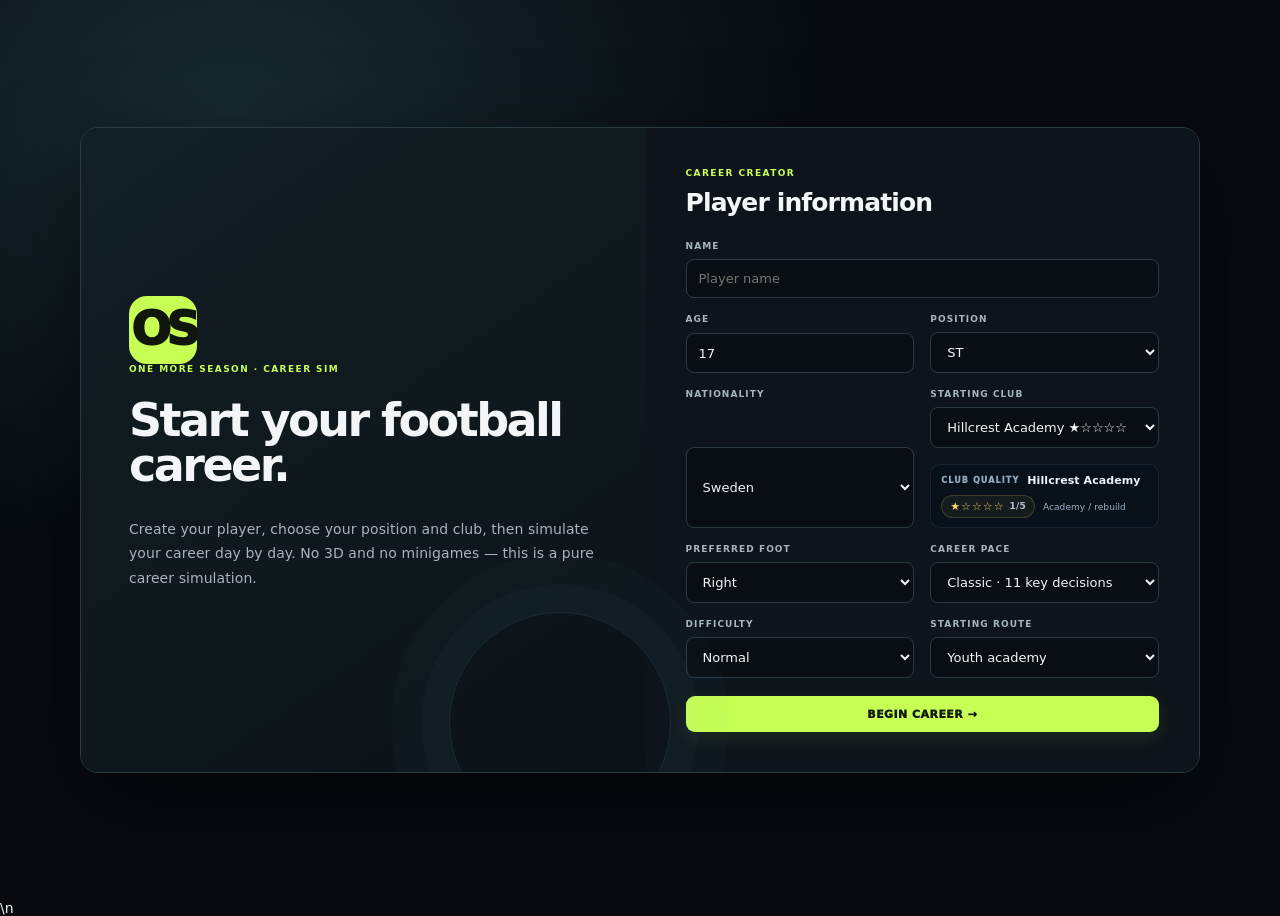
<file: index.html>
<!doctype html>
<html lang="sv">
<head>
<meta charset="utf-8"><meta name="viewport" content="width=device-width,initial-scale=1">
<title>ONE MORE SEASON — Career Sim</title>
<style>
:root{--bg:#030b14;--panel:#071827;--panel2:#0b2439;--line:#1d5579;--text:#f4f8ff;--muted:#8faec7;--blue:#4bb7ff;--green:#18d79b;--gold:#ffd45a}
*{box-sizing:border-box}html,body{margin:0;min-height:100%;font-family:Inter,system-ui,Arial;background:var(--bg);color:var(--text)}
body{background:radial-gradient(circle at 78% 0,#16496d 0,transparent 30%),linear-gradient(145deg,#020812,#071a2a 55%,#04101b)}
button,input,select{font:inherit}button{cursor:pointer}.hidden{display:none!important}
.creator{min-height:100vh;display:grid;place-items:center;padding:24px}.creatorCard{width:min(1050px,100%);display:grid;grid-template-columns:1fr 1fr;background:#061522;border:1px solid #245c82;border-radius:24px;overflow:hidden;box-shadow:0 30px 80px #0008}.intro{padding:48px;background:linear-gradient(150deg,#0b2c46,#06121e)}.os{font-size:68px;font-weight:950;letter-spacing:-5px}.intro h1{font-size:44px;line-height:1;margin:20px 0 12px}.intro p{color:#b7cee1;line-height:1.6}.form{padding:40px}.formGrid{display:grid;grid-template-columns:1fr 1fr;gap:12px}.field{display:grid;gap:6px}.full{grid-column:1/-1}.field label{font-size:11px;color:#8fb5cf;font-weight:800;text-transform:uppercase}.field input,.field select{padding:12px;border-radius:10px;border:1px solid #255773;background:#071a2a;color:white;outline:0}.start,.action{border:0;border-radius:11px;padding:13px;color:#fff;font-weight:900;background:linear-gradient(90deg,#087f69,#16d49b)}.start{width:100%;margin-top:18px}
.top{height:70px;display:flex;align-items:center;gap:16px;padding:0 24px;background:#030d18f5;border-bottom:1px solid #153a5a;position:sticky;top:0;z-index:10;backdrop-filter:blur(12px)}.logo{font-size:29px;font-weight:950}.brand{font-weight:900;line-height:1}.brand small{display:block;color:var(--muted);font-size:9px;letter-spacing:2px;margin-top:4px}.nav{display:flex;gap:3px;flex:1;overflow:auto;margin-left:20px}.nav button{border:0;background:transparent;color:#8eb0ca;padding:24px 12px;font-size:12px;font-weight:850;white-space:nowrap}.nav button.active{color:white;background:#0d304d;box-shadow:inset 0 -3px var(--blue)}.day{font-weight:900;text-align:right;white-space:nowrap}.day small{display:block;color:var(--muted);font-size:10px}.gear{font-size:18px}
main{max-width:1500px;margin:auto;padding:24px 28px 50px}.view{display:none}.view.active{display:block}.eyebrow{color:#79d0ff;font-weight:950;letter-spacing:1.8px;font-size:11px}.muted{color:var(--muted);font-size:12px}.hero{min-height:245px;border:1px solid #286a95;border-radius:20px;padding:28px;display:flex;align-items:flex-end;background:linear-gradient(90deg,#020c18fa,#041e34dd 55%,#092c43aa),radial-gradient(circle at 80%,#2a658c,#071a2b 65%);overflow:hidden}.hero h1{font-size:42px;margin:8px 0}.opponent{margin-left:auto;width:48%;padding:20px;border:1px solid #3479a7;border-radius:15px;background:#06192acc}.opponent strong{display:block;font-size:26px;margin:6px 0}.chips{display:flex;gap:8px;color:#9dcbeb;font-size:11px;flex-wrap:wrap}
.layout{display:grid;grid-template-columns:2fr 1fr;gap:18px;margin-top:18px}.panel{background:linear-gradient(145deg,#091e30f7,#05121ef7);border:1px solid #184b6e;border-radius:18px;padding:20px;box-shadow:0 14px 40px #0006}.panel h2{margin:0 0 4px;font-size:18px}.cards{display:grid;grid-template-columns:repeat(3,1fr);gap:12px;margin-top:18px}.card{padding:16px;border:1px solid #255a7d;border-radius:14px;background:#0a2237;min-height:150px}.card.active{border-color:var(--green);box-shadow:0 0 25px #13cb9625}.card h3{margin:7px 0}.action{width:100%;margin-top:18px}.secondary{background:#102d47;border:1px solid #28638c}.status{display:grid;gap:12px;margin-top:15px}.row{display:grid;grid-template-columns:75px 1fr 45px;gap:8px;align-items:center;font-size:12px}.bar{height:8px;background:#07131e;border-radius:20px;overflow:hidden}.bar i{display:block;height:100%;background:linear-gradient(90deg,#0bb982,#60e7c3)}.calendar{display:grid;grid-template-columns:repeat(4,1fr);gap:10px;margin-top:15px}.event{padding:14px;border:1px solid #205273;border-radius:13px;background:#071a2a;min-height:105px}.today{border-color:var(--green);background:#07352f}.news{display:grid;gap:6px;margin-top:12px}.news div{padding:11px;border-bottom:1px solid #17384f;color:#c8dcee}.danger{background:#4b1b25;border:1px solid #8b3a48;margin-top:18px}.toast{position:fixed;right:20px;bottom:20px;padding:13px 17px;border:1px solid #2a6d91;background:#071b2b;border-radius:11px;opacity:0;transform:translateY(10px);transition:.2s}.toast.show{opacity:1;transform:none}
@media(max-width:850px){.creatorCard{grid-template-columns:1fr}.layout{grid-template-columns:1fr}.opponent{width:52%}.cards{grid-template-columns:1fr}.calendar{grid-template-columns:1fr 1fr}}
@media(max-width:600px){.brand,.day{display:none}.hero{display:block;min-height:360px}.opponent{width:100%;margin-top:25px}.formGrid{grid-template-columns:1fr}.full{grid-column:auto}main{padding:14px}.calendar{grid-template-columns:1fr}.nav button{padding:24px 9px}}

/* Match engine v6 — clearer match feedback and career statistics */
.match-engine{display:grid;grid-template-columns:1.25fr 1fr;gap:16px;margin-top:18px}
.match-report{background:linear-gradient(130deg,#0b2a40,#071521);border:1px solid #286487;border-radius:18px;padding:20px}
.match-scoreline{display:flex;align-items:center;justify-content:space-between;gap:12px;margin:14px 0}
.match-team{flex:1;font-size:12px;font-weight:850;color:#c6dcee}
.match-team:last-child{text-align:right}
.match-score{font-size:34px;font-weight:950;letter-spacing:2px;white-space:nowrap}
.match-score .dash{color:#6f91aa;padding:0 5px}
.match-rating{display:inline-flex;align-items:center;gap:7px;background:#073b32;border:1px solid #168e70;border-radius:9px;padding:8px 11px;font-weight:900}
.match-stat-grid{display:grid;grid-template-columns:repeat(3,1fr);gap:9px}
.match-stat{background:#0a2234;border:1px solid #1d4c6a;border-radius:12px;padding:12px}
.match-stat b{display:block;font-size:22px;margin-top:5px}
.match-events{display:grid;gap:7px;margin-top:12px}
.match-event{padding:9px 10px;border-left:3px solid var(--green);background:#0a2234;border-radius:0 8px 8px 0;font-size:12px;color:#d5e6f4}
.match-event.dim{border-color:#3b6c8b}
.match-form{display:flex;gap:5px;flex-wrap:wrap;margin-top:10px}
.match-form span{font-size:10px;font-weight:900;padding:5px 8px;border-radius:6px;background:#102b40;color:#a9c5da}
.match-form .win{background:#0b493a;color:#7af0c7}.match-form .draw{background:#423a1a;color:#ffe08a}.match-form .loss{background:#49212b;color:#ffb6c0}
@media(max-width:850px){.match-engine{grid-template-columns:1fr}.match-stat-grid{grid-template-columns:repeat(3,1fr)}}
</style>
<link rel="stylesheet" href="visual-overhaul.css?v=20261021-2">
<link rel="stylesheet" href="transfer-center.css?v=20261024-1">
</head>
<body>
<section id="creator" class="creator"><div class="creatorCard"><div class="intro"><div class="os">OS</div><div class="eyebrow">ONE MORE SEASON · CAREER SIM</div><h1>Start your football career.</h1><p>Create your player, choose your position and club, then simulate your career day by day. No 3D and no minigames — this is a pure career simulation.</p></div><div class="form"><div class="eyebrow">CAREER CREATOR</div><h2>Player information</h2><div class="formGrid"><div class="field full"><label>Name</label><input id="name" placeholder="Player name"></div><div class="field"><label>Age</label><input id="age" type="number" min="16" max="40" value="17"></div><div class="field"><label>Position</label><select id="pos"><option>ST</option><option>CF</option><option>CAM</option><option>CM</option><option>LW</option><option>RW</option><option>LB</option><option>CB</option><option>RB</option><option>GK</option></select></div><div class="field"><label>Nationality</label><select id="nation"><option>Sweden</option><option>England</option><option>Spain</option><option>France</option><option>Brazil</option><option>Germany</option><option>Portugal</option><option>Argentina</option></select></div><div class="field"><label>Starting club</label><select id="club"><option>Hillcrest Academy</option><option>BK Häcken</option><option>Real Sociedad</option><option>Villarreal</option><option>Aston Villa</option></select></div><div class="field"><label>Preferred foot</label><select id="omsFoot"><option>Right</option><option>Left</option><option>Both</option></select></div><div class="field"><label>Career pace</label><select id="omsPace"><option value="classic">Classic · 11 key decisions</option><option value="quick">Quick · faster calendar</option><option value="immersive">Immersive · more story events</option></select></div><div class="field"><label>Difficulty</label><select id="omsDifficulty"><option value="normal">Normal</option><option value="hard">Hard</option><option value="legend">Legend</option></select></div><div class="field"><label>Starting route</label><select id="omsRoute"><option value="academy">Youth academy</option><option value="bench">First-team bench</option><option value="starter">First-team starter</option><option value="loan">Loan pathway</option></select></div></div><button class="start" onclick="beginCareer()">BEGIN CAREER →</button></div></div></section>
<div id="app" class="hidden"><header class="top"><div class="logo">OS</div><div class="brand">ONE MORE SEASON<small>CAREER SIM</small></div><nav id="nav" class="nav"></nav><div class="day">DAY <span id="day">1</span><small id="season">SEASON 1</small></div><button class="gear" id="omsSettingsButton" type="button" title="Career settings" aria-label="Open career settings">⚙</button></header><main>
<section id="home" class="view active"><div class="hero"><div><div class="eyebrow">SIMULATION CENTER</div><h1>Clear skies, bigger dreams.</h1><div class="muted">Build your career one decision at a time.</div></div><div class="opponent"><div class="eyebrow">NEXT OPPONENT</div><strong id="opp">Hillcrest Academy (H)</strong><div class="oms-matchup-ratings" id="omsMatchupRatings" aria-live="polite"></div><div class="chips"><span>LEAGUE</span><span>•</span><span>SIMULATION</span><span>•</span><span id="eventDay">DAY 1</span></div></div></div>

<div class="match-engine" id="omsMatchEngine">
<section class="match-report">
<div class="eyebrow">MATCH CENTRE · LIVE CAREER</div><h2 style="margin:7px 0 0">Last match report</h2>
<div class="match-scoreline"><div class="match-team" id="omsHomeName">Your club</div><div class="match-score"><span id="omsHomeScore">—</span><span class="dash">:</span><span id="omsAwayScore">—</span></div><div class="match-team" id="omsAwayName">Opponent</div></div>
<div style="display:flex;align-items:center;justify-content:space-between;gap:10px"><span class="muted" id="omsMatchSummary">Play your first match to create a report.</span><span class="match-rating" id="omsMatchRating">— / 10</span></div>
<div class="match-events" id="omsMatchEvents"><div class="match-event dim">Your match moments will appear here.</div></div>
</section>
<section class="panel">
<div class="eyebrow">CAREER PERFORMANCE</div><h2 style="margin:7px 0 14px">Season statistics</h2>
<div class="match-stat-grid">
<div class="match-stat"><span class="muted">Apps</span><b id="omsApps">0</b></div>
<div class="match-stat"><span class="muted">Goals</span><b id="omsGoals">0</b></div>
<div class="match-stat"><span class="muted">Assists</span><b id="omsAssists">0</b></div>
<div class="match-stat"><span class="muted">Avg rating</span><b id="omsAvgRating">—</b></div>
<div class="match-stat"><span class="muted">MOTM</span><b id="omsMotm">0</b></div>
<div class="match-stat"><span class="muted">Points</span><b id="omsPoints">0</b></div>
</div>
<div class="muted" style="margin-top:15px">Recent form</div><div class="match-form" id="omsForm"><span>Not played yet</span></div>
</section></div>
\n<div class="layout"><section class="panel"><h2>PLAYER CALENDAR</h2><div class="muted">Matches, training and career events.</div><div class="cards"><div class="card active"><div class="eyebrow">NEXT MATCH</div><h3 id="match">Hillcrest Academy (H)</h3><div class="muted">League · Day <span id="matchDay">1</span></div><button class="action" onclick="simulateMatch()">SIMULATE MATCH →</button></div><div class="card"><div class="eyebrow">TIME</div><h3>Simulate 3 Days</h3><div class="muted">Training, recovery and world events.</div><button class="action secondary" onclick="advance(3)">SIMULATE 3 DAYS →</button></div><div class="card"><div class="eyebrow">SEASON</div><h3>Next Season</h3><div class="muted">Skip the calendar to the next season without simulating every day.</div><button class="action secondary" onclick="advanceSeason()">ADVANCE TO NEXT SEASON →</button></div></div></section>
<section class="panel"><h2>PLAYER STATUS</h2><div class="muted" id="player">Your Player · ST</div><div class="status"><div class="row"><span>OVR</span><div class="bar"><i id="ovrb"></i></div><b id="ovr">67</b></div><div class="row"><span>Fitness</span><div class="bar"><i id="fitb"></i></div><b id="fit">92%</b></div><div class="row"><span>Morale</span><div class="bar"><i id="morb"></i></div><b id="mor">78%</b></div><div class="row"><span>Sharpness</span><div class="bar"><i id="sharpb"></i></div><b id="sharp">85%</b></div></div><button class="action danger" onclick="deleteCareer()">DELETE CAREER</button></section></div>
<div class="layout"><section class="panel"><h2>SEASON CALENDAR</h2><div class="calendar" id="calendar"></div></section><section class="panel"><h2>LATEST NEWS</h2><div class="muted">The football world changes while you simulate.</div><div class="news" id="news"></div></section></div></section>
<section id="squad" class="view"><div class="panel"><div class="eyebrow">SQUAD</div><h1>Club & Squad</h1><p class="muted">Your teammates, competition for places and squad status.</p><div class="news"><div>Starting XI · Competition for your position is active.</div><div>Manager · Your performances affect selection.</div><div>Squad · Fitness and sharpness influence minutes.</div></div></div></section>
<section id="transfers" class="view"><div class="panel"><div class="eyebrow">TRANSFERS</div><h1>Transfer Center</h1><p class="muted">Clubs can show interest as your reputation grows.</p><div class="news"><div>Transfer rumours will appear as the calendar advances.</div><div>Agent · Contract opportunities can develop over time.</div></div></div></section>
<section id="academy" class="view"><div class="panel"><div class="eyebrow">ACADEMY</div><h1>Academy</h1><p class="muted">Youth development and future prospects.</p></div></section>
<section id="development" class="view"><div class="panel"><div class="eyebrow">DEVELOPMENT CENTRE</div><h1>Build your player</h1><p class="muted">Choose a training plan. Every session trades energy for a different benefit, and your progress is saved with your career.</p><div class="cards"><div class="card"><div class="eyebrow">ATTACK</div><h3>Finishing &amp; movement</h3><p class="muted">Improve sharpness and your chance to grow as an attacker.</p><button class="action" onclick="omsTrainV6('attack')">TRAIN ATTACK →</button></div><div class="card"><div class="eyebrow">TACTICS</div><h3>Position &amp; decisions</h3><p class="muted">Build tactical development and manager trust.</p><button class="action secondary" onclick="omsTrainV6('tactics')">TRAIN TACTICS →</button></div><div class="card"><div class="eyebrow">RECOVERY</div><h3>Recovery session</h3><p class="muted">Restore fitness and protect your form.</p><button class="action secondary" onclick="omsTrainV6('recovery')">RECOVER →</button></div></div><div class="panel" style="margin-top:16px"><div class="eyebrow">TRAINING RECORD</div><h2 id="omsTrainingSummary">No training sessions yet.</h2><div class="muted" id="omsTrainingLog">Your training choices will appear here.</div></div></div></section>
<section id="agent" class="view"><div class="panel"><div class="eyebrow">AGENT</div><h1>Agent & Money</h1><p class="muted">Contracts, wages, bonuses and club opportunities.</p></div></section>
<section id="world" class="view"><div class="panel"><div class="eyebrow">WORLD</div><h1>Football World</h1><p class="muted">Transfers, injuries, managers and major football events.</p></div></section>
<section id="history" class="view"><div class="panel"><div class="eyebrow">HISTORY</div><h1>Career History</h1><p class="muted">Season results, awards and career legacy.</p></div></section>
<section id="journey" class="view"><div class="panel"><div class="eyebrow">THE JOURNEY · STORY MODE</div><h1>Every choice becomes a headline.</h1><p class="muted">30 nya karriärfunktioner inspirerade av karriärsimulator-idén: spelarprofil, val, konsekvenser och en berättelse som växer med dig.</p><div id="omsJourneyProfile" class="cards"></div><div class="layout"><section class="panel"><div class="eyebrow">NEXT CAREER DECISION</div><h2 id="omsJourneyTitle">Your story starts here</h2><p id="omsJourneyText" class="muted">Skapa din karriär för att börja fatta beslut.</p><div id="omsJourneyChoices" class="cards"></div></section><section class="panel"><div class="eyebrow">HEADLINES</div><h2>Career news</h2><div id="omsJourneyHeadlines" class="news"><div>Headlines will appear after your first decision.</div></div></section></div><div class="layout"><section class="panel"><div class="eyebrow">CAREER JOURNAL</div><h2>Journey log</h2><div id="omsJourneyLog" class="news"></div></section><section class="panel"><div class="eyebrow">30 JOURNEY SYSTEMS</div><h2>Features in this update</h2><div id="omsJourneyFeatures" class="news"></div></section></div></div></section></main><div id="toast" class="toast"></div></div>
<script>
const KEY='omsCareerStable3';let state=null;window.OMS_GET_STATE=()=>state;
const tabs=[['HOME','home'],['SQUAD','squad'],['TRANSFERS','transfers'],['ACADEMY','academy'],['DEVELOPMENT','development'],['AGENT','agent'],['WORLD','world'],['HISTORY','history'],['JOURNEY','journey']];
const nav=document.getElementById('nav');tabs.forEach(([name,id],i)=>{const b=document.createElement('button');b.textContent=name;b.onclick=()=>show(id,b);if(i===0)b.classList.add('active');nav.appendChild(b)});
function beginCareer(){const name=document.getElementById('name').value.trim();if(!name){alert('Skriv ett spelarnamn först.');return}state={name,age:+document.getElementById('age').value,pos:document.getElementById('pos').value,nation:document.getElementById('nation').value,club:document.getElementById('club').value,preferredFoot:document.getElementById('omsFoot')?.value||'Right',careerPace:document.getElementById('omsPace')?.value||'classic',difficulty:document.getElementById('omsDifficulty')?.value||'normal',startingRoute:document.getElementById('omsRoute')?.value||'academy',journeyDecision:0,journeyHeadlines:[],journeyLog:[],journeyFlags:{},day:1,nextMatchDay:1,season:1,ovr:67,fitness:92,morale:78,sharp:85,wins:0,draws:0,losses:0};save();openApp();render()}
function save(){localStorage.setItem(KEY,JSON.stringify(state))}function openApp(){document.getElementById('creator').classList.add('hidden');document.getElementById('app').classList.remove('hidden')}
function show(id,b){
 const target=document.getElementById(id);
 if(!target){toast('This page is not available yet.');return}
 document.querySelectorAll('.view').forEach(x=>x.classList.remove('active'));
 target.classList.add('active');
 const buttons=[...nav.querySelectorAll('button')];
 buttons.forEach(x=>x.classList.remove('active'));
 const tab=tabs.find(([name,viewId])=>viewId===id);
 const activeButton=b&&buttons.includes(b)?b:(tab?buttons.find(x=>x.textContent.trim()===tab[0]):null);
 if(activeButton)activeButton.classList.add('active');
}
function toast(s){const t=document.getElementById('toast');t.textContent=s;t.classList.add('show');clearTimeout(window.tt);window.tt=setTimeout(()=>t.classList.remove('show'),1800)}
function advance(n){if(!state){toast('Start a career first.');return}const days=Math.max(1,Math.min(365,Math.floor(Number(n)||1)));state.day+=days;state.fitness=Math.max(30,Math.min(100,state.fitness-days*.7+4));state.sharp=Math.max(30,Math.min(100,state.sharp+days*.5));state.morale=Math.max(20,Math.min(100,state.morale+(Math.random()>.5?2:-1)));checkSeason();save();render();toast('Calendar advanced '+days+' day'+(days===1?'':'s'))}
function simulateMatch(){const r=Math.random();if(r<.45)state.wins++;else if(r<.72)state.draws++;else state.losses++;state.day++;state.fitness=Math.max(35,state.fitness-7);state.sharp=Math.min(100,state.sharp+8);state.morale=Math.max(30,Math.min(100,state.morale+(r<.45?5:-2)));if(r>.86&&state.ovr<99)state.ovr++;checkSeason();save();render();toast(r<.45?'MATCH WON':'MATCH SIMULATED')}
function checkSeason(){if(state.day>300){state.season++;state.day=1;state.fitness=90;state.sharp=85;toast('NEW SEASON STARTED')}}
function advanceSeason(){if(!state){toast('Start a career first.');return}const currentDay=Math.max(1,Number(state.day)||1);const days=Math.max(1,301-currentDay);if(typeof window.advance==='function')window.advance(days);else advance(days)}
function deleteCareer(){if(confirm('Delete career and return to the first player setup page?')){localStorage.removeItem(KEY);state=null;location.reload()}}
function render(){document.getElementById('day').textContent=state.day;document.getElementById('season').textContent='SEASON '+state.season;document.getElementById('eventDay').textContent='DAY '+state.day;document.getElementById('matchDay').textContent=state.day;document.getElementById('player').textContent=state.name+' · '+state.pos+' · '+state.nation;document.getElementById('ovr').textContent=state.ovr;document.getElementById('ovrb').style.width=state.ovr+'%';[['fit',state.fitness],['mor',state.morale],['sharp',state.sharp]].forEach(([id,v])=>{document.getElementById(id).textContent=Math.round(v)+'%';document.getElementById(id+'b').style.width=v+'%'});document.getElementById('calendar').innerHTML=[0,3,6,9].map((n,i)=>'<div class="event '+(i===0?'today':'')+'"><b>DAY '+(state.day+n)+'</b><div class="muted" style="margin-top:8px">'+(['League match','Training','Fitness & recovery','Cup / away match'][i])+'</div></div>').join('');document.getElementById('news').innerHTML=['Transfer rumours heat up','Big club scouts are watching young talents','Champions League draw confirmed','Unexpected career event'].map((x,i)=>'<div>⚽ '+x+' <span class="muted">'+(i+1)+'h ago</span></div>').join('')}
try{state=JSON.parse(localStorage.getItem(KEY)||'null')}catch(e){state=null}if(state){openApp();render()}
</script><script id="oms-player-database">
const OMS_PLAYERS=[['Bukayo Saka','Arsenal','Premier League','RW',88],['Martin Ødegaard','Arsenal','Premier League','CAM',88],['Declan Rice','Arsenal','Premier League','CM',87],['William Saliba','Arsenal','Premier League','CB',87],['Gabriel Magalhães','Arsenal','Premier League','CB',86],['David Raya','Arsenal','Premier League','GK',85],['Gabriel Martinelli','Arsenal','Premier League','LW',84],['Cole Palmer','Chelsea','Premier League','CAM',87],['Moisés Caicedo','Chelsea','Premier League','CM',84],['Enzo Fernández','Chelsea','Premier League','CM',85],['Nicolas Jackson','Chelsea','Premier League','ST',82],['Wesley Fofana','Chelsea','Premier League','CB',80],['Reece James','Chelsea','Premier League','RB',84],['Mohamed Salah','Liverpool','Premier League','RW',90],['Virgil van Dijk','Liverpool','Premier League','CB',89],['Alisson','Liverpool','Premier League','GK',89],['Alexis Mac Allister','Liverpool','Premier League','CM',86],['Dominik Szoboszlai','Liverpool','Premier League','CM',84],['Florian Wirtz','Liverpool','Premier League','CAM',87],['Cody Gakpo','Liverpool','Premier League','LW',84],['Erling Haaland','Manchester City','Premier League','ST',91],['Rodri','Manchester City','Premier League','CM',90],['Phil Foden','Manchester City','Premier League','CAM',88],['Bernardo Silva','Manchester City','Premier League','CM',88],['Rúben Dias','Manchester City','Premier League','CB',89],['Ederson','Manchester City','Premier League','GK',88],['Josko Gvardiol','Manchester City','Premier League','CB',86],['Bruno Fernandes','Manchester United','Premier League','CAM',87],['Matthijs de Ligt','Manchester United','Premier League','CB',84],['Casemiro','Manchester United','Premier League','CM',82],['Amad Diallo','Manchester United','Premier League','RW',78],['Mason Mount','Manchester United','Premier League','CAM',79],['Lisandro Martínez','Manchester United','Premier League','CB',84],['Son Heung-min','Tottenham','Premier League','LW',86],['James Maddison','Tottenham','Premier League','CAM',85],['Cristian Romero','Tottenham','Premier League','CB',84],['Dejan Kulusevski','Tottenham','Premier League','RW',83],['Micky van de Ven','Tottenham','Premier League','CB',82],['Dominic Solanke','Tottenham','Premier League','ST',82],['Bruno Guimarães','Newcastle United','Premier League','CM',85],['Anthony Gordon','Newcastle United','Premier League','LW',82],['Sandro Tonali','Newcastle United','Premier League','CM',84],['Alexander Isak','Newcastle United','Premier League','ST',88],['Kieran Trippier','Newcastle United','Premier League','RB',80],['Nick Pope','Newcastle United','Premier League','GK',82],['Emiliano Martínez','Aston Villa','Premier League','GK',87],['Ollie Watkins','Aston Villa','Premier League','ST',84],['Youri Tielemans','Aston Villa','Premier League','CM',82],['Morgan Rogers','Aston Villa','Premier League','CAM',80],['Pau Torres','Aston Villa','Premier League','CB',82],['John McGinn','Aston Villa','Premier League','CM',81],['Kaoru Mitoma','Brighton','Premier League','LW',81],['João Pedro','Brighton','Premier League','ST',79],['Pervis Estupiñán','Brighton','Premier League','LB',79],['Lewis Dunk','Brighton','Premier League','CB',78],['Bart Verbruggen','Brighton','Premier League','GK',78],['Carlos Baleba','Brighton','Premier League','CM',80],['Jarrod Bowen','West Ham','Premier League','RW',81],['Lucas Paquetá','West Ham','Premier League','CAM',82],['Mohammed Kudus','West Ham','Premier League','RW',81],['Aaron Wan-Bissaka','West Ham','Premier League','RB',78],['Jean-Clair Todibo','West Ham','Premier League','CB',79],['Alphonse Areola','West Ham','Premier League','GK',78],['Eberechi Eze','Crystal Palace','Premier League','CAM',83],['Marc Guéhi','Crystal Palace','Premier League','CB',80],['Dean Henderson','Crystal Palace','Premier League','GK',79],['Ismaïla Sarr','Crystal Palace','Premier League','RW',78],['Adam Wharton','Crystal Palace','Premier League','CM',76],['Jean-Philippe Mateta','Crystal Palace','Premier League','ST',80],['Jordan Pickford','Everton','Premier League','GK',84],['Jarrad Branthwaite','Everton','Premier League','CB',79],['Dwight McNeil','Everton','Premier League','LW',77],['Iliman Ndiaye','Everton','Premier League','CF',78],['James Tarkowski','Everton','Premier League','CB',76],['Beto','Everton','Premier League','ST',75],['Morgan Gibbs-White','Nottingham Forest','Premier League','CAM',82],['Chris Wood','Nottingham Forest','Premier League','ST',79],['Murillo','Nottingham Forest','Premier League','CB',78],['Neco Williams','Nottingham Forest','Premier League','RB',75],['Callum Hudson-Odoi','Nottingham Forest','Premier League','LW',78],['Matz Sels','Nottingham Forest','Premier League','GK',77],['Antonee Robinson','Fulham','Premier League','LB',81],['Andreas Pereira','Fulham','Premier League','CAM',79],['Alex Iwobi','Fulham','Premier League','CM',78],['Raúl Jiménez','Fulham','Premier League','ST',78],['Bernd Leno','Fulham','Premier League','GK',80],['Joachim Andersen','Fulham','Premier League','CB',78],['Bryan Mbeumo','Brentford','Premier League','RW',82],['Yoane Wissa','Brentford','Premier League','ST',79],['Mathias Jensen','Brentford','Premier League','CM',77],['Mikkel Damsgaard','Brentford','Premier League','CAM',77],['Nathan Collins','Brentford','Premier League','CB',76],['Mark Flekken','Brentford','Premier League','GK',77],['Matheus Cunha','Wolves','Premier League','CF',82],['Jørgen Strand Larsen','Wolves','Premier League','ST',77],['Rayan Aït-Nouri','Wolves','Premier League','LB',79],['André','Wolves','Premier League','CM',77],['Toti Gomes','Wolves','Premier League','CB',75],['José Sá','Wolves','Premier League','GK',77],['Neto','Chelsea','Premier League','GK',80]];
const OMS_LEAGUES=[["Premier League","England"]];
const OMS_CLUBS=["Arsenal","Chelsea","Liverpool","Manchester City","Manchester United","Tottenham","Newcastle United","Aston Villa","Brighton","West Ham","Crystal Palace","Everton","Nottingham Forest","Fulham","Brentford","Wolves"];
window.OMS_PLAYERS=OMS_PLAYERS;window.OMS_LEAGUES=OMS_LEAGUES;window.OMS_CLUBS=OMS_CLUBS;
function omsPlayerDatabasePanel(){const view=document.getElementById('squad');if(!view)return;view.innerHTML='<div class="panel"><div class="eyebrow">PLAYER CAREER DATABASE</div><h1>'+OMS_PLAYERS.length+' PLAYERS · '+OMS_CLUBS.length+' CLUBS · '+OMS_LEAGUES.length+' LEAGUES</h1><p class="muted">Utökad Player Career-databas med spelare, klubbar och ligor från flera fotbollsländer.</p><div class="news"><div><b>'+OMS_PLAYERS.length+'</b> spelare</div><div><b>'+OMS_CLUBS.length+'</b> klubbar</div><div><b>'+OMS_LEAGUES.length+'</b> liga</div></div><div class="news" id="omsPlayersList"></div></div>';document.getElementById('omsPlayersList').innerHTML=OMS_PLAYERS.map(p=>'<div><b>'+p[0]+'</b> · '+p[1]+' · '+p[3]+' · OVR '+p[4]+'</div>').join('')}
omsPlayerDatabasePanel();
</script>
<script id="oms-player-career-market">
(function(){
  function renderCareerMarket(){
    const view=document.getElementById('transfers');
    if(!view || !window.OMS_PLAYERS) return;
    const current=((typeof window.OMS_GET_STATE==='function'?window.OMS_GET_STATE():window.state)||{}).club||'Your Club';
    const pool=[...OMS_PLAYERS].sort(()=>Math.random()-0.5).slice(0,12);
    view.innerHTML='<div class="panel"><div class="eyebrow">PLAYER CAREER · TRANSFER MARKET</div><h1>TRANSFER SHORTLIST</h1><p class="muted">Din agent följer spelare och klubbar i Premier League. Välj en spelare för scouting.</p><div class="news"><div><b>League:</b> Premier League</div><div><b>Your club:</b> '+current+'</div><div><b>Shortlist:</b> '+pool.length+' players</div></div><div class="news">'+pool.map((p,i)=>'<div style="display:flex;justify-content:space-between;gap:12px;align-items:center"><span><b>'+p[0]+'</b><br><span class="muted">'+p[1]+' · '+p[3]+' · OVR '+p[4]+'</span></span><button class="action" onclick="omsScoutPlayer('+i+')">SCOUT</button></div>').join('')+'</div><div id="omsScoutResult" class="muted" style="margin-top:12px">Select SCOUT to view a player report.</div></div>';
    window.omsMarketPool=pool;
  }
  window.omsScoutPlayer=function(i){
    const p=window.omsMarketPool&&window.omsMarketPool[i];
    if(!p) return;
    const el=document.getElementById('omsScoutResult');
    if(el) el.innerHTML='<b>SCOUT REPORT:</b> '+p[0]+' · '+p[3]+' · OVR '+p[4]+' · '+p[1]+'<br><span class="muted">Your agent has added this player to the shortlist. Transfer interest can develop as your career progresses.</span>';
  };
  const oldShow=window.show;
  window.show=function(id,b){
    oldShow(id,b);
    if(id==='transfers') renderCareerMarket();
  };
  setTimeout(renderCareerMarket,0);
})();
</script><script id="oms-career-season-stats">
(function(){
  function seasonStats(){
    const home=document.getElementById('home');
    if(!home || !window.OMS_PLAYERS) return;
    let box=document.getElementById('oms-season-stats');
    if(box)return;
    box=document.createElement('section');
    box.className='panel';
    box.id='oms-season-stats';
    box.innerHTML='<div class="eyebrow">PLAYER CAREER</div><h2>SEASON PERFORMANCE</h2><div class="cards"><div class="card"><div class="eyebrow">APPEARANCES</div><h3 id="omsApps">0</h3></div><div class="card"><div class="eyebrow">GOALS</div><h3 id="omsGoals">0</h3></div><div class="card"><div class="eyebrow">ASSISTS</div><h3 id="omsAssists">0</h3></div><div class="card"><div class="eyebrow">FORM</div><h3 id="omsForm">7.0</h3></div></div><p class="muted">Din säsongsstatistik följer med när du simulerar matcher.</p>';
    home.appendChild(box);
    refresh();
  }
  function refresh(){
    const s=typeof window.OMS_GET_STATE==='function'?window.OMS_GET_STATE():window.state;if(!s)return;
    const apps=s.apps||0, goals=s.goals||0, assists=s.assists||0;
    const a=document.getElementById('omsApps'),g=document.getElementById('omsGoals'),as=document.getElementById('omsAssists'),f=document.getElementById('omsForm');
    if(a)a.textContent=apps;if(g)g.textContent=goals;if(as)as.textContent=assists;
    if(f)f.textContent=(7+(s.morale||78)/100).toFixed(1);
  }
  const oldSim=window.simulateMatch;
  if(oldSim){
    window.simulateMatch=function(){
      oldSim();
      const active=typeof window.OMS_GET_STATE==='function'?window.OMS_GET_STATE():window.state;
      if(active){
        active.apps=(active.apps||0)+1;
        const r=Math.random();
        if(r<0.32)active.goals=(active.goals||0)+1;
        if(r<0.38)active.assists=(active.assists||0)+1;
        if(typeof save==='function')save();
      }
      refresh();
    };
  }
  const oldRender=window.render;
  if(oldRender)window.render=function(){oldRender();refresh()};
  setTimeout(seasonStats,50);
})();
</script><script id="oms-stability-fix">
(function(){
  function getSaved(){try{return JSON.parse(localStorage.getItem('omsCareerStable3')||'null')}catch(e){return null}}
  function syncPublicState(){
    const s=getSaved(); if(s) window.OMS_CURRENT_STATE=s;
  }
  syncPublicState();
  const oldSave=window.save;
  if(oldSave) window.save=function(){oldSave();syncPublicState()};
  const oldBegin=window.beginCareer;
  if(oldBegin) window.beginCareer=function(){oldBegin();syncPublicState()};
  const oldShow=window.show;
  if(oldShow) window.show=function(id,b){const out=oldShow(id,b);syncPublicState();return out};
})();
</script><script id="oms-career-history">
(function(){
  function addHistory(){
    const host=document.getElementById('history'); if(!host||document.getElementById('oms-career-timeline'))return;
    const box=document.createElement('section'); box.className='panel'; box.id='oms-career-timeline';
    box.innerHTML='<div class="eyebrow">PLAYER CAREER</div><h2>CAREER TIMELINE</h2><div id="omsTimeline"></div><p class="muted">Viktiga karriärhändelser sparas automatiskt.</p>';
    host.appendChild(box); renderHistory();
  }
  function renderHistory(){
    const el=document.getElementById('omsTimeline'); if(!el)return;
    let s=window.OMS_CURRENT_STATE; try{s=s||JSON.parse(localStorage.getItem('omsCareerStable3')||'null')}catch(e){}
    const events=(s&&s.careerEvents)||[];
    el.innerHTML=events.length?events.slice(-12).reverse().map(e=>'<div class="row"><strong>'+String(e.title||'Career event')+'</strong><span>'+String(e.detail||'')+'</span></div>').join(''):'<div class="muted">No career events yet.</div>';
  }
  function record(title,detail){
    let s;try{s=JSON.parse(localStorage.getItem('omsCareerStable3')||'null')}catch(e){return}
    if(!s)return;
    s.careerEvents=s.careerEvents||[];
    s.careerEvents.push({title,detail,day:s.day||1});
    s.careerEvents=s.careerEvents.slice(-30);
    localStorage.setItem('omsCareerStable3',JSON.stringify(s)); window.OMS_CURRENT_STATE=s; renderHistory();
  }
  window.OMS_RECORD_CAREER_EVENT=record;
  const oldShow=window.show;
  if(oldShow)window.show=function(id,b){const out=oldShow(id,b);if(id==='history')setTimeout(addHistory,0);return out};
  setTimeout(addHistory,80);
})();
</script><script src="realism.js"></script><script id="oms-persistent-shortlist">
(function(){
  const KEY='omsTransferShortlistV1';
  function load(){try{return JSON.parse(localStorage.getItem(KEY)||'[]')}catch(e){return[]}}
  function save(a){localStorage.setItem(KEY,JSON.stringify(a.slice(-20)))}
  function addPlayer(i){
    const p=window.OMS_PLAYERS&&window.OMS_PLAYERS[i]; if(!p)return;
    const item=Array.isArray(p)?{name:p[0],club:p[1],league:p[2],position:p[3],ovr:p[4]}:{name:p.name,club:p.club,league:p.league,position:p.position,ovr:p.ovr};
    const a=load();
    if(!a.some(x=>x.name===item.name)){a.push(item);save(a)}
    render();
    if(typeof window.toast==='function')window.toast(item.name+' added to shortlist');
  }
  function render(){
    const host=document.getElementById('transfers'); if(!host)return;
    let box=document.getElementById('oms-persistent-shortlist');
    if(!box){
      box=document.createElement('section'); box.className='panel'; box.id='oms-persistent-shortlist';
      host.appendChild(box);
    }
    const a=load();
    box.innerHTML='<div class="eyebrow">PLAYER CAREER</div><h2>MY TRANSFER SHORTLIST</h2>'+
      (a.length?a.map((p,i)=>'<div class="row"><strong>'+p.name+'</strong><span>'+p.position+' · '+p.ovr+' OVR · '+p.club+'</span></div>').join(''):'<p class="muted">Scout players in the Transfer Market to build your shortlist.</p>');
  }
  const oldScout=window.omsScoutPlayer;
  window.omsScoutPlayer=function(i){
    if(oldScout)oldScout(i);
    addPlayer(i);
  };
  const oldShow=window.show;
  if(oldShow)window.show=function(id,b){const out=oldShow(id,b);if(id==='transfers')setTimeout(render,20);return out};
  setTimeout(render,100);
})();
</script><script src="career-controls.js"></script>
<style id="oms-mega-ui">
:root{--cyan:#35c8ff;--violet:#7c6cff;--lime:#28e0a4}
body{background:radial-gradient(circle at 15% 0,#173e62 0,transparent 28%),radial-gradient(circle at 95% 20%,#20315d 0,transparent 25%),linear-gradient(145deg,#02060d,#061426 55%,#020811)}
.panel{position:relative;overflow:hidden;transition:transform .18s,border-color .18s,box-shadow .18s}
.panel:hover{border-color:#2b6f99;box-shadow:0 18px 50px #0008}
.panel:before{content:"";position:absolute;inset:0;pointer-events:none;background:linear-gradient(120deg,#35c8ff08,transparent 35%,#7c6cff08)}
.action{box-shadow:0 8px 22px #00c99522;transition:transform .15s,filter .15s}
.action:hover{transform:translateY(-2px);filter:brightness(1.12)}
.card{transition:transform .15s,border-color .15s}.card:hover{transform:translateY(-2px);border-color:#327da7}
.megaGrid{display:grid;grid-template-columns:repeat(4,1fr);gap:12px;margin-top:18px}
.megaStat{padding:15px;border:1px solid #255a7d;border-radius:14px;background:linear-gradient(145deg,#0b2740,#071727)}
.megaStat b{font-size:24px;display:block;margin-top:4px}
.megaSplit{display:grid;grid-template-columns:1.4fr 1fr;gap:18px;margin-top:18px}
.feedItem{padding:12px 0;border-bottom:1px solid #17384f}
.pill{display:inline-block;padding:5px 8px;border-radius:999px;background:#103652;border:1px solid #276789;color:#a9dcf8;font-size:10px;font-weight:900;margin:2px}
@media(max-width:900px){.megaGrid{grid-template-columns:1fr 1fr}.megaSplit{grid-template-columns:1fr}}
@media(max-width:600px){.megaGrid{grid-template-columns:1fr}}
</style>
<script id="oms-mega-upgrade">
(function(){
  const extraPlayers=[
    ['Lamine Yamal','Barcelona','La Liga','RW',89],['Pedri','Barcelona','La Liga','CM',88],['Raphinha','Barcelona','La Liga','LW',87],['Robert Lewandowski','Barcelona','La Liga','ST',89],
    ['Vinícius Júnior','Real Madrid','La Liga','LW',90],['Jude Bellingham','Real Madrid','La Liga','CAM',91],['Kylian Mbappé','Real Madrid','La Liga','ST',92],['Federico Valverde','Real Madrid','La Liga','CM',88],
    ['Antoine Griezmann','Atlético Madrid','La Liga','CF',88],['Julián Álvarez','Atlético Madrid','ST',87],['Nico Williams','Athletic Club','La Liga','LW',85],['Mikel Oyarzabal','Real Sociedad','La Liga','LW',84],
    ['Harry Kane','Bayern Munich','Bundesliga','ST',90],['Jamal Musiala','Bayern Munich','Bundesliga','CAM',89],['Michael Olise','Bayern Munich','Bundesliga','RW',87],['Joshua Kimmich','Bayern Munich','Bundesliga','CM',87],
    ['Florian Wirtz','Bayer Leverkusen','Bundesliga','CAM',87],['Jeremie Frimpong','Bayer Leverkusen','Bundesliga','RB',84],['Serhou Guirassy','Borussia Dortmund','Bundesliga','ST',84],['Julian Brandt','Borussia Dortmund','Bundesliga','CAM',83],
    ['Lautaro Martínez','Inter','Serie A','ST',89],['Nicolò Barella','Inter','Serie A','CM',87],['Alessandro Bastoni','Inter','Serie A','CB',87],['Hakan Çalhanoğlu','Inter','Serie A','CM',87],
    ['Rafael Leão','AC Milan','Serie A','LW',87],['Christian Pulisic','AC Milan','Serie A','RW',84],['Theo Hernández','AC Milan','Serie A','LB',86],['Mike Maignan','AC Milan','Serie A','GK',87],
    ['Dušan Vlahović','Juventus','Serie A','ST',84],['Kenan Yıldız','Juventus','Serie A','CAM',80],['Gianluigi Donnarumma','Paris Saint-Germain','Ligue 1','GK',89],['Achraf Hakimi','Paris Saint-Germain','Ligue 1','RB',88],
    ['Ousmane Dembélé','Paris Saint-Germain','Ligue 1','RW',90],['Khvicha Kvaratskhelia','Paris Saint-Germain','Ligue 1','LW',87],['Vitinha','Paris Saint-Germain','Ligue 1','CM',88],['Marquinhos','Paris Saint-Germain','Ligue 1','CB',86],
    ['Jonathan David','Lille','Ligue 1','ST',84],['Bradley Barcola','Paris Saint-Germain','Ligue 1','LW',85],['Mason Greenwood','Marseille','Ligue 1','RW',82],['Pierre-Emile Højbjerg','Marseille','Ligue 1','CM',82],
    ['Frenkie de Jong','Barcelona','La Liga','CM',87],['Dani Olmo','Barcelona','La Liga','CAM',84],['Rodrygo','Real Madrid','La Liga','RW',86],['Eduardo Camavinga','Real Madrid','La Liga','CM',85],
    ['Aurélien Tchouaméni','Real Madrid','La Liga','CM',85],['Thibaut Courtois','Real Madrid','La Liga','GK',89],['Ronald Araújo','Barcelona','La Liga','CB',86],['Pau Cubarsí','Barcelona','La Liga','CB',80],
    ['Victor Osimhen','Galatasaray','Other','ST',88],['Rasmus Højlund','Manchester United','Premier League','ST',81],['Leny Yoro','Manchester United','Premier League','CB',80],['João Neves','Paris Saint-Germain','Ligue 1','CM',84],
    ['Warren Zaïre-Emery','Paris Saint-Germain','Ligue 1','CM',82],['Xavi Simons','RB Leipzig','Bundesliga','CAM',84],['Benjamin Šeško','RB Leipzig','Bundesliga','ST',83],['Loïs Openda','RB Leipzig','Bundesliga','ST',84],
    ['Victor Boniface','Bayer Leverkusen','Bundesliga','ST',84],['Nico Schlotterbeck','Borussia Dortmund','Bundesliga','CB',84],['Lorenzo Pellegrini','Roma','Serie A','CAM',83],['Paulo Dybala','Roma','Serie A','CF',86],
    ['Khéphren Thuram','Juventus','Serie A','CM',81],['Federico Dimarco','Inter','Serie A','LB',86],['Romelu Lukaku','Napoli','Serie A','ST',84],['Scott McTominay','Napoli','Serie A','CM',82]
  ,
['Jules Koundé','Barcelona','La Liga','RB',86],['Ferran Torres','Barcelona','La Liga','LW',82],['Fermín López','Barcelona','La Liga','CM',81],['Alejandro Balde','Barcelona','La Liga','LB',83],['Dani Carvajal','Real Madrid','La Liga','RB',85],['Antonio Rüdiger','Real Madrid','La Liga','CB',88],['Éder Militão','Real Madrid','La Liga','CB',85],['Arda Güler','Real Madrid','La Liga','CAM',80],['Endrick','Real Madrid','La Liga','ST',78],['Jan Oblak','Atlético Madrid','La Liga','GK',88],['Marcos Llorente','Atlético Madrid','La Liga','CM',84],['Pablo Barrios','Atlético Madrid','La Liga','CM',79],['Unai Simón','Athletic Club','La Liga','GK',85],['Dani Vivian','Athletic Club','La Liga','CB',81],['Takefusa Kubo','Real Sociedad','La Liga','RW',84],['Martin Zubimendi','Real Sociedad','La Liga','CM',83],['Alexander Sørloth','Atlético Madrid','La Liga','ST',83],
    ['Dayot Upamecano','Bayern Munich','Bundesliga','CB',84],['Alphonso Davies','Bayern Munich','Bundesliga','LB',87],['Manuel Neuer','Bayern Munich','Bundesliga','GK',86],['Serge Gnabry','Bayern Munich','Bundesliga','RW',83],['Alejandro Grimaldo','Bayer Leverkusen','Bundesliga','LB',86],['Granit Xhaka','Bayer Leverkusen','Bundesliga','CM',85],['Edmond Tapsoba','Bayer Leverkusen','Bundesliga','CB',83],['Gregor Kobel','Borussia Dortmund','Bundesliga','GK',87],['Karim Adeyemi','Borussia Dortmund','Bundesliga','LW',82],['Nico Williams','RB Leipzig','Bundesliga','LW',79],['David Raum','RB Leipzig','Bundesliga','LB',82],['Loïs Openda','RB Leipzig','Bundesliga','ST',84],['Benjamin Henrichs','RB Leipzig','Bundesliga','RB',80],
    ['Hakan Çalhanoğlu','Inter','Serie A','CM',87],['Marcus Thuram','Inter','Serie A','ST',86],['Yann Sommer','Inter','Serie A','GK',85],['Denzel Dumfries','Inter','Serie A','RB',84],['Christian Pulisic','AC Milan','Serie A','RW',84],['Mike Maignan','AC Milan','Serie A','GK',87],['Fikayo Tomori','AC Milan','Serie A','CB',82],['Rafael Leão','AC Milan','Serie A','LW',88],['Dušan Vlahović','Juventus','Serie A','ST',84],['Kenan Yıldız','Juventus','Serie A','CF',81],['Bremer','Juventus','Serie A','CB',85],['Federico Chiesa','Juventus','Serie A','LW',83],['Romelu Lukaku','Napoli','Serie A','ST',84],['Stanislav Lobotka','Napoli','Serie A','CM',84],['Khvicha Kvaratskhelia','Napoli','Serie A','LW',87],['Paulo Dybala','Roma','Serie A','CF',86],['Mile Svilar','Roma','Serie A','GK',80],['Teun Koopmeiners','Juventus','Serie A','CM',84],
    ['Gianluigi Donnarumma','Paris Saint-Germain','Ligue 1','GK',89],['Bradley Barcola','Paris Saint-Germain','Ligue 1','LW',85],['Nuno Mendes','Paris Saint-Germain','Ligue 1','LB',85],['Désiré Doué','Paris Saint-Germain','Ligue 1','CAM',81],['Lucas Chevalier','Lille','Ligue 1','GK',82],['Jonathan David','Lille','Ligue 1','ST',84],['Pierre-Emerick Aubameyang','Marseille','Ligue 1','ST',81],['Mason Greenwood','Marseille','Ligue 1','RW',82],
    ['Bukayo Saka','Arsenal','Premier League','RW',88],['Kai Havertz','Arsenal','Premier League','ST',85],['Leandro Trossard','Arsenal','Premier League','LW',83],['Jurrien Timber','Arsenal','Premier League','RB',84],['Myles Lewis-Skelly','Arsenal','Premier League','LB',76],['Robert Sánchez','Chelsea','Premier League','GK',79],['Levi Colwill','Chelsea','Premier League','CB',81],['Pedro Neto','Chelsea','Premier League','RW',83],['João Félix','Chelsea','Premier League','CF',81],['Alexis Mac Allister','Liverpool','Premier League','CM',86],['Ibrahima Konaté','Liverpool','Premier League','CB',85],['Trent Alexander-Arnold','Liverpool','Premier League','RB',87],['Luis Díaz','Liverpool','Premier League','LW',86],['Darwin Núñez','Liverpool','Premier League','ST',82],['Savinho','Manchester City','Premier League','RW',82],['Rayan Cherki','Manchester City','Premier League','CAM',82],['Jeremy Doku','Manchester City','Premier League','LW',83],['Omar Marmoush','Manchester City','Premier League','ST',83],['Kobbie Mainoo','Manchester United','Premier League','CM',79],['Alejandro Garnacho','Manchester United','Premier League','LW',82],['Joshua Zirkzee','Manchester United','Premier League','ST',79],['Diogo Dalot','Manchester United','Premier League','RB',82],['Richarlison','Tottenham','Premier League','ST',81],['Brennan Johnson','Tottenham','Premier League','RW',82],['Pedro Porro','Tottenham','Premier League','RB',84],['Guglielmo Vicario','Tottenham','Premier League','GK',84],['Harvey Barnes','Newcastle United','Premier League','LW',81],['Tino Livramento','Newcastle United','Premier League','RB',80],['Anthony Elanga','Nottingham Forest','Premier League','RW',80],['Danilo','Nottingham Forest','Premier League','CM',79],['Morgan Gibbs-White','Nottingham Forest','Premier League','CAM',82],['Crysencio Summerville','West Ham','Premier League','LW',80],['Edson Álvarez','West Ham','Premier League','CDM',80],['Jean-Philippe Mateta','Crystal Palace','Premier League','ST',80],['Daichi Kamada','Crystal Palace','Premier League','CAM',79],['Dominic Calvert-Lewin','Everton','Premier League','ST',78],['Jack Harrison','Everton','Premier League','RW',77],['Emile Smith Rowe','Fulham','Premier League','CAM',80],['Harry Wilson','Fulham','Premier League','RW',78],['Kevin Schade','Brentford','Premier League','LW',78],['Vitaly Janelt','Brentford','Premier League','CM',77],['Hwang Hee-chan','Wolves','Premier League','ST',78],['Pablo Sarabia','Wolves','Premier League','RW',77],
    ['Mohamed Amoura','Wolfsburg','Bundesliga','ST',80],['Deniz Undav','VfB Stuttgart','Bundesliga','ST',82],['Chris Führich','VfB Stuttgart','Bundesliga','LW',81],['Hugo Ekitike','Eintracht Frankfurt','Bundesliga','ST',82],['Omar Marmoush','Eintracht Frankfurt','Bundesliga','ST',83],['Ritsu Doan','SC Freiburg','Bundesliga','RW',80],['Andrej Kramarić','Hoffenheim','Bundesliga','CF',82],['Jonathan Tah','Bayer Leverkusen','Bundesliga','CB',86],
    ['Mikel Merino','Arsenal','Premier League','CM',83],['Alexander Isak','Newcastle United','Premier League','ST',88],['Cole Palmer','Chelsea','Premier League','CAM',87],['Morgan Rogers','Aston Villa','Premier League','CAM',80],['Amadou Onana','Aston Villa','Premier League','CM',82],['Jhon Durán','Aston Villa','Premier League','ST',80],
    ['Frenkie de Jong','Barcelona','La Liga','CM',87],['Dani Olmo','Barcelona','La Liga','CAM',84],['Iñaki Williams','Athletic Club','La Liga','RW',82],['Isco','Real Betis','La Liga','CAM',84],['Antony','Real Betis','La Liga','RW',80],['Sergio Ramos','Monterrey','Liga MX','CB',82],
    ['Victor Osimhen','Galatasaray','Süper Lig','ST',88],['Mauro Icardi','Galatasaray','Süper Lig','ST',83],['Edin Džeko','Fenerbahçe','Süper Lig','ST',80],['Dušan Tadić','Fenerbahçe','Süper Lig','CAM',82],
    ['Cristiano Ronaldo','Al Nassr','Saudi Pro League','ST',87],['Sadio Mané','Al Nassr','Saudi Pro League','LW',82],['Riyad Mahrez','Al-Ahli','Saudi Pro League','RW',84],['Karim Benzema','Al-Ittihad','Saudi Pro League','ST',85],['Neymar Jr','Al-Hilal','Saudi Pro League','LW',86],['Aleksandar Mitrović','Al-Hilal','Saudi Pro League','ST',84],
    ['Lionel Messi','Inter Miami','MLS','RW',88],['Luis Suárez','Inter Miami','MLS','ST',82],['Son Heung-min','LAFC','MLS','LW',85],['Thomas Müller','Vancouver Whitecaps','MLS','CAM',82],
    ['Hulk','Atlético Mineiro','Brasileirão','ST',81],['Gerson','Flamengo','Brasileirão','CM',82],['Estevão','Palmeiras','Brasileirão','RW',78],['Endrick','Palmeiras','Brasileirão','ST',78],
    ['Kaoru Mitoma','Brighton','Premier League','LW',81],['Evan Ferguson','Brighton','Premier League','ST',78],['Pervis Estupiñán','Brighton','Premier League','LB',79],['Yankuba Minteh','Brighton','Premier League','RW',78],
    ['Viktor Gyökeres','Sporting CP','Primeira Liga','ST',87],['Pedro Gonçalves','Sporting CP','Primeira Liga','LW',83],['Ángel Di María','Benfica','Primeira Liga','RW',82],['Orkun Kökçü','Benfica','Primeira Liga','CM',82],['Galeno','Porto','Primeira Liga','LW',82]
  ];
  const extraClubs=['Barcelona','Real Madrid','Atlético Madrid','Athletic Club','Real Sociedad','Bayern Munich','Bayer Leverkusen','Borussia Dortmund','RB Leipzig','Inter','AC Milan','Juventus','Roma','Napoli','Paris Saint-Germain','Lille','Marseille','Wolfsburg','VfB Stuttgart','Eintracht Frankfurt','SC Freiburg','Hoffenheim','Real Betis','Galatasaray','Fenerbahçe','Al Nassr','Al-Ahli','Al-Ittihad','Al-Hilal','Inter Miami','LAFC','Vancouver Whitecaps','Atlético Mineiro','Flamengo','Palmeiras','Sporting CP','Benfica','Porto','Ajax','PSV Eindhoven','Feyenoord','Celtic','Rangers','Club Brugge','Anderlecht','Dinamo Zagreb','Red Bull Salzburg'];
  const extraLeagues=[['La Liga','Spain'],['Bundesliga','Germany'],['Serie A','Italy'],['Ligue 1','France'],['Süper Lig','Türkiye'],['Saudi Pro League','Saudi Arabia'],['MLS','USA/Canada'],['Brasileirão','Brazil'],['Primeira Liga','Portugal'],['Eredivisie','Netherlands'],['Scottish Premiership','Scotland'],['Belgian Pro League','Belgium'],['Austrian Bundesliga','Austria'],['Liga MX','Mexico']];
  const extraPlayerBatch4=[
    ["Iñaki Peña","Barcelona","La Liga","GK",82],
    ["Ander Astralaga","Barcelona","La Liga","GK",74],
    ["Eric García","Barcelona","La Liga","CB",78],
    ["Andreas Christensen","Barcelona","La Liga","CB",81],
    ["Gerard Martín","Barcelona","La Liga","CB",72],
    ["Gavi","Barcelona","La Liga","CM",81],
    ["Marc Bernal","Barcelona","La Liga","CM",80],
    ["Marc Casadó","Barcelona","La Liga","CM",83],
    ["Pau Víctor","Barcelona","La Liga","ST",84],
    ["Ansu Fati","Barcelona","La Liga","ST",72],
    ["Roony Bardghji","Barcelona","La Liga","ST",75],
    ["Abde Ezzalzouli","Barcelona","La Liga","ST",78],
    ["Vitor Roque","Barcelona","La Liga","ST",81],
    ["Andriy Lunin","Real Madrid","La Liga","GK",73],
    ["Fran González","Real Madrid","La Liga","GK",76],
    ["David Alaba","Real Madrid","La Liga","CB",77],
    ["Ferland Mendy","Real Madrid","La Liga","CB",80],
    ["Fran García","Real Madrid","La Liga","CB",83],
    ["Raúl Asencio","Real Madrid","La Liga","CB",74],
    ["Dani Ceballos","Real Madrid","La Liga","CM",79],
    ["Brahim Díaz","Real Madrid","La Liga","CM",82],
    ["Mario Martín","Real Madrid","La Liga","CM",72],
    ["Joselu","Real Madrid","La Liga","ST",74],
    ["Álvaro Rodríguez","Real Madrid","La Liga","ST",77],
    ["Nico Paz","Real Madrid","La Liga","ST",80],
    ["Gonzalo García","Real Madrid","La Liga","ST",83],
    ["Juan Musso","Atlético Madrid","La Liga","GK",77],
    ["Horatiu Moldovan","Atlético Madrid","La Liga","GK",80],
    ["José María Giménez","Atlético Madrid","La Liga","CB",75],
    ["Robin Le Normand","Atlético Madrid","La Liga","CB",78],
    ["César Azpilicueta","Atlético Madrid","La Liga","CB",81],
    ["Nahuel Molina","Atlético Madrid","La Liga","CB",72],
    ["Reinildo Mandava","Atlético Madrid","La Liga","CB",75],
    ["Javi Galán","Atlético Madrid","La Liga","CB",78],
    ["Koke","Atlético Madrid","La Liga","CM",74],
    ["Rodrigo De Paul","Atlético Madrid","La Liga","CM",77],
    ["Conor Gallagher","Atlético Madrid","La Liga","CM",73],
    ["Thomas Lemar","Atlético Madrid","La Liga","CM",76],
    ["Ángel Correa","Atlético Madrid","La Liga","ST",75],
    ["Samuel Lino","Atlético Madrid","La Liga","ST",78],
    ["Rodrigo Riquelme","Atlético Madrid","La Liga","ST",81],
    ["Giuliano Simeone","Atlético Madrid","La Liga","ST",84],
    ["Memphis Depay","Atlético Madrid","La Liga","ST",72],
    ["Sven Ulreich","Bayern Munich","Bundesliga","GK",75],
    ["Daniel Peretz","Bayern Munich","Bundesliga","GK",78],
    ["Kim Min-jae","Bayern Munich","Bundesliga","CB",76],
    ["Eric Dier","Bayern Munich","Bundesliga","CB",79],
    ["Raphaël Guerreiro","Bayern Munich","Bundesliga","CB",82],
    ["Sacha Boey","Bayern Munich","Bundesliga","CB",76],
    ["Leon Goretzka","Bayern Munich","Bundesliga","CM",72],
    ["Konrad Laimer","Bayern Munich","Bundesliga","CM",75],
    ["Aleksandar Pavlović","Bayern Munich","Bundesliga","CM",78],
    ["João Palhinha","Bayern Munich","Bundesliga","CM",81],
    ["Bryan Zaragoza","Bayern Munich","Bundesliga","CM",74],
    ["Kingsley Coman","Bayern Munich","Bundesliga","ST",85],
    ["Leroy Sané","Bayern Munich","Bundesliga","ST",76],
    ["Mathys Tel","Bayern Munich","Bundesliga","ST",79],
    ["Arijon Ibrahimović","Bayern Munich","Bundesliga","ST",82],
    ["Nestory Irankunda","Bayern Munich","Bundesliga","ST",85],
    ["Alexander Meyer","Borussia Dortmund","Bundesliga","GK",82],
    ["Niklas Süle","Borussia Dortmund","Bundesliga","CB",80],
    ["Waldemar Anton","Borussia Dortmund","Bundesliga","CB",83],
    ["Ramy Bensebaini","Borussia Dortmund","Bundesliga","CB",74],
    ["Julian Ryerson","Borussia Dortmund","Bundesliga","CB",77],
    ["Yan Couto","Borussia Dortmund","Bundesliga","CB",80],
    ["Emre Can","Borussia Dortmund","Bundesliga","CM",76],
    ["Pascal Groß","Borussia Dortmund","Bundesliga","CM",79],
    ["Marcel Sabitzer","Borussia Dortmund","Bundesliga","CM",82],
    ["Felix Nmecha","Borussia Dortmund","Bundesliga","CM",72],
    ["Salih Özcan","Borussia Dortmund","Bundesliga","CM",75],
    ["Giovanni Reyna","Borussia Dortmund","Bundesliga","CM",78],
    ["Maximilian Beier","Borussia Dortmund","Bundesliga","ST",77],
    ["Donyell Malen","Borussia Dortmund","Bundesliga","ST",80],
    ["Jamie Gittens","Borussia Dortmund","Bundesliga","ST",83],
    ["Julien Duranville","Borussia Dortmund","Bundesliga","ST",86],
    ["Youssoufa Moukoko","Borussia Dortmund","Bundesliga","ST",74],
    ["Lukas Hradecky","Bayer Leverkusen","Bundesliga","GK",78],
    ["Matej Kovar","Bayer Leverkusen","Bundesliga","GK",81],
    ["Piero Hincapié","Bayer Leverkusen","Bundesliga","CB",82],
    ["Odilon Kossounou","Bayer Leverkusen","Bundesliga","CB",73],
    ["Arthur","Bayer Leverkusen","Bundesliga","CB",76],
    ["Robert Andrich","Bayer Leverkusen","Bundesliga","CM",78],
    ["Exequiel Palacios","Bayer Leverkusen","Bundesliga","CM",81],
    ["Jonas Hofmann","Bayer Leverkusen","Bundesliga","CM",84],
    ["Aleix García","Bayer Leverkusen","Bundesliga","CM",74],
    ["Nathan Tella","Bayer Leverkusen","Bundesliga","CM",77],
    ["Patrik Schick","Bayer Leverkusen","Bundesliga","ST",73],
    ["Amine Adli","Bayer Leverkusen","Bundesliga","ST",79],
    ["Martin Terrier","Bayer Leverkusen","Bundesliga","ST",82],
    ["Ibrahim Maza","Bayer Leverkusen","Bundesliga","ST",73],
    ["Péter Gulácsi","RB Leipzig","Bundesliga","GK",83],
    ["Maarten Vandevoordt","RB Leipzig","Bundesliga","GK",75],
    ["Willi Orbán","RB Leipzig","Bundesliga","CB",82],
    ["Castello Lukeba","RB Leipzig","Bundesliga","CB",73],
    ["Mohamed Simakan","RB Leipzig","Bundesliga","CB",76],
    ["Lukas Klostermann","RB Leipzig","Bundesliga","CB",73],
    ["Xaver Schlager","RB Leipzig","Bundesliga","CM",82],
    ["Amadou Haidara","RB Leipzig","Bundesliga","CM",72],
    ["Kevin Kampl","RB Leipzig","Bundesliga","CM",75],
    ["Nicolas Seiwald","RB Leipzig","Bundesliga","CM",78],
    ["Christoph Baumgartner","RB Leipzig","Bundesliga","CM",81],
    ["Assan Ouédraogo","RB Leipzig","Bundesliga","CM",84],
    ["Yussuf Poulsen","RB Leipzig","Bundesliga","ST",73],
    ["Antonio Nusa","RB Leipzig","Bundesliga","ST",76],
    ["André Silva","RB Leipzig","Bundesliga","ST",79],
    ["Tidiam Gomis","RB Leipzig","Bundesliga","ST",82],
    ["Josep Martínez","Inter","Serie A","GK",81],
    ["Francesco Acerbi","Inter","Serie A","CB",77],
    ["Stefan de Vrij","Inter","Serie A","CB",80],
    ["Yann Bisseck","Inter","Serie A","CB",83],
    ["Benjamin Pavard","Inter","Serie A","CB",74],
    ["Matteo Darmian","Inter","Serie A","CB",77],
    ["Carlos Augusto","Inter","Serie A","CB",80],
    ["Henrikh Mkhitaryan","Inter","Serie A","CM",77],
    ["Davide Frattesi","Inter","Serie A","CM",80],
    ["Piotr Zieliński","Inter","Serie A","CM",83],
    ["Kristjan Asllani","Inter","Serie A","CM",73],
    ["Tajon Buchanan","Inter","Serie A","CM",79],
    ["Mehdi Taremi","Inter","Serie A","ST",80],
    ["Marko Arnautović","Inter","Serie A","ST",83],
    ["Joaquín Correa","Inter","Serie A","ST",86],
    ["Valentin Carboni","Inter","Serie A","ST",74],
    ["Sebastiano Esposito","Inter","Serie A","ST",77],
    ["Marco Sportiello","AC Milan","Serie A","GK",81],
    ["Lorenzo Torriani","AC Milan","Serie A","GK",73],
    ["Malick Thiaw","AC Milan","Serie A","CB",83],
    ["Matteo Gabbia","AC Milan","Serie A","CB",74],
    ["Strahinja Pavlović","AC Milan","Serie A","CB",77],
    ["Emerson Royal","AC Milan","Serie A","CB",80],
    ["Davide Calabria","AC Milan","Serie A","CB",83],
    ["Yunus Musah","AC Milan","Serie A","CM",80],
    ["Ruben Loftus-Cheek","AC Milan","Serie A","CM",83],
    ["Tijjani Reijnders","AC Milan","Serie A","CM",73],
    ["Ismaël Bennacer","AC Milan","Serie A","CM",76],
    ["Yacine Adli","AC Milan","Serie A","CM",79],
    ["Kevin Zeroli","AC Milan","Serie A","CM",82],
    ["Álvaro Morata","AC Milan","Serie A","ST",80],
    ["Noah Okafor","AC Milan","Serie A","ST",83],
    ["Samuel Chukwueze","AC Milan","Serie A","ST",86],
    ["Tammy Abraham","AC Milan","Serie A","ST",74],
    ["Luka Jović","AC Milan","Serie A","ST",77],
    ["Francesco Camarda","AC Milan","Serie A","ST",80],
    ["Mattia Perin","Juventus","Serie A","GK",81],
    ["Carlo Pinsoglio","Juventus","Serie A","GK",73],
    ["Federico Gatti","Juventus","Serie A","CB",74],
    ["Pierre Kalulu","Juventus","Serie A","CB",77],
    ["Andrea Cambiaso","Juventus","Serie A","CB",80],
    ["Juan Cabal","Juventus","Serie A","CB",83],
    ["Manuel Locatelli","Juventus","Serie A","CM",80],
    ["Weston McKennie","Juventus","Serie A","CM",83],
    ["Douglas Luiz","Juventus","Serie A","CM",73],
    ["Nicolò Fagioli","Juventus","Serie A","CM",79],
    ["Arkadiusz Milik","Juventus","Serie A","ST",80],
    ["Timothy Weah","Juventus","Serie A","ST",83],
    ["Samuel Mbangula","Juventus","Serie A","ST",86],
    ["Francisco Conceição","Juventus","Serie A","ST",74],
    ["Nicolás González","Juventus","Serie A","ST",77],
    ["Dusan Vlahovic","Juventus","Serie A","ST",80],
    ["Pierluigi Gollini","Roma","Serie A","GK",80],
    ["Gianluca Mancini","Roma","Serie A","CB",76],
    ["Evan Ndicka","Roma","Serie A","CB",79],
    ["Mario Hermoso","Roma","Serie A","CB",82],
    ["Angeliño","Roma","Serie A","CB",73],
    ["Zeki Çelik","Roma","Serie A","CB",76],
    ["Saud Abdulhamid","Roma","Serie A","CB",79],
    ["Bryan Cristante","Roma","Serie A","CM",76],
    ["Leandro Paredes","Roma","Serie A","CM",82],
    ["Edoardo Bove","Roma","Serie A","CM",72],
    ["Niccolò Pisilli","Roma","Serie A","CM",75],
    ["Enzo Le Fée","Roma","Serie A","CM",78],
    ["Artem Dovbyk","Roma","Serie A","ST",79],
    ["Stephan El Shaarawy","Roma","Serie A","ST",82],
    ["Matías Soulé","Roma","Serie A","ST",85],
    ["Eldor Shomurodov","Roma","Serie A","ST",73],
    ["Tommaso Baldanzi","Roma","Serie A","ST",76],
    ["Alex Meret","Napoli","Serie A","GK",79],
    ["Nikita Contini","Napoli","Serie A","GK",82],
    ["Amir Rrahmani","Napoli","Serie A","CB",78],
    ["Alessandro Buongiorno","Napoli","Serie A","CB",81],
    ["Mathías Olivera","Napoli","Serie A","CB",72],
    ["Giovanni Di Lorenzo","Napoli","Serie A","CB",75],
    ["Leonardo Spinazzola","Napoli","Serie A","CB",78],
    ["Pasquale Mazzocchi","Napoli","Serie A","CB",81],
    ["André-Frank Zambo Anguissa","Napoli","Serie A","CM",81],
    ["Billy Gilmour","Napoli","Serie A","CM",84],
    ["Michael Folorunsho","Napoli","Serie A","CM",77],
    ["Jesper Lindstrøm","Napoli","Serie A","CM",80],
    ["Giovanni Simeone","Napoli","Serie A","ST",81],
    ["Cyril Ngonge","Napoli","Serie A","ST",84],
    ["David Neres","Napoli","Serie A","ST",72],
    ["Matteo Politano","Napoli","Serie A","ST",75],
    ["Giacomo Raspadori","Napoli","Serie A","ST",78],
    ["Matvey Safonov","Paris Saint-Germain","Ligue 1","GK",81],
    ["Arnau Tenas","Paris Saint-Germain","Ligue 1","GK",73],
    ["Lucas Hernández","Paris Saint-Germain","Ligue 1","CB",79],
    ["Presnel Kimpembe","Paris Saint-Germain","Ligue 1","CB",82],
    ["Lucas Beraldo","Paris Saint-Germain","Ligue 1","CB",73],
    ["Milan Škriniar","Paris Saint-Germain","Ligue 1","CB",79],
    ["Yoram Zague","Paris Saint-Germain","Ligue 1","CB",82],
    ["Fabián Ruiz","Paris Saint-Germain","Ligue 1","CM",84],
    ["Carlos Soler","Paris Saint-Germain","Ligue 1","CM",74],
    ["Senny Mayulu","Paris Saint-Germain","Ligue 1","CM",77],
    ["Lee Kang-in","Paris Saint-Germain","Ligue 1","CM",80],
    ["Gonçalo Ramos","Paris Saint-Germain","Ligue 1","ST",79],
    ["Marco Asensio","Paris Saint-Germain","Ligue 1","ST",82],
    ["Randal Kolo Muani","Paris Saint-Germain","Ligue 1","ST",73],
    ["Ibrahim Mbaye","Paris Saint-Germain","Ligue 1","ST",76],
    ["Gerónimo Rulli","Marseille","Ligue 1","GK",82],
    ["Jeffrey de Lange","Marseille","Ligue 1","GK",74],
    ["Leonardo Balerdi","Marseille","Ligue 1","CB",81],
    ["Chancel Mbemba","Marseille","Ligue 1","CB",72],
    ["Derek Cornelius","Marseille","Ligue 1","CB",75],
    ["Quentin Merlin","Marseille","Ligue 1","CB",78],
    ["Amir Murillo","Marseille","Ligue 1","CB",81],
    ["Lilían Brassier","Marseille","Ligue 1","CB",72],
    ["Valentin Rongier","Marseille","Ligue 1","CM",84],
    ["Geoffrey Kondogbia","Marseille","Ligue 1","CM",74],
    ["Ismaël Koné","Marseille","Ligue 1","CM",77],
    ["Adrien Rabiot","Marseille","Ligue 1","CM",80],
    ["Bilal Nadir","Marseille","Ligue 1","CM",83],
    ["Amine Harit","Marseille","Ligue 1","ST",84],
    ["Jonathan Rowe","Marseille","Ligue 1","ST",72],
    ["Elye Wahi","Marseille","Ligue 1","ST",75],
    ["Luis Henrique","Marseille","Ligue 1","ST",78],
    ["Faris Moumbagna","Marseille","Ligue 1","ST",81],
    ["Anatoliy Trubin","Benfica","Primeira Liga","GK",80],
    ["Samuel Soares","Benfica","Primeira Liga","GK",83],
    ["Nicolás Otamendi","Benfica","Primeira Liga","CB",79],
    ["António Silva","Benfica","Primeira Liga","CB",82],
    ["Álvaro Carreras","Benfica","Primeira Liga","CB",73],
    ["Alexander Bah","Benfica","Primeira Liga","CB",76],
    ["Tomás Araújo","Benfica","Primeira Liga","CB",79],
    ["Jan-Niklas Beste","Benfica","Primeira Liga","CB",82],
    ["Florentino Luís","Benfica","Primeira Liga","CM",79],
    ["João Mário","Benfica","Primeira Liga","CM",72],
    ["Renato Sanches","Benfica","Primeira Liga","CM",75],
    ["Leandro Barreiro","Benfica","Primeira Liga","CM",78],
    ["Fredrik Aursnes","Benfica","Primeira Liga","CM",81],
    ["Vangelis Pavlidis","Benfica","Primeira Liga","ST",79],
    ["Kerem Aktürkoğlu","Benfica","Primeira Liga","ST",85],
    ["Andreas Schjelderup","Benfica","Primeira Liga","ST",73],
    ["Arthur Cabral","Benfica","Primeira Liga","ST",76],
    ["Benjamín Rollheiser","Benfica","Primeira Liga","ST",79],
    ["Diogo Costa","Porto","Primeira Liga","GK",78],
    ["Cláudio Ramos","Porto","Primeira Liga","GK",81],
    ["Pepe","Porto","Primeira Liga","CB",77],
    ["Otávio","Porto","Primeira Liga","CB",80],
    ["Zé Pedro","Porto","Primeira Liga","CB",83],
    ["Martim Fernandes","Porto","Primeira Liga","CB",74],
    ["Francisco Moura","Porto","Primeira Liga","CB",77],
    ["Wendell","Porto","Primeira Liga","CB",80],
    ["Alan Varela","Porto","Primeira Liga","CM",77],
    ["Stephen Eustáquio","Porto","Primeira Liga","CM",80],
    ["Nico González","Porto","Primeira Liga","CM",83],
    ["Marko Grujić","Porto","Primeira Liga","CM",73],
    ["André Franco","Porto","Primeira Liga","CM",76],
    ["Rodrigo Mora","Porto","Primeira Liga","CM",79],
    ["Evanilson","Porto","Primeira Liga","ST",77],
    ["Pepê","Porto","Primeira Liga","ST",83],
    ["Danny Namaso","Porto","Primeira Liga","ST",86],
    ["Gonçalo Borges","Porto","Primeira Liga","ST",74],
    ["Deniz Gül","Porto","Primeira Liga","ST",77],
    ["Franco Israel","Sporting CP","Primeira Liga","GK",73],
    ["Diego Callai","Sporting CP","Primeira Liga","GK",76],
    ["Gonçalo Inácio","Sporting CP","Primeira Liga","CB",83],
    ["Ousmane Diomande","Sporting CP","Primeira Liga","CB",74],
    ["Matheus Reis","Sporting CP","Primeira Liga","CB",77],
    ["Iván Fresneda","Sporting CP","Primeira Liga","CB",80],
    ["Eduardo Quaresma","Sporting CP","Primeira Liga","CB",83],
    ["Jeremiah St. Juste","Sporting CP","Primeira Liga","CB",74],
    ["Hidemasa Morita","Sporting CP","Primeira Liga","CM",83],
    ["Morten Hjulmand","Sporting CP","Primeira Liga","CM",73],
    ["Daniel Bragança","Sporting CP","Primeira Liga","CM",76],
    ["Georgios Vagiannidis","Sporting CP","Primeira Liga","CM",82],
    ["Koba Koindredi","Sporting CP","Primeira Liga","CM",72],
    ["Francisco Trincão","Sporting CP","Primeira Liga","ST",86],
    ["Marcus Edwards","Sporting CP","Primeira Liga","ST",74],
    ["Geny Catamo","Sporting CP","Primeira Liga","ST",77],
    ["Conrad Harder","Sporting CP","Primeira Liga","ST",80],
    ["Rafael Nel","Sporting CP","Primeira Liga","ST",83],
    ["Remko Pasveer","Ajax","Eredivisie","GK",77],
    ["Jay Gorter","Ajax","Eredivisie","GK",80],
    ["Josip Šutalo","Ajax","Eredivisie","CB",76],
    ["Jorrel Hato","Ajax","Eredivisie","CB",79],
    ["Devyne Rensch","Ajax","Eredivisie","CB",82],
    ["Youri Baas","Ajax","Eredivisie","CB",73],
    ["Anton Gaaei","Ajax","Eredivisie","CB",76],
    ["Owen Wijndal","Ajax","Eredivisie","CB",79],
    ["Kenneth Taylor","Ajax","Eredivisie","CM",76],
    ["Jordan Henderson","Ajax","Eredivisie","CM",79],
    ["Davy Klaassen","Ajax","Eredivisie","CM",82],
    ["Branco van den Boomen","Ajax","Eredivisie","CM",72],
    ["Kian Fitz-Jim","Ajax","Eredivisie","CM",75],
    ["Silvano Vos","Ajax","Eredivisie","CM",78],
    ["Brian Brobbey","Ajax","Eredivisie","ST",76],
    ["Steven Berghuis","Ajax","Eredivisie","ST",79],
    ["Chuba Akpom","Ajax","Eredivisie","ST",82],
    ["Wout Weghorst","Ajax","Eredivisie","ST",85],
    ["Mika Godts","Ajax","Eredivisie","ST",73],
    ["Christian Rasmussen","Ajax","Eredivisie","ST",76],
    ["Walter Benítez","PSV Eindhoven","Eredivisie","GK",75],
    ["Joël Drommel","PSV Eindhoven","Eredivisie","GK",78],
    ["Olivier Boscagli","PSV Eindhoven","Eredivisie","CB",73],
    ["Armando Obispo","PSV Eindhoven","Eredivisie","CB",76],
    ["Sergiño Dest","PSV Eindhoven","Eredivisie","CB",79],
    ["Mauro Júnior","PSV Eindhoven","Eredivisie","CB",82],
    ["Richard Ledezma","PSV Eindhoven","Eredivisie","CB",73],
    ["Adamo Nagalo","PSV Eindhoven","Eredivisie","CB",76],
    ["Jerdy Schouten","PSV Eindhoven","Eredivisie","CM",72],
    ["Joey Veerman","PSV Eindhoven","Eredivisie","CM",75],
    ["Guus Til","PSV Eindhoven","Eredivisie","CM",78],
    ["Ismael Saibari","PSV Eindhoven","Eredivisie","CM",81],
    ["Malik Tillman","PSV Eindhoven","Eredivisie","CM",84],
    ["Tygo Land","PSV Eindhoven","Eredivisie","CM",74],
    ["Luuk de Jong","PSV Eindhoven","Eredivisie","ST",85],
    ["Hirving Lozano","PSV Eindhoven","Eredivisie","ST",73],
    ["Noa Lang","PSV Eindhoven","Eredivisie","ST",76],
    ["Couhaib Driouech","PSV Eindhoven","Eredivisie","ST",79],
    ["Ricardo Pepi","PSV Eindhoven","Eredivisie","ST",82],
    ["Johan Bakayoko","PSV Eindhoven","Eredivisie","ST",85],
    ["Justin Bijlow","Feyenoord","Eredivisie","GK",82],
    ["Timon Wellenreuther","Feyenoord","Eredivisie","GK",74],
    ["David Hancko","Feyenoord","Eredivisie","CB",81],
    ["Gernot Trauner","Feyenoord","Eredivisie","CB",72],
    ["Thomas Beelen","Feyenoord","Eredivisie","CB",75],
    ["Bart Nieuwkoop","Feyenoord","Eredivisie","CB",78],
    ["Gijs Smal","Feyenoord","Eredivisie","CB",81],
    ["Jordan Lotomba","Feyenoord","Eredivisie","CB",72],
    ["Quinten Timber","Feyenoord","Eredivisie","CM",81],
    ["Antoni Milambo","Feyenoord","Eredivisie","CM",84],
    ["In-beom Hwang","Feyenoord","Eredivisie","CM",74],
    ["Ramiz Zerrouki","Feyenoord","Eredivisie","CM",77],
    ["Calvin Stengs","Feyenoord","Eredivisie","CM",80],
    ["Jakub Moder","Feyenoord","Eredivisie","CM",83],
    ["Ayase Ueda","Feyenoord","Eredivisie","ST",81],
    ["Igor Paixão","Feyenoord","Eredivisie","ST",84],
    ["Anis Hadj Moussa","Feyenoord","Eredivisie","ST",72],
    ["Leo Sauer","Feyenoord","Eredivisie","ST",75],
    ["Ibrahim Osman","Feyenoord","Eredivisie","ST",78],
    ["Santiago Giménez","Feyenoord","Eredivisie","ST",81],
    ["Fernando Muslera","Galatasaray","Süper Lig","GK",73],
    ["Günay Güvenç","Galatasaray","Süper Lig","GK",76],
    ["Davinson Sánchez","Galatasaray","Süper Lig","CB",83],
    ["Abdülkerim Bardakcı","Galatasaray","Süper Lig","CB",74],
    ["Kaan Ayhan","Galatasaray","Süper Lig","CB",77],
    ["Ismail Jakobs","Galatasaray","Süper Lig","CB",80],
    ["Elias Jelert","Galatasaray","Süper Lig","CB",83],
    ["Metehan Baltacı","Galatasaray","Süper Lig","CB",74],
    ["Lucas Torreira","Galatasaray","Süper Lig","CM",83],
    ["Gabriel Sara","Galatasaray","Süper Lig","CM",73],
    ["Berkan Kutlu","Galatasaray","Süper Lig","CM",76],
    ["Kerem Demirbay","Galatasaray","Süper Lig","CM",79],
    ["Yunus Akgün","Galatasaray","Süper Lig","CM",82],
    ["Eyüp Aydın","Galatasaray","Süper Lig","CM",72],
    ["Dries Mertens","Galatasaray","Süper Lig","ST",74],
    ["Barış Alper Yılmaz","Galatasaray","Süper Lig","ST",77],
    ["Hakim Ziyech","Galatasaray","Süper Lig","ST",80],
    ["Michy Batshuayi","Galatasaray","Süper Lig","ST",83],
    ["Dominik Livaković","Fenerbahçe","Süper Lig","GK",83],
    ["İrfan Can Eğribayat","Fenerbahçe","Süper Lig","GK",75],
    ["Çağlar Söyüncü","Fenerbahçe","Süper Lig","CB",82],
    ["Alexander Djiku","Fenerbahçe","Süper Lig","CB",73],
    ["Jayden Oosterwolde","Fenerbahçe","Süper Lig","CB",76],
    ["Bright Osayi-Samuel","Fenerbahçe","Süper Lig","CB",79],
    ["Mert Müldür","Fenerbahçe","Süper Lig","CB",82],
    ["Rodrigo Becão","Fenerbahçe","Süper Lig","CB",73],
    ["Fred","Fenerbahçe","Süper Lig","CM",82],
    ["İsmail Yüksek","Fenerbahçe","Süper Lig","CM",72],
    ["Sebastian Szymański","Fenerbahçe","Süper Lig","CM",75],
    ["Sofyan Amrabat","Fenerbahçe","Süper Lig","CM",78],
    ["Mert Hakan Yandaş","Fenerbahçe","Süper Lig","CM",81],
    ["İrfan Can Kahveci","Fenerbahçe","Süper Lig","CM",84],
    ["Youssef En-Nesyri","Fenerbahçe","Süper Lig","ST",85],
    ["Cenk Tosun","Fenerbahçe","Süper Lig","ST",73],
    ["Allan Saint-Maximin","Fenerbahçe","Süper Lig","ST",79],
    ["Oğuz Aydın","Fenerbahçe","Süper Lig","ST",82],
    ["Agustín Rossi","Flamengo","Brasileirão","GK",81],
    ["Matheus Cunha","Flamengo","Brasileirão","GK",73],
    ["Léo Pereira","Flamengo","Brasileirão","CB",80],
    ["Fabrício Bruno","Flamengo","Brasileirão","CB",83],
    ["Guillermo Varela","Flamengo","Brasileirão","CB",74],
    ["Ayrton Lucas","Flamengo","Brasileirão","CB",77],
    ["Alex Sandro","Flamengo","Brasileirão","CB",80],
    ["Erick Pulgar","Flamengo","Brasileirão","CM",80],
    ["De la Cruz","Flamengo","Brasileirão","CM",73],
    ["Allan","Flamengo","Brasileirão","CM",76],
    ["Evertton Araújo","Flamengo","Brasileirão","CM",79],
    ["Victor Hugo","Flamengo","Brasileirão","CM",82],
    ["Bruno Henrique","Flamengo","Brasileirão","ST",80],
    ["Pedro","Flamengo","Brasileirão","ST",83],
    ["Gonzalo Plata","Flamengo","Brasileirão","ST",86],
    ["Luiz Araújo","Flamengo","Brasileirão","ST",74],
    ["Everton Cebolinha","Flamengo","Brasileirão","ST",77],
    ["Carlinhos","Flamengo","Brasileirão","ST",80],
    ["Yassine Bounou","Al-Hilal","Saudi Pro League","GK",81],
    ["Mohammed Al-Rubaie","Al-Hilal","Saudi Pro League","GK",73],
    ["Kalidou Koulibaly","Al-Hilal","Saudi Pro League","CB",80],
    ["João Cancelo","Al-Hilal","Saudi Pro League","CB",83],
    ["Ali Al-Bulaihi","Al-Hilal","Saudi Pro League","CB",74],
    ["Renan Lodi","Al-Hilal","Saudi Pro League","CB",77],
    ["Hassan Tambakti","Al-Hilal","Saudi Pro League","CB",80],
    ["Mohammed Al-Burayk","Al-Hilal","Saudi Pro League","CB",83],
    ["Rúben Neves","Al-Hilal","Saudi Pro League","CM",80],
    ["Sergej Milinković-Savić","Al-Hilal","Saudi Pro League","CM",83],
    ["Mohamed Kanno","Al-Hilal","Saudi Pro League","CM",73],
    ["Salman Al-Faraj","Al-Hilal","Saudi Pro League","CM",76],
    ["Nasser Al-Dawsari","Al-Hilal","Saudi Pro League","CM",79],
    ["Malcom","Al-Hilal","Saudi Pro League","CM",82],
    ["Salem Al-Dawsari","Al-Hilal","Saudi Pro League","ST",83],
    ["Abdullah Al-Hamdan","Al-Hilal","Saudi Pro League","ST",86],
    ["Marcos Leonardo","Al-Hilal","Saudi Pro League","ST",74],
    ["Michael Delgado","Al-Hilal","Saudi Pro League","ST",77],
    ["Neymar","Al-Hilal","Saudi Pro League","ST",80],
    ["Bento","Al Nassr","Saudi Pro League","GK",81],
    ["Raghed Najjar","Al Nassr","Saudi Pro League","GK",73],
    ["Aymeric Laporte","Al Nassr","Saudi Pro League","CB",80],
    ["Mohammed Simakan","Al Nassr","Saudi Pro League","CB",83],
    ["Sultan Al-Ghannam","Al Nassr","Saudi Pro League","CB",74],
    ["Alex Telles","Al Nassr","Saudi Pro League","CB",77],
    ["Ali Lajami","Al Nassr","Saudi Pro League","CB",80],
    ["Nawaf Boushal","Al Nassr","Saudi Pro League","CB",83],
    ["Marcelo Brozović","Al Nassr","Saudi Pro League","CM",80],
    ["Seko Fofana","Al Nassr","Saudi Pro League","CM",73],
    ["Abdullah Al-Khaibari","Al Nassr","Saudi Pro League","CM",76],
    ["Abdulmajeed Al-Sulaiheem","Al Nassr","Saudi Pro League","CM",79],
    ["Wesley Gassova","Al Nassr","Saudi Pro League","CM",82],
    ["Anderson Talisca","Al Nassr","Saudi Pro League","ST",86],
    ["Abdulrahman Ghareeb","Al Nassr","Saudi Pro League","ST",77],
    ["Ayman Yahya","Al Nassr","Saudi Pro League","ST",80]
  ];
  extraPlayers.push(...extraPlayerBatch4);
  const extraPlayerBatch5=[
    ["Kamil Grabara","Wolfsburg","Bundesliga","GK",78],
    ["Pavao Pervan","Wolfsburg","Bundesliga","GK",85],
    ["Sebastiaan Bornauw","Wolfsburg","Bundesliga","CB",72],
    ["Maxence Lacroix","Wolfsburg","Bundesliga","CM",79],
    ["Moritz Jenz","Wolfsburg","Bundesliga","CM",86],
    ["Cedric Zesiger","Wolfsburg","Bundesliga","CM",73],
    ["Rogério","Wolfsburg","Bundesliga","CM",80],
    ["Joakim Mæhle","Wolfsburg","Bundesliga","CAM",87],
    ["Kilian Fischer","Wolfsburg","Bundesliga","CM",74],
    ["Aster Vranckx","Wolfsburg","Bundesliga","CM",81],
    ["Mattias Svanberg","Wolfsburg","Bundesliga","CM",88],
    ["Maximilian Arnold","Wolfsburg","Bundesliga","CM",75],
    ["Yannick Gerhardt","Wolfsburg","Bundesliga","CM",82],
    ["Lovro Majer","Wolfsburg","Bundesliga","CM",69],
    ["Kevin Paredes","Wolfsburg","Bundesliga","CAM",76],
    ["Patrick Wimmer","Wolfsburg","Bundesliga","ST",83],
    ["Tiago Tomás","Wolfsburg","Bundesliga","CM",70],
    ["Jonas Wind","Wolfsburg","Bundesliga","ST",77],
    ["Lukas Nmecha","Wolfsburg","Bundesliga","ST",71],
    ["Alexander Nübel","VfB Stuttgart","Bundesliga","GK",82],
    ["Fabian Bredlow","VfB Stuttgart","Bundesliga","GK",69],
    ["Dan-Axel Zagadou","VfB Stuttgart","Bundesliga","CM",83],
    ["Josha Vagnoman","VfB Stuttgart","Bundesliga","CM",70],
    ["Maximilian Mittelstädt","VfB Stuttgart","Bundesliga","CM",77],
    ["Anthony Rouault","VfB Stuttgart","Bundesliga","CM",84],
    ["Atakan Karazor","VfB Stuttgart","Bundesliga","CAM",71],
    ["Angelo Stiller","VfB Stuttgart","Bundesliga","CM",78],
    ["Enzo Millot","VfB Stuttgart","Bundesliga","CM",85],
    ["Jamie Leweling","VfB Stuttgart","Bundesliga","CM",79],
    ["Ermedin Demirović","VfB Stuttgart","Bundesliga","ST",73],
    ["Silas Katompa Mvumpa","VfB Stuttgart","Bundesliga","CAM",80],
    ["Lilian Egloff","VfB Stuttgart","Bundesliga","CM",87],
    ["Thomas Kastanaras","VfB Stuttgart","Bundesliga","CM",74],
    ["Jovan Milošević","VfB Stuttgart","Bundesliga","CM",81],
    ["Anrie Chase","VfB Stuttgart","Bundesliga","CM",88],
    ["Finn Jeltsch","VfB Stuttgart","Bundesliga","CM",75],
    ["Kevin Trapp","Eintracht Frankfurt","Bundesliga","GK",88],
    ["Jens Grahl","Eintracht Frankfurt","Bundesliga","CM",75],
    ["Robin Koch","Eintracht Frankfurt","Bundesliga","CB",82],
    ["Tuta","Eintracht Frankfurt","Bundesliga","CB",69],
    ["Niels Nkounkou","Eintracht Frankfurt","Bundesliga","CM",76],
    ["Aurélio Buta","Eintracht Frankfurt","Bundesliga","CM",83],
    ["Hrvoje Smolčić","Eintracht Frankfurt","Bundesliga","CM",70],
    ["William Pacho","Eintracht Frankfurt","Bundesliga","CB",77],
    ["Ellyes Skhiri","Eintracht Frankfurt","Bundesliga","CM",84],
    ["Hugo Larsson","Eintracht Frankfurt","Bundesliga","CM",71],
    ["Mario Götze","Eintracht Frankfurt","Bundesliga","CM",78],
    ["Farès Chaïbi","Eintracht Frankfurt","Bundesliga","CM",85],
    ["Junior Dina Ebimbe","Eintracht Frankfurt","Bundesliga","CM",72],
    ["Ansgar Knauff","Eintracht Frankfurt","Bundesliga","CM",79],
    ["Can Uzun","Eintracht Frankfurt","Bundesliga","CAM",86],
    ["Igor Matanović","Eintracht Frankfurt","Bundesliga","CM",87],
    ["Jean-Mattéo Bahoya","Eintracht Frankfurt","Bundesliga","CM",74],
    ["Nathaniel Brown","Eintracht Frankfurt","Bundesliga","CM",81],
    ["Noah Atubolu","SC Freiburg","Bundesliga","GK",80],
    ["Florian Müller","SC Freiburg","Bundesliga","GK",87],
    ["Matthias Ginter","SC Freiburg","Bundesliga","CB",74],
    ["Philipp Lienhart","SC Freiburg","Bundesliga","GK",81],
    ["Kiliann Sildillia","SC Freiburg","Bundesliga","CM",88],
    ["Christian Günter","SC Freiburg","Bundesliga","CB",75],
    ["Jordy Makengo","SC Freiburg","Bundesliga","CM",82],
    ["Manuel Gulde","SC Freiburg","Bundesliga","CAM",69],
    ["Maximilian Eggestein","SC Freiburg","Bundesliga","CM",76],
    ["Nicolas Höfler","SC Freiburg","Bundesliga","CM",83],
    ["Merlin Röhl","SC Freiburg","Bundesliga","CM",70],
    ["Vincenzo Grifo","SC Freiburg","Bundesliga","RW",84],
    ["Lucas Höler","SC Freiburg","Bundesliga","ST",71],
    ["Michael Gregoritsch","SC Freiburg","Bundesliga","ST",78],
    ["Junior Adamu","SC Freiburg","Bundesliga","CM",85],
    ["Florent Muslija","SC Freiburg","Bundesliga","CM",72],
    ["Eren Dinkçi","SC Freiburg","Bundesliga","CM",79],
    ["Bruno Ogbus","SC Freiburg","Bundesliga","CM",86],
    ["Max Rosenfelder","SC Freiburg","Bundesliga","CM",73],
    ["Oliver Baumann","Hoffenheim","Bundesliga","GK",79],
    ["Luca Philipp","Hoffenheim","Bundesliga","GK",86],
    ["Kevin Akpoguma","Hoffenheim","Bundesliga","CM",73],
    ["Ozan Kabak","Hoffenheim","Bundesliga","CM",80],
    ["Stanley Nsoki","Hoffenheim","Bundesliga","CM",87],
    ["Pavel Kadeřábek","Hoffenheim","Bundesliga","CM",74],
    ["David Jurásek","Hoffenheim","Bundesliga","CM",81],
    ["Grischa Prömel","Hoffenheim","Bundesliga","CAM",88],
    ["Anton Stach","Hoffenheim","Bundesliga","CM",75],
    ["Finn Becker","Hoffenheim","Bundesliga","CM",82],
    ["Tom Bischof","Hoffenheim","Bundesliga","CM",69],
    ["Marius Bülter","Hoffenheim","Bundesliga","CM",83],
    ["Max Moerstedt","Hoffenheim","Bundesliga","CM",70],
    ["Ihlas Bebou","Hoffenheim","Bundesliga","CAM",77],
    ["Adam Hložek","Hoffenheim","Bundesliga","ST",84],
    ["Gift Orban","Hoffenheim","Bundesliga","CM",71],
    ["Tim Drexler","Hoffenheim","Bundesliga","CM",78],
    ["Umut Tohumcu","Hoffenheim","Bundesliga","CM",85],
    ["Dennis Geiger","Hoffenheim","Bundesliga","CM",72],
    ["Rui Silva","Real Betis","La Liga","CAM",79],
    ["Fran Vieites","Real Betis","La Liga","CM",86],
    ["Marc Bartra","Real Betis","La Liga","CB",73],
    ["Diego Llorente","Real Betis","La Liga","CM",80],
    ["Natan","Real Betis","La Liga","CM",87],
    ["Héctor Bellerín","Real Betis","La Liga","CB",74],
    ["Youssouf Sabaly","Real Betis","La Liga","CM",81],
    ["Romain Perraud","Real Betis","La Liga","CAM",88],
    ["Ricardo Rodríguez","Real Betis","La Liga","CM",75],
    ["Johnny Cardoso","Real Betis","La Liga","CM",82],
    ["Marc Roca","Real Betis","La Liga","CM",69],
    ["Sergi Altimira","Real Betis","La Liga","CM",76],
    ["Pablo Fornals","Real Betis","La Liga","CM",83],
    ["Aitor Ruibal","Real Betis","La Liga","CAM",77],
    ["Assane Diao","Real Betis","La Liga","ST",84],
    ["Chimy Ávila","Real Betis","La Liga","RW",71],
    ["Cédric Bakambu","Real Betis","La Liga","ST",78],
    ["Jesús Rodríguez","Real Betis","La Liga","CM",72],
    ["Vito Mannone","Lille","Ligue 1","CM",81],
    ["Bafodé Diakité","Lille","Ligue 1","CB",88],
    ["Alexsandro","Lille","Ligue 1","CM",75],
    ["Aïssa Mandi","Lille","Ligue 1","CM",82],
    ["Ismaily","Lille","Ligue 1","CM",69],
    ["Tiago Santos","Lille","Ligue 1","CM",76],
    ["Gabriel Gudmundsson","Lille","Ligue 1","CAM",83],
    ["Ngal'ayel Mukau","Lille","Ligue 1","CM",70],
    ["Benjamin André","Lille","Ligue 1","CM",77],
    ["André Gomes","Lille","Ligue 1","CM",84],
    ["Rémy Cabella","Lille","Ligue 1","CM",71],
    ["Hakon Arnar Haraldsson","Lille","Ligue 1","CM",78],
    ["Edon Zhegrova","Lille","Ligue 1","CM",85],
    ["Jonathan Bamba","Lille","Ligue 1","CAM",72],
    ["Ethan Mbappé","Lille","Ligue 1","CM",79],
    ["Mohamed Bayo","Lille","Ligue 1","RW",86],
    ["Matias Fernandez-Pardo","Lille","Ligue 1","CM",73],
    ["Osame Sahraoui","Lille","Ligue 1","ST",80],
    ["Ayyoub Bouaddi","Lille","Ligue 1","CM",87],
    ["Esteban Andrada","Monterrey","Liga MX","GK",78],
    ["Luis Cárdenas","Monterrey","Liga MX","GK",85],
    ["Víctor Guzmán","Monterrey","Liga MX","CB",72],
    ["Stefan Medina","Monterrey","Liga MX","CM",79],
    ["Érick Aguirre","Monterrey","Liga MX","CM",86],
    ["Gerardo Arteaga","Monterrey","Liga MX","CM",73],
    ["Sebastián Vegas","Monterrey","Liga MX","CM",80],
    ["Jorge Rodríguez","Monterrey","Liga MX","CAM",87],
    ["Luis Romo","Monterrey","Liga MX","CM",74],
    ["Jonathan González","Monterrey","Liga MX","CM",81],
    ["Jesús Manuel Corona","Monterrey","Liga MX","CM",88],
    ["Maximiliano Meza","Monterrey","Liga MX","CM",75],
    ["Sergio Canales","Monterrey","Liga MX","RW",82],
    ["Brandon Vázquez","Monterrey","Liga MX","ST",69],
    ["Germán Berterame","Monterrey","Liga MX","ST",76],
    ["Roberto de la Rosa","Monterrey","Liga MX","CM",83],
    ["Iker Fimbres","Monterrey","Liga MX","CM",70],
    ["César Garza","Monterrey","Liga MX","CM",77],
    ["Jordi Cortizo","Monterrey","Liga MX","CM",84],
    ["Édouard Mendy","Al-Ahli","Saudi Pro League","GK",76],
    ["Abdulrahman Al-Sanbi","Al-Ahli","Saudi Pro League","CM",83],
    ["Merih Demiral","Al-Ahli","Saudi Pro League","CM",70],
    ["Roger Ibañez","Al-Ahli","Saudi Pro League","CM",77],
    ["Ali Majrashi","Al-Ahli","Saudi Pro League","CM",84],
    ["Franck Kessié","Al-Ahli","Saudi Pro League","CM",78],
    ["Gabri Veiga","Al-Ahli","Saudi Pro League","CAM",85],
    ["Ziyad Al-Johani","Al-Ahli","Saudi Pro League","CM",72],
    ["Alexsander","Al-Ahli","Saudi Pro League","CM",79],
    ["Firas Al-Buraikan","Al-Ahli","Saudi Pro League","CM",86],
    ["Roberto Firmino","Al-Ahli","Saudi Pro League","CM",73],
    ["Ivan Toney","Al-Ahli","Saudi Pro League","RW",80],
    ["Abdulkarim Darisi","Al-Ahli","Saudi Pro League","CAM",74],
    ["Sumayhan Al-Nabit","Al-Ahli","Saudi Pro League","CM",81],
    ["Abdullah Otayf","Al-Ahli","Saudi Pro League","CM",88],
    ["Ali Al-Asmari","Al-Ahli","Saudi Pro League","CM",75],
    ["Hassan Al-Ali","Al-Ahli","Saudi Pro League","CM",82],
    ["Rayan Hamed","Al-Ahli","Saudi Pro League","GK",69],
    ["Predrag Rajković","Al-Ittihad","Saudi Pro League","CAM",79],
    ["Mohammed Al-Absi","Al-Ittihad","Saudi Pro League","CM",86],
    ["Danilo Pereira","Al-Ittihad","Saudi Pro League","CM",73],
    ["Luiz Felipe","Al-Ittihad","Saudi Pro League","CM",80],
    ["Muhannad Shanqeeti","Al-Ittihad","Saudi Pro League","CM",87],
    ["Mário Mitaj","Al-Ittihad","Saudi Pro League","CM",74],
    ["Fabinho","Al-Ittihad","Saudi Pro League","CM",81],
    ["N'Golo Kanté","Al-Ittihad","Saudi Pro League","CAM",88],
    ["Houssem Aouar","Al-Ittihad","Saudi Pro League","CM",75],
    ["Saleh Al-Shehri","Al-Ittihad","Saudi Pro League","CM",82],
    ["Moussa Diaby","Al-Ittihad","Saudi Pro League","ST",76],
    ["Steven Bergwijn","Al-Ittihad","Saudi Pro League","CM",83],
    ["Abderrazak Hamdallah","Al-Ittihad","Saudi Pro League","CM",70],
    ["Fawaz Al-Sqoor","Al-Ittihad","Saudi Pro League","CAM",77],
    ["Ahmed Sharahili","Al-Ittihad","Saudi Pro League","CM",84],
    ["Ahmed Bamasud","Al-Ittihad","Saudi Pro League","CM",71],
    ["Awad Al-Nashri","Al-Ittihad","Saudi Pro League","CM",78],
    ["Talal Haji","Al-Ittihad","Saudi Pro League","CM",85],
    ["Abdulaziz Al-Bishi","Al-Ittihad","Saudi Pro League","CM",72],
    ["Drake Callender","Inter Miami","MLS","GK",80],
    ["Oscar Ustari","Inter Miami","MLS","GK",87],
    ["Jordi Alba","Inter Miami","MLS","CM",74],
    ["Sergio Busquets","Inter Miami","MLS","CM",81],
    ["Federico Redondo","Inter Miami","MLS","CM",88],
    ["David Ruiz","Inter Miami","MLS","CM",75],
    ["Yannick Bright","Inter Miami","MLS","CM",82],
    ["Benjamin Cremaschi","Inter Miami","MLS","CAM",69],
    ["Matías Rojas","Inter Miami","MLS","CM",76],
    ["Tadeo Allende","Inter Miami","MLS","CM",83],
    ["Leonardo Campana","Inter Miami","MLS","ST",77],
    ["Robert Taylor","Inter Miami","MLS","CM",84],
    ["Facundo Farías","Inter Miami","MLS","CM",71],
    ["Ryan Sailor","Inter Miami","MLS","CAM",78],
    ["Tomás Avilés","Inter Miami","MLS","CM",85],
    ["Noah Allen","Inter Miami","MLS","CM",72],
    ["Ian Fray","Inter Miami","MLS","CM",79],
    ["Julian Gressel","Inter Miami","MLS","CM",86],
    ["Lawson Sunderland","Inter Miami","MLS","CM",73],
    ["Hugo Lloris","LAFC","MLS","GK",73],
    ["Thomas Hasal","LAFC","MLS","GK",80],
    ["Aaron Long","LAFC","MLS","CM",87],
    ["Eddie Segura","LAFC","MLS","CM",74],
    ["Ryan Hollingshead","LAFC","MLS","CM",81],
    ["Sergi Palencia","LAFC","MLS","CM",88],
    ["Omar Campos","LAFC","MLS","CM",75],
    ["Timothy Tillman","LAFC","MLS","CAM",82],
    ["Ilie Sánchez","LAFC","MLS","CM",69],
    ["Mateusz Bogusz","LAFC","MLS","ST",76],
    ["Denis Bouanga","LAFC","MLS","ST",83],
    ["Cristian Olivera","LAFC","MLS","CM",70],
    ["Nathan Ordaz","LAFC","MLS","CM",77],
    ["David Martínez","LAFC","MLS","CM",84],
    ["Eduard Atuesta","LAFC","MLS","CAM",71],
    ["Lewis O'Brien","LAFC","MLS","CM",78],
    ["Lorenzo Dellavalle","LAFC","MLS","CM",85],
    ["Maxime Chanot","LAFC","MLS","CM",72],
    ["Aaron Bibout","LAFC","MLS","CM",79],
    ["Daniel Crisostomo","LAFC","MLS","CM",86],
    ["Yohei Takaoka","Vancouver Whitecaps","MLS","GK",88],
    ["Isaac Boehmer","Vancouver Whitecaps","MLS","GK",75],
    ["Tristan Blackmon","Vancouver Whitecaps","MLS","CM",82],
    ["Ranko Veselinović","Vancouver Whitecaps","MLS","CM",69],
    ["Sam Adekugbe","Vancouver Whitecaps","MLS","CM",76],
    ["Mathías Laborda","Vancouver Whitecaps","MLS","CM",83],
    ["Ali Ahmed","Vancouver Whitecaps","MLS","CM",70],
    ["Andrés Cubas","Vancouver Whitecaps","MLS","CAM",77],
    ["Pedro Vite","Vancouver Whitecaps","MLS","CM",84],
    ["Ryan Gauld","Vancouver Whitecaps","MLS","CM",71],
    ["Sebastian Berhalter","Vancouver Whitecaps","MLS","CM",78],
    ["Brian White","Vancouver Whitecaps","MLS","ST",85],
    ["Fafà Picault","Vancouver Whitecaps","MLS","CM",72],
    ["Levonte Johnson","Vancouver Whitecaps","MLS","CM",79],
    ["Damir Kreilach","Vancouver Whitecaps","MLS","CAM",86],
    ["Édier Ocampo","Vancouver Whitecaps","MLS","CM",73],
    ["Belal Halbouni","Vancouver Whitecaps","MLS","CM",80],
    ["Ralph Priso","Vancouver Whitecaps","MLS","CM",87],
    ["Simon Becher","Vancouver Whitecaps","MLS","CM",74],
    ["Emmanuel Sabbi","Vancouver Whitecaps","MLS","CM",81],
    ["Everson","Atlético Mineiro","Brasileirão","GK",85],
    ["Matheus Mendes","Atlético Mineiro","Brasileirão","CM",72],
    ["Guilherme Arana","Atlético Mineiro","Brasileirão","CM",79],
    ["Júnior Alonso","Atlético Mineiro","Brasileirão","CB",86],
    ["Lyanco","Atlético Mineiro","Brasileirão","CM",73],
    ["Saravia","Atlético Mineiro","Brasileirão","CM",80],
    ["Igor Rabello","Atlético Mineiro","Brasileirão","CM",87],
    ["Rubens","Atlético Mineiro","Brasileirão","CAM",74],
    ["Alan Franco","Atlético Mineiro","Brasileirão","CM",88],
    ["Gustavo Scarpa","Atlético Mineiro","Brasileirão","CM",75],
    ["Bernard","Atlético Mineiro","Brasileirão","CM",82],
    ["Zaracho","Atlético Mineiro","Brasileirão","CM",69],
    ["Paulinho","Atlético Mineiro","Brasileirão","ST",83],
    ["Deyverson","Atlético Mineiro","Brasileirão","CM",70],
    ["Cadu","Atlético Mineiro","Brasileirão","CM",77],
    ["Alisson Santana","Atlético Mineiro","Brasileirão","GK",84],
    ["Brahian Palacios","Atlético Mineiro","Brasileirão","CM",71],
    ["Isaac","Atlético Mineiro","Brasileirão","CM",78],
    ["Weverton","Palmeiras","Brasileirão","GK",78],
    ["Marcelo Lomba","Palmeiras","Brasileirão","GK",85],
    ["Gustavo Gómez","Palmeiras","Brasileirão","CB",72],
    ["Murilo","Palmeiras","Brasileirão","CM",79],
    ["Mayke","Palmeiras","Brasileirão","CM",86],
    ["Marcos Rocha","Palmeiras","Brasileirão","CM",73],
    ["Piquerez","Palmeiras","Brasileirão","CM",80],
    ["Vanderlan","Palmeiras","Brasileirão","CAM",87],
    ["Aníbal Moreno","Palmeiras","Brasileirão","CM",74],
    ["Zé Rafael","Palmeiras","Brasileirão","CM",81],
    ["Richard Ríos","Palmeiras","Brasileirão","CM",88],
    ["Raphael Veiga","Palmeiras","Brasileirão","CM",75],
    ["Maurício","Palmeiras","Brasileirão","CM",82],
    ["Felipe Anderson","Palmeiras","Brasileirão","CM",69],
    ["Estêvão","Palmeiras","Brasileirão","ST",76],
    ["Dudu","Palmeiras","Brasileirão","CM",83],
    ["Rony","Palmeiras","Brasileirão","RW",70],
    ["Flaco López","Palmeiras","Brasileirão","ST",77],
    ["Lázaro","Palmeiras","Brasileirão","CM",84],
    ["Luighi","Palmeiras","Brasileirão","CM",71],
    ["Kasper Schmeichel","Celtic","Scottish Premiership","GK",75],
    ["Viljami Sinisalo","Celtic","Scottish Premiership","GK",82],
    ["Cameron Carter-Vickers","Celtic","Scottish Premiership","CB",69],
    ["Liam Scales","Celtic","Scottish Premiership","CM",76],
    ["Alistair Johnston","Celtic","Scottish Premiership","CM",83],
    ["Greg Taylor","Celtic","Scottish Premiership","CM",70],
    ["Alexandro Bernabei","Celtic","Scottish Premiership","CM",77],
    ["Callum McGregor","Celtic","Scottish Premiership","CAM",84],
    ["Reo Hatate","Celtic","Scottish Premiership","CM",71],
    ["Arne Engels","Celtic","Scottish Premiership","CM",78],
    ["Paulo Bernardo","Celtic","Scottish Premiership","CM",85],
    ["Luke McCowan","Celtic","Scottish Premiership","CM",72],
    ["Daizen Maeda","Celtic","Scottish Premiership","RW",79],
    ["Kyogo Furuhashi","Celtic","Scottish Premiership","ST",86],
    ["Adam Idah","Celtic","Scottish Premiership","ST",73],
    ["James Forrest","Celtic","Scottish Premiership","CM",80],
    ["Nicolas Kühn","Celtic","Scottish Premiership","CM",87],
    ["Yang Hyun-jun","Celtic","Scottish Premiership","CM",74],
    ["Luis Palma","Celtic","Scottish Premiership","CM",81],
    ["Johnny Kenny","Celtic","Scottish Premiership","CM",88],
    ["Jack Butland","Rangers","Scottish Premiership","GK",76],
    ["Liam Kelly","Rangers","Scottish Premiership","CM",83],
    ["James Tavernier","Rangers","Scottish Premiership","CB",70],
    ["John Souttar","Rangers","Scottish Premiership","CM",77],
    ["Robin Pröpper","Rangers","Scottish Premiership","CM",84],
    ["Dujon Sterling","Rangers","Scottish Premiership","CM",71],
    ["Ridvan Yilmaz","Rangers","Scottish Premiership","CM",78],
    ["Nicolas Raskin","Rangers","Scottish Premiership","CAM",85],
    ["Mohamed Diomande","Rangers","Scottish Premiership","CM",72],
    ["Connor Barron","Rangers","Scottish Premiership","CM",79],
    ["Tom Lawrence","Rangers","Scottish Premiership","CM",86],
    ["Cyriel Dessers","Rangers","Scottish Premiership","ST",73],
    ["Hamza Igamane","Rangers","Scottish Premiership","CM",80],
    ["Ross McCausland","Rangers","Scottish Premiership","CAM",74],
    ["Rabbi Matondo","Rangers","Scottish Premiership","CM",81],
    ["Oscar Cortes","Rangers","Scottish Premiership","CM",88],
    ["Kieran Dowell","Rangers","Scottish Premiership","CM",75],
    ["Leon King","Rangers","Scottish Premiership","CM",82],
    ["Zak Lovelace","Rangers","Scottish Premiership","CM",69],
    ["Simon Mignolet","Club Brugge","Belgian Pro League","GK",80],
    ["Nordin Jackers","Club Brugge","Belgian Pro League","CM",87],
    ["Brandon Mechele","Club Brugge","Belgian Pro League","CB",74],
    ["Joel Ordóñez","Club Brugge","Belgian Pro League","CM",81],
    ["Jorne Spileers","Club Brugge","Belgian Pro League","CM",88],
    ["Bjorn Meijer","Club Brugge","Belgian Pro League","CM",75],
    ["Kyriani Sabbe","Club Brugge","Belgian Pro League","CM",82],
    ["Raphael Onyedika","Club Brugge","Belgian Pro League","CAM",69],
    ["Hugo Vetlesen","Club Brugge","Belgian Pro League","CM",76],
    ["Hans Vanaken","Club Brugge","Belgian Pro League","CM",83],
    ["Casper Nielsen","Club Brugge","Belgian Pro League","CM",70],
    ["Christos Tzolis","Club Brugge","Belgian Pro League","CM",77],
    ["Andreas Skov Olsen","Club Brugge","Belgian Pro League","CM",84],
    ["Ferran Jutglà","Club Brugge","Belgian Pro League","CM",71],
    ["Romeo Vermant","Club Brugge","Belgian Pro League","CAM",78],
    ["Michal Skóraś","Club Brugge","Belgian Pro League","CM",85],
    ["Chemsdine Talbi","Club Brugge","Belgian Pro League","CM",72],
    ["Shion Homma","Club Brugge","Belgian Pro League","CM",79],
    ["Ardon Jashari","Club Brugge","Belgian Pro League","CM",86],
    ["Gustaf Nilsson","Club Brugge","Belgian Pro League","CM",73],
    ["Colin Coosemans","Anderlecht","Belgian Pro League","GK",79],
    ["Mads Kikkenborg","Anderlecht","Belgian Pro League","GK",86],
    ["Jan Vertonghen","Anderlecht","Belgian Pro League","CB",73],
    ["Zeno Debast","Anderlecht","Belgian Pro League","CM",80],
    ["Killian Sardella","Anderlecht","Belgian Pro League","CM",87],
    ["Ludwig Augustinsson","Anderlecht","Belgian Pro League","CM",74],
    ["Thomas Delaney","Anderlecht","Belgian Pro League","CM",81],
    ["Mats Rits","Anderlecht","Belgian Pro League","CAM",88],
    ["Yari Verschaeren","Anderlecht","Belgian Pro League","CM",75],
    ["Mario Stroeykens","Anderlecht","Belgian Pro League","CM",82],
    ["Theo Leoni","Anderlecht","Belgian Pro League","CM",69],
    ["Anders Dreyer","Anderlecht","Belgian Pro League","CM",76],
    ["Francis Amuzu","Anderlecht","Belgian Pro League","CM",83],
    ["Kasper Dolberg","Anderlecht","Belgian Pro League","CM",70],
    ["Luis Vázquez","Anderlecht","Belgian Pro League","ST",77],
    ["Nilson Angulo","Anderlecht","Belgian Pro League","CM",84],
    ["Samuel Edozie","Anderlecht","Belgian Pro League","CM",71],
    ["Tristan Degreef","Anderlecht","Belgian Pro League","CM",78],
    ["Nathan De Cat","Anderlecht","Belgian Pro League","CM",85],
    ["Keisuke Goto","Anderlecht","Belgian Pro League","CM",72],
    ["Danijel Zagorac","Dinamo Zagreb","Croatian First Football League","GK",82],
    ["Ivan Nevistić","Dinamo Zagreb","Croatian First Football League","GK",69],
    ["Stefan Ristovski","Dinamo Zagreb","Croatian First Football League","CM",76],
    ["Ronaël Pierre-Gabriel","Dinamo Zagreb","Croatian First Football League","CM",83],
    ["Maxime Bernauer","Dinamo Zagreb","Croatian First Football League","CM",70],
    ["Sergi Domínguez","Dinamo Zagreb","Croatian First Football League","CM",77],
    ["Mauro Perković","Dinamo Zagreb","Croatian First Football League","CM",84],
    ["Arijan Ademi","Dinamo Zagreb","Croatian First Football League","CAM",71],
    ["Josip Mišić","Dinamo Zagreb","Croatian First Football League","CM",78],
    ["Martin Baturina","Dinamo Zagreb","Croatian First Football League","CM",85],
    ["Luka Stojković","Dinamo Zagreb","Croatian First Football League","CM",72],
    ["Marko Bulat","Dinamo Zagreb","Croatian First Football League","CM",79],
    ["Petar Sučić","Dinamo Zagreb","Croatian First Football League","CM",86],
    ["Bruno Petković","Dinamo Zagreb","Croatian First Football League","CM",73],
    ["Sandro Kulenović","Dinamo Zagreb","Croatian First Football League","ST",80],
    ["Dion Drena Beljo","Dinamo Zagreb","Croatian First Football League","CM",87],
    ["Arber Hoxha","Dinamo Zagreb","Croatian First Football League","CM",74],
    ["Dario Špikić","Dinamo Zagreb","Croatian First Football League","CM",81],
    ["Luka Menalo","Dinamo Zagreb","Croatian First Football League","CM",88],
    ["Gabrijel Rukavina","Dinamo Zagreb","Croatian First Football League","CM",75],
    ["Alexander Schlager","Red Bull Salzburg","Austrian Bundesliga","GK",86],
    ["Janis Blaswich","Red Bull Salzburg","Austrian Bundesliga","CM",73],
    ["Samson Baidoo","Red Bull Salzburg","Austrian Bundesliga","CM",87],
    ["Amar Dedić","Red Bull Salzburg","Austrian Bundesliga","CM",74],
    ["Lucas Gourna-Douath","Red Bull Salzburg","Austrian Bundesliga","CM",81],
    ["Mads Bidstrup","Red Bull Salzburg","Austrian Bundesliga","CM",88],
    ["Nicolás Capaldo","Red Bull Salzburg","Austrian Bundesliga","CAM",75],
    ["Oscar Gloukh","Red Bull Salzburg","Austrian Bundesliga","CM",82],
    ["Maurits Kjærgaard","Red Bull Salzburg","Austrian Bundesliga","CM",69],
    ["Nene Dorgeles","Red Bull Salzburg","Austrian Bundesliga","CM",76],
    ["Karim Konaté","Red Bull Salzburg","Austrian Bundesliga","ST",83],
    ["Petar Ratkov","Red Bull Salzburg","Austrian Bundesliga","RW",70],
    ["Fernando","Red Bull Salzburg","Austrian Bundesliga","CM",77],
    ["Dorgeles Nene","Red Bull Salzburg","Austrian Bundesliga","CAM",84],
    ["Stefan Bajčetić","Red Bull Salzburg","Austrian Bundesliga","CM",71],
    ["Sota Kitano","Red Bull Salzburg","Austrian Bundesliga","CM",85],
    ["Frans Krätzig","Red Bull Salzburg","Austrian Bundesliga","CM",72],
    ["Bobby Clark","Red Bull Salzburg","Austrian Bundesliga","CM",79],
    ["Julen Agirrezabala","Athletic Club","La Liga","CM",69],
    ["Yeray Álvarez","Athletic Club","La Liga","CM",83],
    ["Aitor Paredes","Athletic Club","La Liga","CM",70],
    ["Yuri Berchiche","Athletic Club","La Liga","CM",77],
    ["Óscar de Marcos","Athletic Club","La Liga","CM",84],
    ["Iñigo Lekue","Athletic Club","La Liga","CAM",71],
    ["Mikel Vesga","Athletic Club","La Liga","CM",78],
    ["Beñat Prados","Athletic Club","La Liga","CM",85],
    ["Oihan Sancet","Athletic Club","La Liga","CM",72],
    ["Unai Gómez","Athletic Club","La Liga","CB",79],
    ["Gorka Guruzeta","Athletic Club","La Liga","CM",73],
    ["Álex Berenguer","Athletic Club","La Liga","CAM",80],
    ["Asier Villalibre","Athletic Club","La Liga","CM",87],
    ["Álvaro Djaló","Athletic Club","La Liga","CM",74],
    ["Nico Serrano","Athletic Club","La Liga","CM",81],
    ["Mikel Jauregizar","Athletic Club","La Liga","CM",88],
    ["Adama Boiro","Athletic Club","La Liga","CM",75],
    ["Álex Remiro","Real Sociedad","La Liga","GK",82],
    ["Unai Marrero","Real Sociedad","La Liga","GK",69],
    ["Igor Zubeldia","Real Sociedad","La Liga","CM",76],
    ["Jon Pacheco","Real Sociedad","La Liga","CM",83],
    ["Aritz Elustondo","Real Sociedad","La Liga","CM",70],
    ["Hamari Traoré","Real Sociedad","La Liga","CM",77],
    ["Aihen Muñoz","Real Sociedad","La Liga","CM",84],
    ["Javi López","Real Sociedad","La Liga","CAM",71],
    ["Martín Zubimendi","Real Sociedad","La Liga","CM",78],
    ["Brais Méndez","Real Sociedad","La Liga","CM",85],
    ["Arsen Zakharyan","Real Sociedad","La Liga","CM",72],
    ["Luka Sučić","Real Sociedad","La Liga","CM",79],
    ["Beñat Turrientes","Real Sociedad","La Liga","CM",86],
    ["Ander Barrenetxea","Real Sociedad","La Liga","CAM",80],
    ["Sheraldo Becker","Real Sociedad","La Liga","CM",87],
    ["Umar Sadiq","Real Sociedad","La Liga","CM",74],
    ["Orri Óskarsson","Real Sociedad","La Liga","CM",81],
    ["Jon Magunazelaia","Real Sociedad","La Liga","CM",88],
    ["Pablo Marín","Real Sociedad","La Liga","CM",75],
    ["Pol Lirola","Marseille","Ligue 1","CM",79],
    ["Bamo Meïté","Marseille","Ligue 1","CM",86],
    ["Farid Moumbagna","Marseille","Ligue 1","CM",80],
    ["David Luiz","Flamengo","Brasileirão","CAM",77],
    ["Léo Ortiz","Flamengo","Brasileirão","CM",84],
    ["Matías Viña","Flamengo","Brasileirão","CM",71],
    ["Igor Jesus","Flamengo","Brasileirão","CM",85],
    ["Igor Coronado","Flamengo","Brasileirão","CM",72],
    ["Wesley França","Flamengo","Brasileirão","CM",79],
    ["Lorran","Flamengo","Brasileirão","CAM",86],
    ["Matheus Gonçalves","Flamengo","Brasileirão","CM",73],
    ["Gabriel Barbosa","Flamengo","Brasileirão","CM",80],
    ["Everton Ribeiro","Flamengo","Brasileirão","CM",74],
    ["Michael","Flamengo","Brasileirão","CM",81],
    ["Wallace Yan","Flamengo","Brasileirão","CM",88],
    ["Juninho","Flamengo","Brasileirão","CAM",75],
    ["Pablo","Flamengo","Brasileirão","CM",69],
    ["Matheus França","Flamengo","Brasileirão","CM",83],
    ["Petterson","Flamengo","Brasileirão","CM",70],
    ["João Rego","Benfica","Primeira Liga","CM",77],
    ["Gustavo Marques","Benfica","Primeira Liga","CM",84],
    ["Adrian Bajrami","Benfica","Primeira Liga","CM",71],
    ["Rafael Luís","Benfica","Primeira Liga","CM",78],
    ["Tiago Gouveia","Benfica","Primeira Liga","CAM",85],
    ["Henrique Araújo","Benfica","Primeira Liga","CM",79],
    ["João Tomé","Benfica","Primeira Liga","CM",86],
    ["Diogo Prioste","Benfica","Primeira Liga","CM",73],
    ["Gonçalo Guedes","Benfica","Primeira Liga","CM",80],
    ["Samuel Dahl","Benfica","Primeira Liga","CAM",74],
    ["Manu Silva","Benfica","Primeira Liga","CM",81],
    ["João Veloso","Benfica","Primeira Liga","CM",88],
    ["José Melro","Benfica","Primeira Liga","CM",75],
    ["Francisco Domingues","Benfica","Primeira Liga","CM",82],
    ["Diogo Spencer","Benfica","Primeira Liga","CM",69],
    ["Diogo Leite","Porto","Primeira Liga","CAM",74],
    ["Iván Marcano","Porto","Primeira Liga","CM",81],
    ["André Miranda","Porto","Primeira Liga","CM",88],
    ["Vasco Sousa","Porto","Primeira Liga","CM",75],
    ["Gonçalo Ribeiro","Porto","Primeira Liga","CM",82],
    ["André Oliveira","Porto","Primeira Liga","CM",69],
    ["Martim Cunha","Porto","Primeira Liga","CM",76],
    ["Dinis Rodrigues","Porto","Primeira Liga","CAM",83],
    ["Fábio Vieira","Porto","Primeira Liga","CM",77],
    ["Rodrigo Conceição","Porto","Primeira Liga","CM",84],
    ["André Castro","Porto","Primeira Liga","CM",71],
    ["Wenderson Galeno","Porto","Primeira Liga","CAM",72],
    ["Fran Navarro","Porto","Primeira Liga","CM",79],
    ["Toni Martínez","Porto","Primeira Liga","CM",86],
    ["André Pereira","Porto","Primeira Liga","CM",73],
    ["Rui Baró","Porto","Primeira Liga","CM",80],
    ["Gabriel Veron","Porto","Primeira Liga","CM",87],
    ["Jakov Medić","Ajax","Eredivisie","CM",87],
    ["Benjamin Tahirović","Ajax","Eredivisie","CM",74],
    ["Sivert Mannsverk","Ajax","Eredivisie","CM",81],
    ["Chico Conceição","Ajax","Eredivisie","CM",88],
    ["Kristian Hlynsson","Ajax","Eredivisie","CM",75],
    ["Don-Angelo Konadu","Ajax","Eredivisie","CAM",82],
    ["Julian Rijkhoff","Ajax","Eredivisie","CM",69],
    ["Dies Janse","Ajax","Eredivisie","CM",76],
    ["Ahmetcan Kaplan","Ajax","Eredivisie","CM",83],
    ["Rosaire Longelo","Ajax","Eredivisie","CM",70],
    ["Diant Ramaj","Ajax","Eredivisie","CM",84],
    ["Klaas-Jan Huntelaar","Ajax","Eredivisie","CAM",71],
    ["Youri Regeer","Ajax","Eredivisie","CM",78],
    ["Naci Ünüvar","Ajax","Eredivisie","CM",85],
    ["Amourricho van Axel Dongen","Ajax","Eredivisie","CM",79],
    ["Jaydon Banel","Ajax","Eredivisie","CM",86],
    ["Patrick van Aanholt","PSV Eindhoven","Eredivisie","CAM",82],
    ["André Ramalho","PSV Eindhoven","Eredivisie","CM",69],
    ["Shurandy Sambo","PSV Eindhoven","Eredivisie","CM",76],
    ["Jason van Duiven","PSV Eindhoven","Eredivisie","CM",84],
    ["Jesper Uneken","PSV Eindhoven","Eredivisie","CAM",71],
    ["Niek Schiks","PSV Eindhoven","Eredivisie","CM",72],
    ["Fredrik Oppegård","PSV Eindhoven","Eredivisie","CM",79],
    ["Yorbe Vertessen","PSV Eindhoven","Eredivisie","CM",86],
    ["Jeremy Antonisse","PSV Eindhoven","Eredivisie","CM",73],
    ["Joel Ndala","PSV Eindhoven","Eredivisie","CAM",80],
    ["Ethan Banzuzi","PSV Eindhoven","Eredivisie","CM",87],
    ["Joël van den Berg","PSV Eindhoven","Eredivisie","CM",74],
    ["Tijn Smolenaars","PSV Eindhoven","Eredivisie","CM",81],
    ["Nassim Boujellab","PSV Eindhoven","Eredivisie","CM",88],
    ["Fabian Merién","PSV Eindhoven","Eredivisie","CM",75],
    ["Lutsharel Geertruida","Feyenoord","Eredivisie","CAM",78],
    ["Marcos López","Feyenoord","Eredivisie","CM",85],
    ["Givairo Read","Feyenoord","Eredivisie","CM",72],
    ["Ondřej Lingr","Feyenoord","Eredivisie","CM",86],
    ["Thomas van den Belt","Feyenoord","Eredivisie","CM",73],
    ["Gjivai Zechiël","Feyenoord","Eredivisie","CM",80],
    ["Jaden Slory","Feyenoord","Eredivisie","CAM",87],
    ["Shiloh 't Zand","Feyenoord","Eredivisie","CM",74],
    ["Ayoub Ouarghi","Feyenoord","Eredivisie","CM",75],
    ["Mats Wieffer","Feyenoord","Eredivisie","CM",82],
    ["Alireza Jahanbakhsh","Feyenoord","Eredivisie","CM",69],
    ["Javairô Dilrosun","Feyenoord","Eredivisie","CAM",76],
    ["Neraysho Kasanwirjo","Feyenoord","Eredivisie","CM",83],
    ["Mimeirhel Benita","Feyenoord","Eredivisie","CM",70],
    ["Antef Tsoungui","Feyenoord","Eredivisie","CM",77],
    ["Tengstedt","Feyenoord","Eredivisie","CM",84],
    ["Julián Carranza","Feyenoord","Eredivisie","CM",71]
  ];
  extraPlayers.push(...extraPlayerBatch5);
  function installDB(){
    if(!window.OMS_PLAYERS)return;
    const key=new Set(window.OMS_PLAYERS.map(p=>p[0].toLocaleLowerCase('en')));
    extraPlayers.forEach(p=>{const k=p[0].toLocaleLowerCase('en');if(!key.has(k)){window.OMS_PLAYERS.push(p);key.add(k)}});
    window.OMS_CLUBS=[...new Set([...(window.OMS_CLUBS||[]),...extraClubs])];
    window.OMS_LEAGUES=[...(window.OMS_LEAGUES||[]),...extraLeagues.filter(x=>!(window.OMS_LEAGUES||[]).some(y=>y[0]===x[0]))];
    window.OMS_DB_VERSION='ULTRA DATABASE 5.0';
    const sel=document.getElementById('club');
    if(sel){const current=sel.value;sel.innerHTML='<option>Hillcrest Academy</option>'+window.OMS_CLUBS.map(c=>'<option>'+c+'</option>').join('');if([...sel.options].some(o=>o.value===current))sel.value=current}
    if(typeof omsPlayerDatabasePanel==='function')omsPlayerDatabasePanel();
  }
  function current(){try{return typeof window.OMS_GET_STATE==='function'?window.OMS_GET_STATE():JSON.parse(localStorage.getItem('omsCareerStable3')||'null')}catch(e){return null}}
  function saveMega(s){localStorage.setItem('omsCareerStable3',JSON.stringify(s));window.OMS_CURRENT_STATE=s}
  function ensure(s){
    if(!s)return s;
    s.apps=s.apps||0;s.goals=s.goals||0;s.assists=s.assists||0;s.value=s.value||150000;s.reputation=s.reputation||50;
    s.trophies=s.trophies||0;s.cleanSheets=s.cleanSheets||0;s.contractYears=s.contractYears||2;
    s.seasonGoals=s.seasonGoals||0;s.seasonAssists=s.seasonAssists||0;
    return s;
  }
  function mountHome(){
    const home=document.getElementById('home');if(!home||document.getElementById('oms-mega-dashboard'))return;
    const box=document.createElement('section');box.className='panel';box.id='oms-mega-dashboard';
    box.innerHTML='<div class="eyebrow">ONE MORE SEASON · MEGA UPDATE</div><h2>CAREER DASHBOARD 2.0</h2><div class="megaGrid"><div class="megaStat"><span class="muted">VALUE</span><b id="mxValue">€150K</b></div><div class="megaStat"><span class="muted">REPUTATION</span><b id="mxRep">50</b></div><div class="megaStat"><span class="muted">TROPHIES</span><b id="mxTrophies">0</b></div><div class="megaStat"><span class="muted">CAREER APPS</span><b id="mxApps">0</b></div></div><div class="megaSplit"><div><div class="eyebrow">CAREER MOMENTUM</div><div id="mxMomentum" class="news"></div></div><div><div class="eyebrow">WORLD SNAPSHOT</div><div id="mxWorld" class="news"></div></div></div>';
    home.appendChild(box);refresh();
  }
  function refresh(){
    const s=ensure(current());if(!s)return;saveMega(s);
    const v=document.getElementById('mxValue'),r=document.getElementById('mxRep'),t=document.getElementById('mxTrophies'),a=document.getElementById('mxApps');
    if(v)v.textContent=s.value>=1000000?'€'+(s.value/1000000).toFixed(1)+'M':'€'+Math.round(s.value/1000)+'K';
    if(r)r.textContent=Math.round(s.reputation);if(t)t.textContent=s.trophies;if(a)a.textContent=s.apps;
    const m=document.getElementById('mxMomentum'),w=document.getElementById('mxWorld');
    if(m)m.innerHTML='<div class="feedItem">⚡ Form · '+Math.round(s.sharp)+'% sharpness</div><div class="feedItem">💪 Fitness · '+Math.round(s.fitness)+'%</div><div class="feedItem">🎯 '+s.seasonGoals+' goals · '+s.seasonAssists+' assists this season</div>';
    if(w)w.innerHTML='<div class="feedItem">🌍 '+window.OMS_CLUBS.length+' clubs in the database</div><div class="feedItem">🏆 '+window.OMS_LEAGUES.length+' leagues available</div><div class="feedItem">👤 '+window.OMS_PLAYERS.length+' players available</div>';
  }
  const oldSim=window.simulateMatch;
  window.simulateMatch=function(){
    const before=ensure(current());if(!before)return;
    oldSim();
    const s=ensure(current());const r=Math.random();
    s.apps++;if(r<.36){s.goals++;s.seasonGoals++;s.reputation+=2;s.value+=12000}else if(r<.58){s.assists++;s.seasonAssists++;s.reputation+=1;s.value+=6000}
    if(s.reputation>99)s.reputation=99;s.value=Math.min(150000000,s.value+Math.max(0,s.ovr-70)*400);
    if(s.apps%20===0&&s.ovr<99){s.ovr++;s.value+=50000;toast('PLAYER DEVELOPMENT +1 OVR')}
    saveMega(s);refresh();
  };
  const oldAdvance=window.advance;
  window.advance=function(n){
    oldAdvance(n);const s=ensure(current());if(!s)return;
    s.value=Math.max(50000,s.value+(s.reputation>70?2500:500));saveMega(s);refresh();
  };
  const oldBegin=window.beginCareer;
  window.beginCareer=function(){oldBegin();const s=ensure(current());saveMega(s);refresh()};
  setTimeout(function(){installDB();mountHome();refresh()},120);
})();
</script><style id="oms-mega2-ui">
.kpiGrid{display:grid;grid-template-columns:repeat(5,1fr);gap:10px;margin-top:16px}.kpi{padding:14px;border:1px solid #245b7d;border-radius:14px;background:#071c2e}.kpi b{display:block;font-size:20px;margin-top:5px}.marketGrid{display:grid;grid-template-columns:repeat(3,1fr);gap:12px;margin-top:15px}.playerCard{padding:16px;border:1px solid #255a7d;border-radius:15px;background:linear-gradient(145deg,#0b2941,#061624)}.playerCard h3{margin:6px 0}.mini{font-size:10px;color:#8fb5cf}.tag{padding:4px 7px;border-radius:999px;background:#103c58;font-size:9px;font-weight:900}.tableRow{display:grid;grid-template-columns:1.5fr 1fr .5fr .7fr;gap:8px;padding:10px 0;border-bottom:1px solid #17384f;align-items:center;font-size:12px}@media(max-width:900px){.kpiGrid{grid-template-columns:repeat(2,1fr)}.marketGrid{grid-template-columns:1fr 1fr}}@media(max-width:600px){.marketGrid{grid-template-columns:1fr}.tableRow{grid-template-columns:1fr 1fr}}
</style>
<script id="oms-mega2">
(function(){
 const LEAGUE_TEAMS={
  "Premier League":["Arsenal","Chelsea","Liverpool","Manchester City","Manchester United","Tottenham","Newcastle United","Aston Villa","Brighton","West Ham","Crystal Palace","Everton","Nottingham Forest","Fulham","Brentford","Wolves"],
  "La Liga":["Barcelona","Real Madrid","Atlético Madrid","Athletic Club","Real Sociedad"],
  "Bundesliga":["Bayern Munich","Bayer Leverkusen","Borussia Dortmund","RB Leipzig"],
  "Serie A":["Inter","AC Milan","Juventus","Roma","Napoli"],
  "Ligue 1":["Paris Saint-Germain","Lille","Marseille"]
 };
 function s(){try{return typeof window.OMS_GET_STATE==='function'?window.OMS_GET_STATE():JSON.parse(localStorage.getItem('omsCareerStable3')||'null')}catch(e){return null}}
 function save(x){localStorage.setItem('omsCareerStable3',JSON.stringify(x));window.OMS_CURRENT_STATE=x}
 function ensure(x){if(!x)return x;x.apps=x.apps||0;x.goals=x.goals||0;x.assists=x.assists||0;x.value=x.value||150000;x.reputation=x.reputation||50;x.trophies=x.trophies||0;x.contractYears=x.contractYears||2;x.wage=x.wage||1200;x.formHistory=x.formHistory||[];x.matchHistory=x.matchHistory||[];x.inbox=x.inbox||[];x.transferInterest=x.transferInterest||[];x.seasonGoals=x.seasonGoals||0;x.seasonAssists=x.seasonAssists||0;return x}
 function navRender(){
  const tr=document.getElementById('transfers');if(!tr)return;
  const st=ensure(s());const shortlist=JSON.parse(localStorage.getItem('omsTransferShortlistV1')||'[]');
  tr.innerHTML='<div class="panel"><div class="eyebrow">PLAYER CAREER · MARKET 2.0</div><h1>TRANSFER CENTER</h1><p class="muted">Scouting, interest, contracts and club targets.</p><div class="kpiGrid"><div class="kpi"><span class="muted">VALUE</span><b>€'+Math.round((st?.value||150000)/1000)+'K</b></div><div class="kpi"><span class="muted">REPUTATION</span><b>'+(st?.reputation||50)+'</b></div><div class="kpi"><span class="muted">SHORTLIST</span><b>'+shortlist.length+'</b></div><div class="kpi"><span class="muted">WAGE</span><b>€'+(st?.wage||1200)+'/w</b></div><div class="kpi"><span class="muted">CONTRACT</span><b>'+(st?.contractYears||2)+'Y</b></div></div><h2 style="margin-top:24px">AVAILABLE TARGETS</h2><div class="marketGrid" id="omsMarket2"></div></div>';
  const pool=[...(window.OMS_PLAYERS||[])].sort(()=>Math.random()-.5).slice(0,9);
  document.getElementById('omsMarket2').innerHTML=pool.map((p,i)=>'<div class="playerCard"><span class="tag">'+p[3]+'</span><h3>'+p[0]+'</h3><div class="mini">'+p[1]+' · '+p[2]+'</div><p><b>OVR '+p[4]+'</b></p><button class="action" onclick="window.OMS_TARGET('+i+')">REQUEST INTEREST</button></div>').join('');
  window.OMS_MARKET2=pool;
 }
 window.OMS_TARGET=function(i){
  const p=window.OMS_MARKET2?.[i];if(!p)return;
  const st=ensure(s());if(!st){toast('Create a career first');return}st.transferInterest=st.transferInterest||[];
  if(!st.transferInterest.some(x=>x.name===p[0])){st.transferInterest.push({name:p[0],club:p[1],ovr:p[4]});st.inbox.unshift('Agent requested interest in '+p[0]+' from '+p[1]);st.inbox=st.inbox.slice(0,20);save(st);toast('Interest request sent · '+p[0])}else toast('Already tracking '+p[0]);
  navRender();
 };
 function squad(){
  const v=document.getElementById('squad');if(!v)return;
  v.innerHTML='<div class="panel"><div class="eyebrow">PLAYER CAREER · CLUB</div><h1>CLUB & PLAYER HUB</h1><p class="muted">Squad competition, teammates and league context.</p><div class="kpiGrid"><div class="kpi"><span class="muted">CLUB</span><b>'+(s()?.club||'Your Club')+'</b></div><div class="kpi"><span class="muted">OVR</span><b>'+(s()?.ovr||67)+'</b></div><div class="kpi"><span class="muted">POSITION</span><b>'+(s()?.pos||'ST')+'</b></div><div class="kpi"><span class="muted">APPS</span><b>'+(s()?.apps||0)+'</b></div><div class="kpi"><span class="muted">GOALS</span><b>'+(s()?.goals||0)+'</b></div></div><h2 style="margin-top:24px">DATABASE PLAYERS</h2><div id="omsClubPlayers"></div></div>';
  const club=s()?.club;const arr=(window.OMS_PLAYERS||[]).filter(p=>p[1]===club).slice(0,15);
  document.getElementById('omsClubPlayers').innerHTML=arr.length?arr.map(p=>'<div class="tableRow"><b>'+p[0]+'</b><span>'+p[3]+'</span><span>OVR '+p[4]+'</span><span>'+p[2]+'</span></div>').join(''):'<p class="muted">No database squad is linked to this starting club yet.</p>';
 }
 function world(){
  const v=document.getElementById('world');if(!v)return;
  const leagues=Object.keys(LEAGUE_TEAMS);
  v.innerHTML='<div class="panel"><div class="eyebrow">WORLD · FOOTBALL ECOSYSTEM</div><h1>GLOBAL FOOTBALL WORLD</h1><p class="muted">Five leagues, clubs and a living transfer feed.</p><div class="marketGrid">'+leagues.map((l,i)=>'<div class="playerCard"><span class="tag">LEAGUE</span><h3>'+l+'</h3><div class="mini">'+LEAGUE_TEAMS[l].length+' clubs represented</div><p>'+LEAGUE_TEAMS[l].slice(0,4).join(' · ')+'</p></div>').join('')+'</div><h2 style="margin-top:24px">WORLD FEED</h2><div class="news">'+(ensure(s())?.inbox||[]).slice(0,10).map(x=>'<div>🌍 '+x+'</div>').join('')+'</div></div>';
 }
 function agent(){
  const v=document.getElementById('agent');if(!v)return;
  const st=ensure(s());
  if(!st){v.innerHTML='<div class="panel"><h1>CONTRACT CENTER</h1><p class="muted">Create a career first to manage your agent and contract.</p></div>';return}
  v.innerHTML='<div class="panel"><div class="eyebrow">AGENT & MONEY · 2.0</div><h1>CONTRACT CENTER</h1><p class="muted">Your agent tracks value, wages and contract length.</p><div class="kpiGrid"><div class="kpi"><span class="muted">MARKET VALUE</span><b>€'+Math.round(st.value/1000)+'K</b></div><div class="kpi"><span class="muted">WEEKLY WAGE</span><b>€'+st.wage+'</b></div><div class="kpi"><span class="muted">YEARS</span><b>'+st.contractYears+'</b></div><div class="kpi"><span class="muted">REPUTATION</span><b>'+st.reputation+'</b></div><div class="kpi"><span class="muted">BONUS</span><b>€'+Math.round(st.wage*8)+'</b></div></div><button class="action" onclick="window.OMS_RENEW()">NEGOTIATE RENEWAL</button></div>';
 }
 window.OMS_RENEW=function(){const st=ensure(s());if(!st){toast('Create a career first');return}if(st.contractYears>=5){toast('Contract is already at the 5-year limit');agent();return}st.contractYears=Math.min(5,st.contractYears+1);st.wage=Math.round(st.wage*1.12);save(st);toast('Contract renewed · wage increased');agent()};
 function history(){
  const v=document.getElementById('history');if(!v)return;
  const st=ensure(s());if(!st){v.innerHTML='<div class="panel"><h1>PLAYER HISTORY</h1><p class="muted">Create a career first to build your career record.</p></div>';return}v.innerHTML='<div class="panel"><div class="eyebrow">CAREER LEGACY · 2.0</div><h1>PLAYER HISTORY</h1><div class="kpiGrid"><div class="kpi"><span class="muted">APPEARANCES</span><b>'+st.apps+'</b></div><div class="kpi"><span class="muted">GOALS</span><b>'+st.goals+'</b></div><div class="kpi"><span class="muted">ASSISTS</span><b>'+st.assists+'</b></div><div class="kpi"><span class="muted">TROPHIES</span><b>'+st.trophies+'</b></div><div class="kpi"><span class="muted">VALUE</span><b>€'+Math.round(st.value/1000)+'K</b></div></div><h2 style="margin-top:24px">MATCH LOG</h2><div class="news">'+(st.matchHistory||[]).slice(-15).reverse().map(x=>'<div>⚽ '+x+'</div>').join('')+'</div></div>';
 }
 const oldSim=window.simulateMatch;window.simulateMatch=function(){oldSim();const st=ensure(s());const r=Math.random();st.matchHistory.push('Day '+st.day+' · '+(r<.45?'Win':'Match completed')+' · '+st.goals+' career goals');st.formHistory.push(st.morale);if(st.matchHistory.length>30)st.matchHistory.shift();save(st);};
 const oldShow=window.show;window.show=function(id,b){oldShow(id,b);if(id==='transfers')setTimeout(navRender,10);if(id==='squad')setTimeout(squad,10);if(id==='world')setTimeout(world,10);if(id==='agent')setTimeout(agent,10);if(id==='history')setTimeout(history,10)};
 setTimeout(()=>{navRender();squad();world();agent();history()},200);
})();
</script>
<style>
/* MEGA UPDATE 3 — CAREER CONTROL ROOM */
.m3Grid{display:grid;grid-template-columns:repeat(3,minmax(0,1fr));gap:14px;margin-top:16px}
.m3Card{background:linear-gradient(145deg,#101b35,#0b1226);border:1px solid rgba(90,210,255,.22);border-radius:16px;padding:16px;box-shadow:0 12px 30px rgba(0,0,0,.18)}
.m3Card h3{margin:0 0 8px;font-size:16px}.m3Big{font-size:26px;font-weight:900}.m3Small{font-size:12px;opacity:.7}.m3Bar{height:8px;background:#17213b;border-radius:99px;overflow:hidden;margin-top:8px}.m3Fill{height:100%;background:linear-gradient(90deg,#45d6ff,#7cff8d);border-radius:99px}
.m3Btns{display:flex;gap:8px;flex-wrap:wrap;margin-top:12px}.m3Btns button{border:0;border-radius:10px;padding:10px 13px;font-weight:800;cursor:pointer}
.m3Event{padding:12px;border-radius:12px;background:#0b152b;border:1px solid rgba(255,255,255,.07);margin-top:8px}
@media(max-width:850px){.m3Grid{grid-template-columns:1fr}}
</style>
<script>
(()=> {
 const KEY='omsMega3V1';
 function st(){return window.OMS_GET_STATE?window.OMS_GET_STATE():JSON.parse(localStorage.getItem('omsCareerStable3')||'{}')}
 function save3(x){window.OMS_CURRENT_STATE=x;localStorage.setItem('omsCareerStable3',JSON.stringify(x));try{if(window.save)window.save(x)}catch(e){}}
 function esc(x){return String(x??'').replace(/[&<>"]/g,c=>({'&':'&amp;','<':'&lt;','>':'&gt;','"':'&quot;'}[c]))}
 function render(){
   const home=document.getElementById('home'); if(!home)return;
   let old=document.getElementById('mega3'); if(old)old.remove();
   const x=st(); if(!x||typeof x!=='object')return; x.m3=x.m3||{training:0,objectives:{apps:10,goals:3,assists:2},completed:{apps:0,goals:0,assists:0},events:[],trainingDays:0};
   const o=x.m3.objectives,c=x.m3.completed;
   const pct=(a,b)=>Math.min(100,Math.round((a/Math.max(1,b))*100));
   const box=document.createElement('div');box.id='mega3';box.className='panel';
   box.innerHTML='<div class="eyebrow">MEGA GAMEPLAY · 3.0</div><h1>CAREER CONTROL ROOM</h1><p class="muted">Train, manage your week, chase objectives and react to career events.</p>'+
   '<div class="m3Grid">'+
   '<div class="m3Card"><h3>WEEKLY TRAINING</h3><div class="m3Big">'+x.m3.trainingDays+'/3</div><div class="m3Small">Training sessions this week</div><div class="m3Small">Last: '+esc(x.m3.lastTraining||'No session yet')+'</div><div class="m3Bar"><div class="m3Fill" style="width:'+pct(x.m3.trainingDays,3)+'%"></div></div><div class="m3Btns"><button onclick="OMS_TRAIN(\'finishing\')">Finishing</button><button onclick="OMS_TRAIN(\'fitness\')">Fitness</button><button onclick="OMS_TRAIN(\'passing\')">Passing</button></div></div>'+
   '<div class="m3Card"><h3>SEASON OBJECTIVES</h3><div class="m3Small">Appearances</div><b>'+c.apps+' / '+o.apps+'</b><div class="m3Bar"><div class="m3Fill" style="width:'+pct(c.apps,o.apps)+'%"></div></div><div class="m3Small" style="margin-top:8px">Goals: '+c.goals+' / '+o.goals+' · Assists: '+c.assists+' / '+o.assists+'</div></div>'+
   '<div class="m3Card"><h3>CAREER EVENT</h3><div class="m3Event">'+esc((x.m3.events||[])[0]||'No new event. Simulate a match to generate career moments.')+'</div><div class="m3Btns"><button onclick="OMS_EVENT()">ROLL EVENT</button></div></div>'+
   '</div>';
   home.appendChild(box);save3(x);
 }
 window.OMS_TRAIN=function(type){
   const x=st();if(!x||typeof x!=='object'){toast&&toast('Create a career first');return}
   x.m3=x.m3||{training:0,objectives:{apps:10,goals:3,assists:2},completed:{apps:0,goals:0,assists:0},events:[],trainingDays:0,trainingLevels:{finishing:0,fitness:0,passing:0}};
   if(x.m3.trainingDays>=3){toast&&toast('Weekly training limit reached');return}
   if(!['finishing','fitness','passing'].includes(type)){toast&&toast('Choose a valid training plan');return}
   x.m3.trainingLevels=x.m3.trainingLevels||{finishing:0,fitness:0,passing:0};
   if(typeof window.advance==='function')window.advance(1);else x.day=(Number(x.day)||1)+1;
   x.m3.trainingDays=(Number(x.m3.trainingDays)||0)+1;x.m3.training=(Number(x.m3.training)||0)+1;
   const labels={finishing:'Finishing & movement',fitness:'Fitness & conditioning',passing:'Passing & vision'};
   const levelKey=type;
   x.m3.trainingLevels[levelKey]=(Number(x.m3.trainingLevels[levelKey])||0)+1;
   if(type==='finishing'){
     x.sharp=Math.min(100,(Number(x.sharp)||70)+7);
     x.fitness=Math.max(35,(Number(x.fitness)||80)-5);
     x.development=(Number(x.development)||0)+1;
   }else if(type==='fitness'){
     x.fitness=Math.min(100,(Number(x.fitness)||70)+8);
     x.sharp=Math.max(35,(Number(x.sharp)||70)-1);
     x.trainingLoad=Math.max(0,(Number(x.trainingLoad)||0)-5);
   }else{
     x.sharp=Math.min(100,(Number(x.sharp)||70)+3);
     x.morale=Math.min(100,(Number(x.morale)||70)+2);
     x.fitness=Math.max(35,(Number(x.fitness)||80)-3);
   }
   x.m3.lastTraining=labels[type]+' · session '+x.m3.trainingLevels[type];
   x.m3.events=x.m3.events||[];x.m3.events.unshift(x.m3.lastTraining+' completed');x.m3.events=x.m3.events.slice(0,6);
   save3(x);render();
   if(typeof window.render==='function')window.render();
   toast&&toast(labels[type]+' completed · day advanced');
 };
 window.OMS_EVENT=function(){
   const x=st();if(!x||typeof x!=='object'){toast&&toast('Create a career first');return}x.m3=x.m3||{training:0,objectives:{apps:10,goals:3,assists:2},completed:{apps:0,goals:0,assists:0},events:[],trainingDays:0};
   const events=['Coach says your recent form has been noticed.','Agent reports growing interest from another club.','Teammates praise your latest performance.','You are pushing for a bigger role in the squad.','Scouts have added you to their watchlist.','The manager wants more consistency from you.'];
   x.m3.events.unshift(events[Math.floor(Math.random()*events.length)]);x.m3.events=x.m3.events.slice(0,6);save3(x);render();toast&&toast('New career event added to the feed');
 };
 const old=window.simulateMatch;
 window.simulateMatch=function(){
   old();
   const x=st();x.m3=x.m3||{training:0,objectives:{apps:10,goals:3,assists:2},completed:{apps:0,goals:0,assists:0},events:[],trainingDays:0};
   x.m3.completed.apps=(x.apps||0);
   x.m3.completed.goals=(x.goals||0);
   x.m3.completed.assists=(x.assists||0);
   if(Math.random()<.24)window.OMS_EVENT();
   save3(x);render();
 };
 const oldAdvance=window.advance;
 if(oldAdvance)window.advance=function(n){
   oldAdvance(n);
   const x=st();x.m3=x.m3||{training:0,objectives:{apps:10,goals:3,assists:2},completed:{apps:0,goals:0,assists:0},events:[],trainingDays:0};
   if((x.day||0)%7===0)x.m3.trainingDays=0;
   save3(x);render();
 };
 window.OMS_MEGA3_RENDER=render;
  setTimeout(render,500);
})();
</script>
<style id="mega-clean-ui">
:root{
 --c-bg:#070b16;--c-panel:#0d1424;--c-panel2:#111a2d;--c-line:rgba(148,163,184,.16);
 --c-text:#f4f7fb;--c-muted:#8fa0b8;--c-accent:#42d9ff;--c-green:#62f2a2;--c-gold:#ffd166;
}
html,body{background:radial-gradient(circle at 50% -10%,#142442 0%,#080d19 42%,#050810 100%)!important;color:var(--c-text)!important}
body{font-family:Inter,system-ui,-apple-system,BlinkMacSystemFont,"Segoe UI",sans-serif!important}
#app,.app,.shell{background:transparent!important}
.panel,.card,.kpi,.m3Card,.playerCard{
 background:linear-gradient(145deg,rgba(17,26,45,.96),rgba(8,14,27,.96))!important;
 border:1px solid var(--c-line)!important;border-radius:18px!important;
 box-shadow:0 16px 45px rgba(0,0,0,.24)!important;
}
.panel{position:relative;overflow:hidden}
.panel:before{content:"";position:absolute;left:0;top:0;right:0;height:2px;background:linear-gradient(90deg,var(--c-accent),var(--c-green),var(--c-gold));opacity:.9}
h1,h2,h3{letter-spacing:-.02em!important}
h1{font-size:clamp(24px,4vw,38px)!important}
.muted{color:var(--c-muted)!important}
.eyebrow{color:var(--c-accent)!important;font-weight:900!important;letter-spacing:.14em!important}
button,.action{
 background:linear-gradient(135deg,#35cfff,#2ee79a)!important;color:#06111b!important;
 border:0!important;border-radius:11px!important;font-weight:900!important;
 box-shadow:0 8px 22px rgba(66,217,255,.12)!important;
 transition:transform .15s,filter .15s,box-shadow .15s!important
}
button:hover,.action:hover{transform:translateY(-2px);filter:brightness(1.08);box-shadow:0 12px 28px rgba(66,217,255,.2)!important}
input,select{
 background:#0a1120!important;color:#f4f7fb!important;border:1px solid var(--c-line)!important;
 border-radius:11px!important;outline:none!important
}
input:focus,select:focus{border-color:rgba(66,217,255,.7)!important;box-shadow:0 0 0 3px rgba(66,217,255,.08)!important}
.kpi{padding:18px!important}
.kpi b,.m3Big{color:#fff!important}
.m3Grid{gap:16px!important}
.m3Card{min-height:150px!important}
.m3Fill{background:linear-gradient(90deg,var(--c-accent),var(--c-green))!important}
nav,header,.nav{
 background:rgba(7,11,22,.82)!important;border-color:var(--c-line)!important;
 backdrop-filter:blur(16px)!important
}
a{color:var(--c-accent)!important}
.news>div,.m3Event,.tableRow{
 background:rgba(255,255,255,.025)!important;border:1px solid var(--c-line)!important;
 border-radius:12px!important
}
</style>
<script>
(()=> {
 const mark=document.querySelector('main')||document.body;
 let old=document.getElementById('cleanDetails');
 if(old)old.remove();
 const box=document.createElement('div');box.id='cleanDetails';box.className='panel';
 box.style.marginTop='18px';
 box.innerHTML='<div class="eyebrow">ONE MORE SEASON · CLEAN EDITION</div><h2 style="margin:6px 0 4px">PLAYER CAREER HQ</h2><p class="muted" style="margin:0">A cleaner career screen with sharper hierarchy, premium cards and detailed progression.</p><div class="m3Grid" style="margin-top:16px"><div class="m3Card"><div class="eyebrow">01 · PERFORMANCE</div><h3>FORM & MOMENTUM</h3><p class="m3Small">Your recent results influence morale, sharpness and reputation.</p></div><div class="m3Card"><div class="eyebrow">02 · MARKET</div><h3>VALUE & INTEREST</h3><p class="m3Small">Your performances build value and attract clubs through your agent.</p></div><div class="m3Card"><div class="eyebrow">03 · LEGACY</div><h3>CAREER HISTORY</h3><p class="m3Small">Matches, goals, assists, trophies and key moments stay connected.</p></div></div>';
 const home=document.getElementById('home');
 if(home)home.appendChild(box);
})();
</script>
<style id="mega5">
/* MEGA UPDATE 5.0 — MATCHDAY & CAREER IMMERSION */
.m5Top{display:flex;justify-content:space-between;gap:14px;align-items:center;flex-wrap:wrap;margin-bottom:18px}
.m5Badge{padding:7px 11px;border-radius:999px;background:rgba(66,217,255,.09);border:1px solid rgba(66,217,255,.25);color:#42d9ff;font-size:11px;font-weight:900;letter-spacing:.08em}
.m5Hero{display:grid;grid-template-columns:1.5fr .8fr;gap:16px}
.m5Score{font-size:46px;font-weight:950;letter-spacing:-2px}
.m5Meta{display:grid;grid-template-columns:repeat(3,1fr);gap:10px;margin-top:14px}
.m5Stat{padding:13px;border-radius:13px;background:rgba(255,255,255,.025);border:1px solid rgba(255,255,255,.07)}
.m5Stat b{display:block;font-size:20px;margin-top:3px}
.m5Timeline{display:grid;gap:9px;margin-top:14px}
.m5Line{display:grid;grid-template-columns:76px 1fr auto;gap:10px;align-items:center;padding:11px 12px;border-radius:12px;background:rgba(255,255,255,.025);border:1px solid rgba(255,255,255,.07)}
.m5Dot{height:9px;width:9px;border-radius:50%;background:#62f2a2;box-shadow:0 0 12px #62f2a2}
@media(max-width:760px){.m5Hero{grid-template-columns:1fr}.m5Meta{grid-template-columns:1fr 1fr}}
</style>
<script>
(()=> {
 function get(){return window.OMS_GET_STATE?window.OMS_GET_STATE():JSON.parse(localStorage.getItem('omsCareerStable3')||'{}')}
 function renderM5(){
   const home=document.getElementById('home');if(!home)return;
   let old=document.getElementById('m5Matchday');if(old)old.remove();
   const s=get(), hist=(s.matchHistory||[]).slice(-6).reverse();
   const box=document.createElement('div');box.id='m5Matchday';box.className='panel';box.style.marginTop='18px';
   const opp=(window.OMS_CLUBS||[]).filter(x=>x!==s.club)[Math.floor(Math.random()*Math.max(1,(window.OMS_CLUBS||[]).filter(x=>x!==s.club).length))]||'Next Opponent';
   const form=(s.formHistory||[]).slice(-5).map(x=>x>70?'W':x>55?'D':'L').join(' ')||'—';
   box.innerHTML='<div class="m5Top"><div><div class="eyebrow">MEGA MATCHDAY · 5.0</div><h2 style="margin:5px 0">MATCHDAY HUB</h2><div class="muted">A focused matchday view for your player career.</div></div><span class="m5Badge">SEASON '+(s.season||1)+' · DAY '+(s.day||1)+'</span></div>'+
   '<div class="m5Hero"><div class="m3Card"><div class="muted">UPCOMING FIXTURE</div><div class="m5Score">'+(s.club||'Your Club')+' <span style="opacity:.4">vs</span> '+opp+'</div><div class="m5Meta"><div class="m5Stat"><span class="m3Small">OVR</span><b>'+(s.ovr||0)+'</b></div><div class="m5Stat"><span class="m3Small">FORM</span><b>'+form+'</b></div><div class="m5Stat"><span class="m3Small">MORALE</span><b>'+(s.morale||0)+'</b></div></div><div class="m3Btns"><button onclick="simulateMatch()">SIMULATE MATCH</button><button onclick="advance(3)">REST 3 DAYS</button></div></div>'+
   '<div class="m3Card"><div class="eyebrow">CAREER SNAPSHOT</div><h3 style="margin:8px 0">Your season</h3><div class="m5Stat"><span class="m3Small">APPEARANCES</span><b>'+(s.apps||0)+'</b></div><div class="m5Stat" style="margin-top:8px"><span class="m3Small">GOALS · ASSISTS</span><b>'+(s.goals||0)+' · '+(s.assists||0)+'</b></div></div></div>'+
   '<h3 style="margin-top:22px">RECENT MATCH LOG</h3><div class="m5Timeline">'+(hist.length?hist.map((h,i)=>'<div class="m5Line"><span class="m3Small">MATCH '+(hist.length-i)+'</span><span>'+String(h).replace(/</g,'&lt;')+'</span><span class="m5Dot"></span></div>').join(''):'<div class="muted">Your match history will appear here.</div>')+'</div>';
   home.appendChild(box);
 }
 const oldShow=window.show;
 if(oldShow)window.show=function(id,b){oldShow(id,b);if(id==='home')setTimeout(renderM5,20)};
 setTimeout(renderM5,650);
})();
</script>
<style id="mega6">
/* MEGA UPDATE 6.0 — CAREER DECISION BOARD */
.m6Grid{display:grid;grid-template-columns:repeat(3,minmax(0,1fr));gap:14px;margin-top:16px}
.m6Choice{padding:18px;border-radius:16px;background:linear-gradient(145deg,rgba(20,31,52,.98),rgba(8,15,29,.98));border:1px solid rgba(255,255,255,.08);min-height:185px;display:flex;flex-direction:column}
.m6Choice h3{margin:8px 0 6px}.m6Choice p{color:#8fa0b8;font-size:12px;line-height:1.5;margin:0;flex:1}
.m6Pill{display:inline-block;width:max-content;padding:5px 8px;border-radius:999px;background:rgba(66,217,255,.09);border:1px solid rgba(66,217,255,.2);color:#42d9ff;font-size:10px;font-weight:900}
.m6Decision{margin-top:14px;padding:13px 15px;border-radius:13px;background:rgba(98,242,162,.05);border:1px solid rgba(98,242,162,.18);font-size:12px}
@media(max-width:850px){.m6Grid{grid-template-columns:1fr}}
</style>
<script>
(()=> {
 const KEY='omsCareerStable3';
 const get=()=>window.OMS_GET_STATE?window.OMS_GET_STATE():JSON.parse(localStorage.getItem(KEY)||'{}');
 const save6=x=>{localStorage.setItem(KEY,JSON.stringify(x));window.OMS_CURRENT_STATE=x;try{window.save(x)}catch(e){}};
 const ensure=x=>{x=x||{};x.m6=x.m6||{decisions:0,last:'No career decision made yet.'};return x};
 function render6(){
   const home=document.getElementById('home');if(!home)return;
   let old=document.getElementById('mega6Board');if(old)old.remove();
   const x=ensure(get()), m=x.m6;
   const box=document.createElement('div');box.id='mega6Board';box.className='panel';box.style.marginTop='18px';
   box.innerHTML='<div class="eyebrow">MEGA GAMEPLAY · 6.0</div><h2 style="margin:6px 0 4px">CAREER DECISION BOARD</h2><p class="muted" style="margin:0">Make important off-pitch choices. Every decision changes your career state.</p>'+
   '<div class="m6Grid">'+
   '<div class="m6Choice"><span class="m6Pill">PERFORMANCE</span><h3>Extra Training</h3><p>Push yourself before the next match. Sharpness rises, but fitness drops.</p><button class="action" onclick="OMS_DECIDE6(1)">CHOOSE →</button></div>'+
   '<div class="m6Choice"><span class="m6Pill">RECOVERY</span><h3>Protect Your Body</h3><p>Take recovery seriously. Fitness improves and morale gets a small boost.</p><button class="action" onclick="OMS_DECIDE6(2)">CHOOSE →</button></div>'+
   '<div class="m6Choice"><span class="m6Pill">CAREER</span><h3>Meet Your Agent</h3><p>Discuss your future. Reputation and market value can rise, while the calendar moves forward.</p><button class="action" onclick="OMS_DECIDE6(3)">CHOOSE →</button></div>'+
   '</div><div class="m6Decision"><b>LAST DECISION:</b> '+String(m.last).replace(/[<>]/g,'')+' <span class="muted">· '+m.decisions+' total</span></div>';
   home.appendChild(box);
 }
 window.OMS_DECIDE6=function(choice){
   const x=ensure(get());x.m6.decisions++;
   if(choice===1){
     x.sharp=Math.min(100,(x.sharp||70)+9);x.fitness=Math.max(35,(x.fitness||80)-6);x.morale=Math.min(100,(x.morale||70)+2);
     x.m6.last='Extra Training · +9 sharpness · -6 fitness';
   } else if(choice===2){
     x.fitness=Math.min(100,(x.fitness||80)+8);x.morale=Math.min(100,(x.morale||70)+5);x.sharp=Math.max(40,(x.sharp||70)-2);
     x.m6.last='Protect Your Body · +8 fitness · +5 morale';
   } else {
     x.reputation=Math.min(100,(x.reputation||50)+4);x.value=Math.round((x.value||150000)*1.025);x.morale=Math.min(100,(x.morale||70)+3);x.day=(x.day||1)+1;if(typeof window.checkSeason==='function')window.checkSeason();
     x.inbox=x.inbox||[];x.inbox.unshift('Agent meeting completed · your career plan is being reviewed.');x.inbox=x.inbox.slice(0,20);
     x.m6.last='Agent Meeting · +4 reputation · market value increased · +1 day';
   }
   save6(x);if(typeof window.render==='function')window.render();render6();if(window.OMSCleanHub&&typeof window.OMSCleanHub.render==='function')window.OMSCleanHub.render();toast('Career decision saved');
 };
 const oldShow=window.show;
 if(oldShow)window.show=function(id,b){oldShow(id,b);if(id==='home')setTimeout(render6,20)};
 setTimeout(render6,900);
})();
</script>


<style id="mega-cleaner-7">
/* CLEANER PASS 7.0 — spacing, hierarchy, readability */
:root{
 --clean-bg:#070b12;--clean-panel:#0d131d;--clean-panel2:#111923;
 --clean-line:#202b38;--clean-text:#f3f6fa;--clean-muted:#8996a6;
 --clean-accent:#45c8f5;--clean-green:#4fe39b;
}
html,body{
 background:var(--clean-bg)!important;
 color:var(--clean-text)!important;
}
body{background:var(--clean-bg)!important}
main{max-width:1280px!important;padding:24px 22px 44px!important}
.top{
 height:64px!important;padding:0 20px!important;
 background:rgba(7,11,18,.96)!important;
 border-bottom:1px solid var(--clean-line)!important;
}
.logo{font-size:25px!important}.brand{font-size:13px!important}
.nav{margin-left:12px!important;gap:2px!important}
.nav button{padding:22px 10px!important;color:var(--clean-muted)!important}
.nav button.active{background:transparent!important;box-shadow:inset 0 -2px var(--clean-accent)!important;color:#fff!important}
.hero{
 min-height:210px!important;padding:24px!important;
 background:var(--clean-panel)!important;
 border:1px solid var(--clean-line)!important;
 border-radius:14px!important;
}
.hero h1{font-size:36px!important;margin:6px 0 8px!important}
.opponent{
 background:var(--clean-panel2)!important;
 border:1px solid var(--clean-line)!important;
 border-radius:12px!important;padding:16px!important;
}
.layout{gap:14px!important;margin-top:14px!important}
.panel,.card,.kpi,.m3Card,.playerCard{
 background:var(--clean-panel)!important;
 border:1px solid var(--clean-line)!important;
 border-radius:14px!important;
 box-shadow:none!important;
}
.panel{padding:18px!important}
.panel:before{display:none!important}
.card{min-height:135px!important;padding:14px!important}
.cards{gap:10px!important;margin-top:14px!important}
.kpi{padding:14px!important}
.m3Grid{gap:10px!important}
.m3Card{min-height:130px!important;padding:14px!important}
.m3Btns{gap:7px!important}
button,.action{
 background:#162231!important;
 color:#eaf7ff!important;
 border:1px solid #2a3a4b!important;
 box-shadow:none!important;
 border-radius:9px!important;
 padding:10px 12px!important;
}
button:hover,.action:hover{
 transform:none!important;
 filter:none!important;
 background:#1b2b3c!important;
 border-color:#3c627d!important;
 box-shadow:none!important;
}
.start{
 background:var(--clean-green)!important;
 color:#06120d!important;
 border:0!important;
}
input,select{
 background:#0a1018!important;
 border:1px solid var(--clean-line)!important;
 border-radius:9px!important;
}
.calendar{gap:8px!important;margin-top:12px!important}
.event{background:#0b121b!important;border:1px solid var(--clean-line)!important;border-radius:10px!important;min-height:90px!important;padding:12px!important}
.today{background:#0d211b!important;border-color:#245a48!important}
.news{gap:5px!important}
.news>div,.m3Event,.tableRow{
 background:#0b121b!important;
 border:1px solid var(--clean-line)!important;
 border-radius:9px!important;
}
.m5Hero{gap:12px!important}
.m5Score{font-size:34px!important}
.m5Stat{background:#0b121b!important;border:1px solid var(--clean-line)!important;padding:11px!important}
.m5Line{background:#0b121b!important;border:1px solid var(--clean-line)!important}
.eyebrow{color:var(--clean-accent)!important;letter-spacing:.11em!important}
.muted{color:var(--clean-muted)!important}
@media(max-width:600px){
 main{padding:12px 10px 30px!important}
 .top{padding:0 12px!important}
 .hero{padding:18px!important}
 .hero h1{font-size:30px!important}
 .panel{padding:14px!important}
 .nav button{padding:22px 8px!important;font-size:11px!important}
}
</style>


<style id="cleaner-pass-8">
/* CLEANER PASS 8.0 — minimal, aligned, calmer */
html,body{background:#080c12!important;color:#eef2f6!important}
body{font-size:14px!important}
.top{height:62px!important;background:#080c12!important;border-bottom:1px solid #1b2530!important;box-shadow:none!important}
.logo{font-size:24px!important}.brand small{color:#697888!important}
main{max-width:1240px!important;padding:20px 18px 40px!important}
.hero{min-height:190px!important;padding:22px!important;background:#0d131b!important;border:1px solid #1c2732!important;border-radius:12px!important}
.hero h1{font-size:32px!important;margin:5px 0 7px!important}
.opponent{padding:14px!important;background:#101720!important;border:1px solid #202c38!important;border-radius:10px!important}
.layout{gap:12px!important;margin-top:12px!important}
.panel{padding:16px!important;background:#0d131b!important;border:1px solid #1c2732!important;border-radius:12px!important;box-shadow:none!important}
.panel h2{font-size:16px!important}
.cards{gap:9px!important;margin-top:12px!important}
.card{padding:13px!important;min-height:125px!important;background:#101720!important;border:1px solid #202c38!important;border-radius:10px!important}
.card.active{border-color:#2e6178!important;box-shadow:none!important}
.eyebrow{font-size:10px!important;letter-spacing:.1em!important;color:#61c8ec!important}
.muted{color:#7f8d9d!important}
.action,button{padding:9px 11px!important;border-radius:8px!important;background:#17222e!important;color:#edf4f8!important;border:1px solid #293846!important;box-shadow:none!important}
.action:hover,button:hover{background:#1c2a38!important;transform:none!important}
.start{background:#45d39a!important;color:#06120d!important;border:0!important}
.status{gap:10px!important}.bar{height:6px!important;background:#111a23!important}
.calendar{gap:7px!important}.event{min-height:82px!important;padding:11px!important;background:#0f161f!important;border:1px solid #202c38!important;border-radius:9px!important}
.news>div,.m3Event,.tableRow,.m5Line{padding:10px!important;background:#0f161f!important;border:1px solid #202c38!important;border-radius:9px!important}
.kpi,.m3Card,.playerCard{background:#0f161f!important;border:1px solid #202c38!important;border-radius:10px!important;box-shadow:none!important}
input,select{padding:10px!important;background:#0a1016!important;border:1px solid #202c38!important;border-radius:8px!important}
.m5Score{font-size:31px!important}
.m5Meta{gap:7px!important}.m5Stat{padding:10px!important;background:#101720!important;border:1px solid #202c38!important}
@media(max-width:600px){
 main{padding:10px 8px 28px!important}.top{height:58px!important;padding:0 10px!important}
 .hero{padding:16px!important}.hero h1{font-size:27px!important}.panel{padding:13px!important}
}
</style>

<style id="cleaner-pass-9">
/* CLEANER PASS 9.0 — hierarchy, whitespace, readability */
:root{--cp-bg:#080b10;--cp-panel:#0d131a;--cp-panel2:#111820;--cp-line:#202b35;--cp-text:#eef2f5;--cp-muted:#82909d}
body{background:var(--cp-bg)!important;color:var(--cp-text)!important}
main{max-width:1180px!important;padding:18px 16px 42px!important}
.top{background:rgba(8,11,16,.96)!important;border-bottom:1px solid var(--cp-line)!important}
.hero{background:var(--cp-panel)!important;border:1px solid var(--cp-line)!important;border-radius:14px!important;padding:20px!important;box-shadow:none!important}
.hero h1{letter-spacing:-.025em!important;line-height:1.05!important}
.panel{background:var(--cp-panel)!important;border:1px solid var(--cp-line)!important;border-radius:12px!important;padding:15px!important;box-shadow:none!important}
.panel h2{margin-bottom:10px!important;letter-spacing:-.01em!important}
.cards,.kpiGrid,.marketGrid,.m6Grid{gap:8px!important}
.card,.kpi,.playerCard,.m3Card,.m6Choice,.m5Stat{background:var(--cp-panel2)!important;border:1px solid var(--cp-line)!important;border-radius:9px!important;box-shadow:none!important}
.card:hover,.playerCard:hover,.m6Choice:hover{transform:none!important;border-color:#30404d!important}
.card{padding:12px!important}
.kpi{padding:11px!important}
button,.action{border-radius:7px!important;padding:9px 12px!important;background:#151e27!important;border:1px solid #2a3743!important;box-shadow:none!important;transition:background .15s ease,border-color .15s ease!important}
button:hover,.action:hover{background:#1b2732!important;border-color:#3a4b59!important;transform:none!important}
.start{background:#49d49b!important;border-color:#49d49b!important;color:#06120c!important}
input,select{background:#0a1016!important;border:1px solid #273440!important;border-radius:7px!important;box-shadow:none!important}
input:focus,select:focus{border-color:#4b6475!important;outline:none!important}
.muted{color:var(--cp-muted)!important}
.eyebrow{letter-spacing:.09em!important;font-size:10px!important}
.calendar{gap:6px!important}
.event,.news>div,.tableRow,.m3Event,.m5Line{background:#0f161e!important;border:1px solid var(--cp-line)!important;border-radius:8px!important}
.m5Hero{background:#0f161e!important;border:1px solid var(--cp-line)!important;box-shadow:none!important}
.m5Score{font-weight:800!important}
nav a,.nav a{border-radius:7px!important}
@media(max-width:700px){
 main{padding:10px 8px 28px!important}
 .hero{padding:15px!important;border-radius:11px!important}
 .panel{padding:12px!important}
 .hero h1{font-size:27px!important}
}
</style>

<style id="cleaner-pass-10">
/* CLEANER PASS 10.0 — ultra clean spacing + visual hierarchy */
*{box-sizing:border-box}
body{background:#070a0f!important;color:#edf2f6!important}
main{max-width:1160px!important;margin:auto!important;padding:16px 14px 40px!important}
.top{min-height:58px!important;background:#070a0f!important;border-bottom:1px solid #1a232c!important}
.hero{margin-bottom:12px!important;padding:18px!important;background:#0c1219!important;border:1px solid #1d2832!important;border-radius:11px!important}
.hero h1{font-size:30px!important;line-height:1.05!important;margin:3px 0 6px!important}
.hero p{max-width:680px!important;line-height:1.45!important}
.layout{gap:10px!important}
.panel{padding:14px!important;background:#0c1219!important;border:1px solid #1d2832!important;border-radius:10px!important}
.panel h2{font-size:15px!important;margin:0 0 9px!important}
.cards,.kpiGrid,.marketGrid,.m6Grid{gap:7px!important}
.card,.kpi,.playerCard,.m3Card,.m6Choice,.m5Stat{padding:11px!important;background:#101720!important;border:1px solid #202c36!important;border-radius:8px!important;box-shadow:none!important}
.card:hover,.playerCard:hover,.m6Choice:hover{transform:none!important;box-shadow:none!important}
button,.action{min-height:36px!important;padding:8px 11px!important;border-radius:7px!important;background:#141d26!important;border:1px solid #293640!important;box-shadow:none!important}
button:hover,.action:hover{background:#19242f!important;transform:none!important}
.start{background:#48d39a!important;border-color:#48d39a!important;color:#06120d!important}
input,select{min-height:38px!important;padding:8px 10px!important;background:#090f15!important;border:1px solid #26333e!important;border-radius:7px!important}
.status{gap:8px!important}
.bar{height:5px!important}
.event,.news>div,.tableRow,.m3Event,.m5Line{padding:9px!important;background:#0e151d!important;border:1px solid #1d2933!important;border-radius:7px!important}
.m5Hero{background:#0e151d!important;border:1px solid #1d2933!important;box-shadow:none!important}
.m5Score{font-size:29px!important}
.muted{color:#7e8b98!important}
.eyebrow{font-size:9px!important;letter-spacing:.11em!important}
@media(max-width:700px){
 main{padding:8px 7px 25px!important}
 .hero{padding:14px!important;border-radius:9px!important}
 .panel{padding:11px!important;border-radius:9px!important}
 .hero h1{font-size:25px!important}
 button,.action{width:100%!important}
}
</style>

<style id="cleaner-pass-11">
/* CLEANER PASS 11.0 — calm typography + consistent controls */
body{background:#070a0e!important;color:#edf1f4!important;font-family:Inter,system-ui,-apple-system,BlinkMacSystemFont,"Segoe UI",sans-serif!important}
main{max-width:1120px!important;padding:14px 12px 38px!important}
.top{min-height:56px!important;border-bottom:1px solid #18212a!important}
.hero{padding:17px!important;margin-bottom:10px!important;background:#0b1117!important;border:1px solid #1b2630!important;border-radius:10px!important}
.hero h1{font-size:28px!important;letter-spacing:-.035em!important}
.panel{padding:13px!important;background:#0b1117!important;border:1px solid #1b2630!important;border-radius:9px!important}
.panel h2{font-size:14px!important;font-weight:700!important}
.cards,.kpiGrid,.marketGrid,.m6Grid{gap:6px!important}
.card,.kpi,.playerCard,.m3Card,.m6Choice,.m5Stat{background:#0f161d!important;border:1px solid #202b35!important;border-radius:7px!important;box-shadow:none!important}
.card,.kpi{padding:10px!important}
.card:hover,.playerCard:hover,.m6Choice:hover{border-color:#2b3945!important;transform:none!important}
button,.action{font-weight:650!important;font-size:13px!important;border-radius:6px!important;padding:8px 10px!important;background:#131b23!important;border:1px solid #293641!important;box-shadow:none!important}
button:hover,.action:hover{background:#18232d!important;border-color:#344552!important;transform:none!important}
.start{background:#49d49b!important;border-color:#49d49b!important;color:#06110c!important}
input,select{font-size:13px!important;background:#090e14!important;border:1px solid #26333d!important;border-radius:6px!important}
.event,.news>div,.tableRow,.m3Event,.m5Line{background:#0d141b!important;border:1px solid #1c2731!important;border-radius:6px!important}
.m5Hero{background:#0d141b!important;border:1px solid #1c2731!important;box-shadow:none!important}
.muted{color:#7c8996!important}
.eyebrow{font-size:9px!important;letter-spacing:.12em!important}
@media(max-width:700px){
 main{padding:7px 6px 24px!important}.hero{padding:13px!important}
 .panel{padding:10px!important}.hero h1{font-size:24px!important}
}
</style>

<style id="ultra-design-1">
/* ONE MORE SEASON — ULTRA DESIGN 1.0 */
:root{
 --u-bg:#070b10;--u-surface:#0d141c;--u-surface-2:#121c26;--u-line:#253441;
 --u-text:#f2f6f8;--u-muted:#91a0ad;--u-lime:#c8ff55;--u-cyan:#65d8f2;
 --u-shadow:0 18px 50px rgba(0,0,0,.22);
}
html{background:var(--u-bg)!important;scroll-behavior:smooth}
body{background:radial-gradient(ellipse at 50% -20%,#142635 0,transparent 48%),var(--u-bg)!important;color:var(--u-text)!important;font-family:Inter,ui-sans-serif,system-ui,-apple-system,"Segoe UI",sans-serif!important;letter-spacing:-.01em}
button,input,select{font-family:inherit!important}
button:focus-visible,input:focus-visible,select:focus-visible{outline:2px solid var(--u-cyan)!important;outline-offset:3px}
.hidden{display:none!important}
.top{height:66px!important;min-height:66px!important;padding:0 clamp(12px,2.5vw,32px)!important;gap:13px!important;background:rgba(7,11,16,.94)!important;border-bottom:1px solid #263540!important;box-shadow:0 8px 30px #0002!important;backdrop-filter:blur(18px)!important}
.logo{width:39px;height:39px;display:grid;place-items:center;border-radius:12px;background:var(--u-lime)!important;color:#10170a!important;font-size:22px!important;letter-spacing:-2px!important;box-shadow:none!important}
.brand{font-size:13px!important;letter-spacing:.09em!important;font-weight:900!important}
.brand small{font-size:8px!important;letter-spacing:.18em!important;color:#8b9aa7!important}
.brand small:after{content:"  /  ULTRA EDITION";color:var(--u-lime)!important}
.nav{gap:5px!important;margin-left:clamp(4px,1.5vw,22px)!important;scrollbar-width:none!important}
.nav::-webkit-scrollbar{display:none}
.nav button{padding:10px 11px!important;border:1px solid transparent!important;border-radius:9px!important;background:transparent!important;color:#8999a7!important;font-size:11px!important;font-weight:800!important;letter-spacing:.02em!important;box-shadow:none!important;transition:background .16s,border-color .16s,color .16s!important}
.nav button:hover{background:#131e28!important;color:#edf5f7!important;transform:none!important}
.nav button.active{background:#18242d!important;color:var(--u-lime)!important;border-color:#33434f!important;box-shadow:inset 0 -2px var(--u-lime)!important}
.day{font-size:11px!important;letter-spacing:.1em!important;color:var(--u-lime)!important}
.day small{font-size:9px!important;letter-spacing:.09em!important;color:#8d9aa5!important}
.gear{width:34px;height:34px;display:grid;place-items:center;border:1px solid var(--u-line);border-radius:10px;background:#101820;color:#c2d0d8!important}
main{max-width:1370px!important;padding:25px clamp(12px,2.5vw,32px) 55px!important}
.view{animation:uFade .24s ease both}
@keyframes uFade{from{opacity:.4;transform:translateY(4px)}to{opacity:1;transform:translateY(0)}}
.eyebrow{font-size:9px!important;letter-spacing:.16em!important;font-weight:900!important;color:var(--u-lime)!important}
.muted{color:var(--u-muted)!important;font-size:12px!important;line-height:1.55!important}
.hero{position:relative;isolation:isolate;min-height:250px!important;align-items:center!important;gap:24px!important;padding:clamp(22px,3.2vw,42px)!important;border:1px solid #31434e!important;border-radius:18px!important;background:linear-gradient(110deg,rgba(10,17,24,.98) 0%,rgba(13,25,34,.96) 55%,rgba(16,34,43,.92) 100%)!important;box-shadow:var(--u-shadow)!important;overflow:hidden!important}
.hero:before{content:"";position:absolute;z-index:-1;right:13%;top:-100px;width:360px;height:360px;border-radius:50%;border:1px solid #536c7040;box-shadow:0 0 0 28px #536c7010,0 0 0 58px #536c700a;background:radial-gradient(circle at 35% 35%,#c8ff5514,transparent 63%)}
.hero:after{content:"SEASON  /  CAREER MODE";position:absolute;right:28px;top:22px;color:#75838e;font-size:8px;font-weight:900;letter-spacing:.19em}
.hero h1{max-width:570px;font-size:clamp(30px,3.6vw,48px)!important;line-height:1.02!important;letter-spacing:-.055em!important;font-weight:900!important;margin:12px 0!important}
.hero .muted{max-width:420px!important}
.opponent{position:relative;flex:0 0 min(41%,440px)!important;width:auto!important;margin-left:auto!important;padding:20px 21px!important;border:1px solid #344650!important;border-radius:13px!important;background:linear-gradient(145deg,#121f28,#0c141b)!important;box-shadow:none!important}
.opponent:before{content:"";position:absolute;left:0;top:17px;bottom:17px;width:3px;border-radius:0 4px 4px 0;background:var(--u-lime)}
.opponent strong{font-size:clamp(20px,2.1vw,28px)!important;letter-spacing:-.04em!important;line-height:1.15!important}
.chips{gap:7px!important;color:#9baab4!important;font-size:9px!important;letter-spacing:.08em!important}
.layout{gap:14px!important;margin-top:14px!important}
.panel{background:linear-gradient(145deg,#0e151c,#0a1016)!important;border:1px solid #26343f!important;border-radius:14px!important;padding:clamp(15px,2vw,22px)!important;box-shadow:none!important}
.panel h2{display:flex;align-items:center;gap:9px;margin:0 0 5px!important;font-size:14px!important;font-weight:900!important;letter-spacing:.015em!important;color:#f0f5f7!important}
.panel h2:before{content:"";display:block;width:4px;height:15px;border-radius:3px;background:var(--u-lime)}
.panel h1{letter-spacing:-.045em!important}
.cards{gap:10px!important;margin-top:17px!important}
.card{position:relative;display:flex;flex-direction:column;align-items:flex-start;min-height:168px!important;padding:16px!important;border:1px solid #263641!important;border-radius:11px!important;background:#101922!important;transition:border-color .16s,background .16s!important}
.card:before{content:"";position:absolute;left:12px;right:12px;top:0;height:2px;background:#52616a;border-radius:0 0 4px 4px;opacity:.45}
.card.active{border-color:#637a43!important;background:linear-gradient(150deg,#152019,#101922)!important;box-shadow:none!important}
.card.active:before{background:var(--u-lime);opacity:1}
.card h3{font-size:16px!important;letter-spacing:-.025em!important;line-height:1.2!important;margin:9px 0 6px!important}
.card .muted{margin-bottom:5px}
.action,button{font-size:11px!important;letter-spacing:.025em!important;font-weight:850!important;border-radius:8px!important;box-shadow:none!important;transition:background .16s,border-color .16s,color .16s!important}
.action{margin-top:auto!important;padding:11px 12px!important;background:#1a2730!important;border:1px solid #34434e!important;color:#eaf2f5!important;text-align:center!important}
.action:hover{background:#24343d!important;border-color:#536873!important;transform:none!important}
.action.secondary,.secondary{background:#111b23!important;border:1px solid #2b3a45!important;color:#d3dfe5!important}
.action.danger,.danger{background:#211519!important;border:1px solid #59333b!important;color:#ffb8bd!important}
.start{background:var(--u-lime)!important;color:#11180a!important;border:0!important;border-radius:9px!important;font-weight:950!important;letter-spacing:.04em!important;box-shadow:0 6px 20px #c8ff5518!important}
.start:hover{background:#d7ff82!important;transform:translateY(-1px)!important}
.status{gap:16px!important;margin-top:19px!important}
.row{grid-template-columns:74px 1fr 38px!important;gap:10px!important;color:#aebbc4!important;font-size:11px!important}
.row b{color:#f2f6f7!important;font-size:12px!important;text-align:right}
.bar{height:6px!important;background:#1a252e!important;border-radius:20px!important}
.bar i{border-radius:20px!important;background:linear-gradient(90deg,#91d83b,var(--u-lime))!important}
.calendar{gap:8px!important;margin-top:16px!important}
.event{min-height:112px!important;padding:13px!important;border:1px solid #263640!important;border-radius:10px!important;background:#101820!important;transition:border-color .15s,background .15s!important}
.event:hover{border-color:#455b65!important;background:#141f27!important}
.event.today{background:#18221a!important;border-color:#7e9e47!important}
.news{gap:7px!important;margin-top:15px!important}
.news div{padding:12px 13px!important;border:1px solid #202e38!important;border-radius:8px!important;background:#101820!important;color:#c7d2d9!important;line-height:1.45!important}
.news div:before{content:"";display:inline-block;width:5px;height:5px;margin:0 9px 2px 0;border-radius:50%;background:var(--u-lime)}
.kpiGrid,.marketGrid,.m3Grid,.m6Grid{gap:9px!important}
.kpi,.playerCard,.m3Card,.m6Choice,.m5Stat{border:1px solid #263640!important;border-radius:10px!important;background:#101820!important;box-shadow:none!important}
.kpi{padding:13px!important}
.kpi strong,.kpi b{letter-spacing:-.035em!important}
.playerCard{padding:13px!important}
.playerCard:hover{border-color:#526773!important;transform:translateY(-1px)!important}
.tag,.m5Badge,.m6Pill{border-radius:6px!important;font-size:9px!important;letter-spacing:.07em!important}
.tableRow{border:1px solid #25343e!important;border-radius:8px!important;background:#101820!important}
.m5Hero{background:linear-gradient(130deg,#101a22,#0c1319)!important;border:1px solid #2a3a45!important;border-radius:13px!important;box-shadow:none!important}
.m5Score{font-size:clamp(27px,3vw,36px)!important;letter-spacing:-.06em!important;color:var(--u-lime)!important}
.m5Timeline{gap:8px!important}
.m5Line{border:1px solid #263640!important;border-radius:8px!important;background:#101820!important}
.m6Choice{padding:15px!important;transition:border-color .15s,background .15s!important}
.m6Choice:hover{border-color:#627b43!important;background:#141e19!important;transform:none!important}
input,select{background:#080e13!important;border:1px solid #2b3b46!important;border-radius:8px!important;color:#f0f5f7!important;padding:11px 12px!important}
input:focus,select:focus{border-color:#7e9e47!important;box-shadow:0 0 0 3px #c8ff5510!important;outline:none!important}
.creator{background:radial-gradient(ellipse at 18% 12%,#182a31 0,transparent 40%),#070b10!important}
.creatorCard{background:#0d141b!important;border:1px solid #2a3b43!important;border-radius:18px!important;box-shadow:0 30px 90px #0008!important}
.intro{position:relative;background:linear-gradient(145deg,#121f24,#0b1218)!important;padding:clamp(25px,4vw,48px)!important}
.os{display:inline-grid;place-items:center;width:68px;height:68px;border-radius:18px;background:var(--u-lime)!important;color:#10170a!important;font-size:47px!important;letter-spacing:-5px!important}
.intro h1{font-size:clamp(32px,4vw,46px)!important;letter-spacing:-.055em!important;line-height:.99!important}
.intro p{color:#a5b4bd!important}
.form{padding:clamp(22px,3.4vw,40px)!important;background:#0d141b!important}
.form h2{letter-spacing:-.035em!important}
.field label{color:#a7b5be!important;font-size:9px!important;letter-spacing:.12em!important}
.field input,.field select{background:#080e13!important;border-color:#2a3a44!important}
.toast{background:#121d25!important;border:1px solid #40545f!important;border-radius:10px!important;color:#f2f6f7!important;box-shadow:var(--u-shadow)!important}
@media(max-width:950px){
 .top{gap:9px!important}.brand{display:none!important}.nav{margin-left:0!important}.nav button{padding:9px 8px!important}
 .hero{align-items:stretch!important}.opponent{flex-basis:42%!important}
 .cards{grid-template-columns:1fr 1fr!important}.card:first-child{grid-column:1/-1}
}
@media(max-width:650px){
 .top{height:auto!important;min-height:60px!important;padding:9px 10px!important;flex-wrap:wrap!important;gap:8px!important}
 .logo{width:33px;height:33px;font-size:19px!important;border-radius:9px!important}
 .brand{display:block!important;font-size:11px!important}.brand small:after{content:" / ULTRA"!important}
 .day{margin-left:auto!important;font-size:9px!important}.gear{display:none!important}
 .nav{order:3;flex:1 0 100%;margin:0!important;padding-top:5px;border-top:1px solid #1b2831;gap:4px!important}
 .nav button{flex:0 0 auto;padding:8px 9px!important;font-size:9px!important}
 main{padding:12px 9px 30px!important}
 .hero{display:flex!important;flex-direction:column!important;min-height:0!important;gap:17px!important;padding:20px 16px!important;border-radius:13px!important}
 .hero:after{right:14px;top:13px;font-size:7px}
 .hero:before{right:-100px;top:-100px;width:260px;height:260px}
 .hero h1{font-size:32px!important;max-width:100%!important}
 .opponent{width:100%!important;flex:auto!important;margin:0!important;padding:16px!important}
 .layout{grid-template-columns:1fr!important;gap:10px!important;margin-top:10px!important}
 .panel{padding:13px!important;border-radius:11px!important}
 .cards{grid-template-columns:1fr!important;gap:8px!important;margin-top:12px!important}
 .card:first-child{grid-column:auto}.card{min-height:0!important;padding:14px!important}
 .action{margin-top:13px!important}
 .calendar{grid-template-columns:1fr 1fr!important;gap:7px!important}
 .event{min-height:95px!important;padding:10px!important}
 .creator{padding:10px!important}.creatorCard{grid-template-columns:1fr!important;border-radius:13px!important}
 .intro{padding:22px!important}.os{width:52px;height:52px;font-size:36px!important;border-radius:13px!important}
 .intro h1{font-size:34px!important;margin:15px 0 10px!important}
 .form{padding:20px!important}.formGrid{grid-template-columns:1fr 1fr!important}.field.full{grid-column:1/-1}
}
@media(prefers-reduced-motion:reduce){*,*:before,*:after{animation:none!important;transition:none!important;scroll-behavior:auto!important}}
</style>
<script id="omsJourneyPack">
(function(){
const features=[
"Nationality shapes international eligibility","Position-specific development","Preferred foot profile","Career pace setting","Difficulty-based progression",
"Starting route: academy, bench, starter or loan","Dynamic headline feed","Choice-driven morale changes","Fitness and recovery trade-offs","Training focus decisions",
"Manager trust tracker","Playing-time promises","Agent advice events","Contract and wage decisions","Transfer interest stories",
"Loan move opportunities","National-team call-up chance","Youth-team breakthrough","Media interview choices","Fan popularity meter",
"Sponsor opportunity events","Injury-risk management choices","Team-mate relationship choices","Tactical role changes","Form streak tracking",
"Reputation changes after key moments","Season-end reflection","Career diary and timeline","Difficulty affects reward size","Retirement legacy summary"
];
const decisions=[
{title:"A coach notices you",text:"The manager says you could train with the first team. It may be tiring, but it is a chance to impress.",a:"Take the extra session",b:"Protect your recovery",aa:{sharp:7,fitness:-8,morale:3,trust:5},bb:{fitness:6,morale:1,trust:1},ha:"Coach invites you to first-team training",hb:"Young player chooses a smart recovery day"},
{title:"Your agent calls",text:"Your agent says another club has asked about you. Staying could mean more minutes; moving could bring faster growth.",a:"Stay and fight for minutes",b:"Ask to explore the offer",aa:{morale:4,trust:3,reputation:1},bb:{reputation:4,morale:-2,transferInterest:1},ha:"Player commits to earning a place",hb:"Transfer rumours begin to swirl"},
{title:"Interview after a tough match",text:"A reporter asks why the team struggled. Your answer can affect the dressing room.",a:"Take responsibility",b:"Defend the team",aa:{morale:3,reputation:2,trust:2},bb:{morale:2,reputation:1,teamwork:3},ha:"Young star shows maturity after defeat",hb:"Player backs teammates in the press"},
{title:"Training focus",text:"You can work on your strongest skill or improve a weakness before the next fixture.",a:"Sharpen your best attribute",b:"Work on your weak side",aa:{sharp:6,ovrChance:1},bb:{sharp:3,development:2},ha:"Training ground buzzes after an intense session",hb:"Player targets a key weakness"},
{title:"A teammate needs support",text:"A teammate has lost confidence. Spending time together might improve the group mood.",a:"Help your teammate",b:"Focus on your own routine",aa:{morale:5,teamwork:5,fitness:-2},bb:{sharp:3,fitness:1},ha:"Dressing room praises your leadership",hb:"Player keeps a focused routine"},
{title:"Rest or extra work?",text:"Your schedule is packed. The staff let you choose how to prepare.",a:"Extra gym session",b:"Recovery and sleep",aa:{ovrChance:1,fitness:-9,sharp:5},bb:{fitness:9,morale:2,sharp:-1},ha:"Extra work earns praise from staff",hb:"Recovery plan leaves player fresh"},
{title:"The club offers a new role",text:"The coach wants to try you in a different tactical role. It may unlock opportunities but take time to learn.",a:"Accept the new role",b:"Ask to stay in your natural role",aa:{development:3,sharp:-2,trust:3},bb:{sharp:3,morale:1},ha:"Tactical experiment catches the staff's eye",hb:"Player asks for consistency in his role"},
{title:"A youth international scout is watching",text:"A scout from your national setup will watch your next few performances.",a:"Keep it simple and consistent",b:"Take more risks to stand out",aa:{reputation:3,sharp:2},bb:{reputation:5,sharp:-3},ha:"National team scouts add player to their watchlist",hb:"Bold performance puts prospect in the spotlight"},
{title:"Contract conversation",text:"Your club wants to discuss your future. You can prioritise stability or ask for a bigger role.",a:"Prioritise a clear pathway",b:"Ask for a stronger promise",aa:{trust:4,morale:2},bb:{morale:3,reputation:2,trust:-2},ha:"Club outlines a long-term development plan",hb:"Contract talks become a major talking point"},
{title:"Fans react to your form",text:"Supporters are starting to notice your performances. You can meet fans or keep a low profile.",a:"Spend time with supporters",b:"Stay private and focused",aa:{popularity:6,morale:2,fitness:-1},bb:{sharp:2,popularity:1},ha:"Fans celebrate your connection with the club",hb:"Player keeps attention on football"},
{title:"A possible loan",text:"A smaller club promises regular minutes. Your current club offers better facilities but less game time.",a:"Consider a loan",b:"Stay and compete",aa:{minutes:5,development:4,reputation:-1},bb:{trust:3,sharp:2},ha:"Loan route could accelerate development",hb:"Player stays to fight for his place"},
{title:"A minor knock",text:"You feel discomfort after training. Staff recommend caution, but a big match is coming.",a:"Take the recovery plan",b:"Train lightly and monitor it",aa:{fitness:7,injuryRisk:-5},bb:{sharp:2,fitness:-3,injuryRisk:2},ha:"Medical staff praise a sensible decision",hb:"Player returns to light training"},
{title:"Sponsor opportunity",text:"A local sponsor offers a small deal if you attend a community event.",a:"Attend the event",b:"Decline and train",aa:{popularity:4,morale:2,money:1},bb:{sharp:3,fitness:-1},ha:"Player makes a positive impression off the pitch",hb:"Training remains the top priority"},
{title:"A senior player gives advice",text:"An experienced teammate offers to mentor you before the next run of matches.",a:"Listen and learn",b:"Trust your own instincts",aa:{development:3,trust:3},bb:{morale:2,sharp:2},ha:"Veteran takes prospect under his wing",hb:"Young player backs his own preparation"},
{title:"Your form is rising",text:"You have had a good run. The staff ask whether you want to keep things steady or push for more.",a:"Stay consistent",b:"Ask for a bigger challenge",aa:{morale:3,sharp:2},bb:{reputation:4,fitness:-2},ha:"Consistency puts player in the manager's plans",hb:"Player demands a bigger stage"},
{title:"A difficult selection meeting",text:"The manager explains that minutes are not guaranteed. Your reaction could shape your relationship.",a:"Accept the challenge",b:"Ask for a clear explanation",aa:{trust:4,morale:1},bb:{morale:-1,trust:1,minutes:2},ha:"Player responds professionally to selection news",hb:"Selection debate draws attention"},
{title:"A new training plan",text:"The performance coach offers a plan focused on pace, strength or technique.",a:"Focus on pace and sharpness",b:"Focus on strength and resilience",aa:{sharp:4,fitness:-2,development:2},bb:{fitness:5,development:1},ha:"Training plan targets explosive progress",hb:"Player builds a stronger physical base"},
{title:"A club from abroad calls",text:"Interest from another country arrives. It could be a major step, but adaptation is not guaranteed.",a:"Ask your agent for details",b:"Wait until the season ends",aa:{transferInterest:2,reputation:3,morale:1},bb:{trust:2,sharp:1},ha:"International clubs monitor the rising talent",hb:"Player delays talks to focus on the season"},
{title:"Captaincy opportunity",text:"The team captain is unavailable for a friendly. The manager considers giving you responsibility.",a:"Accept the armband",b:"Let a senior teammate lead",aa:{trust:4,popularity:2,morale:2},bb:{teamwork:3,trust:1},ha:"Young player named captain for the day",hb:"Senior player leads while prospect supports"},
{title:"A disappointing result",text:"The team loses a match it expected to win. You can respond with extra work or reset mentally.",a:"Review the match and learn",b:"Clear your head before training",aa:{development:3,sharp:2,morale:-1},bb:{morale:3,fitness:1},ha:"Player studies the details after defeat",hb:"Player resets and returns with fresh focus"},
{title:"A chance to change position",text:"Your versatility catches the coach's eye. A new position may give you more minutes.",a:"Try the new position",b:"Keep building your main position",aa:{development:3,minutes:2,sharp:-2},bb:{sharp:3,ovrChance:1},ha:"Versatile prospect opens a new pathway",hb:"Player doubles down on his strongest role"},
{title:"Community day",text:"The club invites you to a community event with young supporters.",a:"Take part",b:"Use the day to recover",aa:{popularity:5,morale:2},bb:{fitness:4,sharp:1},ha:"Supporters connect with the rising player",hb:"Recovery day keeps the schedule balanced"},
{title:"Agent suggests a new target",text:"Your agent thinks setting a clear seasonal target could help you stay motivated.",a:"Target regular appearances",b:"Target goals and assists",aa:{minutes:3,morale:2},bb:{reputation:2,sharp:2},ha:"Player sets a clear goal for minutes",hb:"Attacking target gives the season a new focus"},
{title:"A rival for your place",text:"A new signing plays in your position. The competition can push you forward or affect confidence.",a:"Welcome the competition",b:"Ask the coach how you fit in",aa:{development:3,trust:2},bb:{minutes:2,morale:1},ha:"Healthy competition lifts the training level",hb:"Coach explains the plan for the position"},
{title:"A chance to rest before a final",text:"A big cup tie is close. Staff ask you to choose between extra preparation and rest.",a:"Study the opponent",b:"Prioritise recovery",aa:{sharp:5,fitness:-3},bb:{fitness:7,morale:2},ha:"Player studies the opponent ahead of the cup",hb:"Fresh legs ahead of a crucial tie"},
{title:"A contract bonus",text:"Your club proposes a performance bonus. You can ask for a modest deal or push for more.",a:"Take a balanced offer",b:"Negotiate for more",aa:{money:2,trust:2},bb:{money:4,trust:-1,reputation:1},ha:"Balanced contract keeps talks moving",hb:"Bonus negotiations become a talking point"},
{title:"A call from the national setup",text:"A youth-team coach asks about your availability for an upcoming camp.",a:"Accept the invitation",b:"Focus on club football",aa:{nationalTeam:3,reputation:3,fitness:-3},bb:{fitness:2,trust:2},ha:"National-team opportunity moves closer",hb:"Player focuses on earning club minutes"},
{title:"Season nearing its end",text:"You have a chance to review your progress and decide what matters most next season.",a:"Set a development goal",b:"Set a team achievement goal",aa:{development:3,morale:2},bb:{teamwork:3,reputation:2},ha:"Player sets a new personal development target",hb:"Team ambitions shape the next chapter"},
{title:"Transfer window closes soon",text:"Your agent says a final offer may arrive. Moving now could change your season.",a:"Ask for a final update",b:"Close the door on a move",aa:{transferInterest:2,reputation:1},bb:{trust:3,morale:2},ha:"Transfer window brings late uncertainty",hb:"Player publicly commits to the current club"},
{title:"Legacy decision",text:"You are asked what kind of footballer you want to be remembered as.",a:"A loyal club leader",b:"A fearless winner",aa:{popularity:3,teamwork:4},bb:{reputation:4,morale:1},ha:"Player speaks about loyalty and leadership",hb:"Player vows to compete for the biggest honours"}
];
function getState(){return window.OMS_GET_STATE?window.OMS_GET_STATE():null}
function clamp(v){return Math.max(0,Math.min(100,v))}
function pushHeadline(s,text){s.journeyHeadlines=s.journeyHeadlines||[];s.journeyHeadlines.unshift({day:s.day||1,season:s.season||1,text});s.journeyHeadlines=s.journeyHeadlines.slice(0,8)}
function pushLog(s,text){s.journeyLog=s.journeyLog||[];s.journeyLog.unshift('Season '+(s.season||1)+' · Day '+(s.day||1)+' — '+text);s.journeyLog=s.journeyLog.slice(0,15)}
function renderJourney(){
 const s=getState();if(!s)return;
 const profile=document.getElementById('omsJourneyProfile');
 if(profile)profile.innerHTML=[
 ['PLAYER',s.name+' · '+s.pos],['NATIONALITY',s.nation||'Sweden'],['PREFERRED FOOT',s.preferredFoot||'Right'],['ROUTE',(s.startingRoute||'academy').replace(/^w/,x=>x.toUpperCase())],['PACE',(s.careerPace||'classic').toUpperCase()],['DIFFICULTY',(s.difficulty||'normal').toUpperCase()]
 ].map(([a,b])=>'<div class="card"><div class="eyebrow">'+a+'</div><h3>'+String(b).replace(/[&<>"]/g,x=>({'&':'&amp;','<':'&lt;','>':'&gt;','"':'&quot;'}[x]))+'</h3></div>').join('');
 const idx=(s.journeyDecision||0)%decisions.length, d=decisions[idx];
 document.getElementById('omsJourneyTitle').textContent=d.title;
 document.getElementById('omsJourneyText').textContent=d.text;
 document.getElementById('omsJourneyChoices').innerHTML='<div class="card"><h3>'+d.a+'</h3><button class="action" onclick="omsChooseJourney(0)">CHOOSE A →</button></div><div class="card"><h3>'+d.b+'</h3><button class="action secondary" onclick="omsChooseJourney(1)">CHOOSE B →</button></div>';
 document.getElementById('omsJourneyHeadlines').innerHTML=(s.journeyHeadlines||[]).map(h=>'<div><b>'+h.text+'</b><br><span class="muted">Season '+h.season+' · Day '+h.day+'</span></div>').join('')||'<div>Make a decision to create your first headline.</div>';
 document.getElementById('omsJourneyLog').innerHTML=(s.journeyLog||[]).map(x=>'<div>'+x+'</div>').join('')||'<div>Your career decisions will be saved here.</div>';
 document.getElementById('omsJourneyFeatures').innerHTML=features.map((f,i)=>'<div><b>'+(i+1)+'.</b> '+f+'</div>').join('');
}
window.omsChooseJourney=function(choice){
 const s=getState();if(!s){toast('Start a career first');return}
 const idx=(s.journeyDecision||0)%decisions.length,d=decisions[idx],effect=choice===0?d.aa:d.bb;
 Object.keys(effect).forEach(k=>{
  if(['fitness','morale','sharp'].includes(k))s[k]=clamp((s[k]||0)+effect[k]);
  else if(k==='ovrChance'&&Math.random()<0.45&&s.ovr<99)s.ovr++;
  else if(k==='development'){s.development=(s.development||0)+effect[k];if(s.ovr<99&&Math.random()<0.22)s.ovr++}
  else s['journey_'+k]=(s['journey_'+k]||0)+effect[k];
 });
 const headline=choice===0?d.ha:d.hb;
 pushHeadline(s,'“'+headline+'”');
 pushLog(s,d.title+' — '+(choice===0?d.a:d.b));
 s.journeyDecision=(s.journeyDecision||0)+1;
 if(s.careerPace==='quick')s.day=(s.day||1)+2;
 else if(s.careerPace==='immersive')s.day=(s.day||1)+1;
 if(s.difficulty==='hard'&&s.morale<55&&Math.random()<0.35)s.fitness=clamp(s.fitness-3);
 if(s.difficulty==='legend'&&Math.random()<0.4){s.fitness=clamp(s.fitness-2);s.morale=clamp(s.morale-2)}
 if(typeof save==='function')save();
 if(typeof render==='function')render();
 renderJourney();
 if(typeof toast==='function')toast('Headline added to your career story');
};
window.omsNextJourneyDecision=function(){const s=getState();if(!s){toast('Start a career first');return}s.journeyDecision=(s.journeyDecision||0)+1;pushLog(s,'Skipped a career decision and moved on.');if(typeof save==='function')save();renderJourney();toast('Next decision ready')};
window.omsRenderJourney=renderJourney;
const oldBegin=window.beginCareer;
window.beginCareer=function(){oldBegin();const s=getState();if(!s)return;s.preferredFoot=document.getElementById('omsFoot')?.value||'Right';s.careerPace=document.getElementById('omsPace')?.value||'classic';s.difficulty=document.getElementById('omsDifficulty')?.value||'normal';s.startingRoute=document.getElementById('omsRoute')?.value||'academy';s.journeyDecision=0;s.journeyHeadlines=[];s.journeyLog=[];pushHeadline(s,'“'+s.name+' begins a new football journey at '+s.club+'”');pushLog(s,'Career started as a '+s.pos+' for '+s.club+'.');if(s.startingRoute==='academy'){s.ovr=Math.max(55,s.ovr-2);s.development=5}else if(s.startingRoute==='starter'){s.ovr=Math.min(99,s.ovr+2);s.morale=clamp(s.morale+4)}else if(s.startingRoute==='loan'){s.development=3;s.reputation=Math.max(0,(s.reputation||50)-3)}if(s.difficulty==='hard'){s.ovr=Math.max(50,s.ovr-2)}if(s.difficulty==='legend'){s.ovr=Math.max(48,s.ovr-4)}if(typeof save==='function')save();renderJourney()};
document.addEventListener('click',e=>{const b=e.target.closest('#nav button');if(b&&b.textContent==='JOURNEY')setTimeout(renderJourney,0)});
const style=document.createElement('style');style.textContent='#journey .cards{grid-template-columns:repeat(3,minmax(0,1fr))}#journey .layout{grid-template-columns:1.5fr 1fr}#journey .panel .panel{padding:15px}@media(max-width:850px){#journey .cards,#journey .layout{grid-template-columns:1fr!important}}';document.head.appendChild(style);
})();
</script>
<script id="oms-match-engine-v6">
(function(){
const opponents=[
{name:'Real Sociedad',strength:70},{name:'Villarreal',strength:72},{name:'Aston Villa',strength:76},
{name:'Real Betis',strength:71},{name:'Feyenoord',strength:73},{name:'Lille',strength:72},
{name:'Sporting CP',strength:74},{name:'Sevilla',strength:73},{name:'Eintracht Frankfurt',strength:74},
{name:'Bologna',strength:72},{name:'Brighton',strength:75},{name:'Real Madrid',strength:88},
{name:'Arsenal',strength:86},{name:'Inter',strength:85},{name:'PSG',strength:87}
];
function num(v,fallback=0){const n=Number(v);return Number.isFinite(n)?n:fallback}
function cap(v,min=0,max=100){return Math.max(min,Math.min(max,v))}
function ensure(s){
s.matchHistory=Array.isArray(s.matchHistory)?s.matchHistory:[];
s.seasonStats=s.seasonStats||{apps:0,goals:0,assists:0,motm:0,ratingTotal:0,points:0};
s.careerStats=s.careerStats||{apps:0,goals:0,assists:0,motm:0,wins:0,draws:0,losses:0};
s.form=Array.isArray(s.form)?s.form:[];
s.newsItems=Array.isArray(s.newsItems)?s.newsItems:[];
}
function pickOpponent(s){
const clubStrength={'Hillcrest Academy':59,'BK Häcken':69,'Real Sociedad':74,'Villarreal':75,'Aston Villa':78};
const base=clubStrength[s.club]||68;
const target=base+(s.difficulty==='legend'?5:s.difficulty==='hard'?2:0);
const eligible=opponents.filter(o=>o.name!==s.club&&Math.abs(o.strength-target)<=9);
const pool=eligible.length?eligible:opponents.filter(o=>o.name!==s.club);
const index=Math.abs((num(s.day,1)*3+num(s.season,1)*5+String(s.club||'').length)%pool.length);
return pool[index];
}
function renderEngine(){
if(!state)return;ensure(state);
const last=state.matchHistory[0],ss=state.seasonStats,cs=state.careerStats,nextOpponent=pickOpponent(state);
const set=(id,v)=>{const el=document.getElementById(id);if(el)el.textContent=v};
set('omsApps',ss.apps);set('omsGoals',ss.goals);set('omsAssists',ss.assists);set('omsMotm',ss.motm);set('omsPoints',ss.points);
set('omsAvgRating',ss.apps?(ss.ratingTotal/ss.apps).toFixed(1):'—');
const news=document.getElementById('news');if(news&&state.newsItems&&state.newsItems.length)news.innerHTML=state.newsItems.map((x,i)=>'<div>⚽ '+x+' <span class="muted">'+(i+1)+' recent</span></div>').join('');
const form=document.getElementById('omsForm');
if(form)form.innerHTML=state.form.length?state.form.slice(0,5).map(x=>'<span class="'+(x==='W'?'win':x==='D'?'draw':'loss')+'">'+x+'</span>').join(''):'<span>Not played yet</span>';
const ratingBox=document.getElementById('omsMatchupRatings');
if(ratingBox&&typeof window.OMS_TEAM_STARS==='function'){
 const own=window.OMS_TEAM_STARS(state.club||'Your club',null,false);
 const foe=window.OMS_TEAM_STARS(nextOpponent.name,nextOpponent.competition||null,false);
 ratingBox.innerHTML='<div class="oms-rating-team"><small>YOUR CLUB</small>'+own+'</div><div class="oms-rating-separator">VS</div><div class="oms-rating-team"><small>NEXT OPPONENT</small>'+foe+'</div>';
}
if(last){
set('omsHomeName',last.club);set('omsAwayName',last.opponent);set('omsHomeScore',last.goalsFor);set('omsAwayScore',last.goalsAgainst);
set('omsMatchSummary',last.result+' · '+last.competition+' · '+last.dayLabel);
set('omsMatchRating',last.rating.toFixed(1)+' / 10');
const events=document.getElementById('omsMatchEvents');
if(events)events.innerHTML=last.events.map((x,i)=>'<div class="match-event '+(i>1?'dim':'')+'">'+x+'</div>').join('');
}else{
set('omsHomeName',state.club||'Your club');set('omsAwayName',nextOpponent.name);
set('omsHomeScore','—');set('omsAwayScore','—');set('omsMatchSummary','Play your first match to create a report.');set('omsMatchRating','— / 10');
}
}
function simMatchV6(){
if(!state)return;ensure(state);
if(num(state.injuredDays)>0){if(typeof toast==='function')toast('Unavailable: '+state.injuredDays+' day'+(state.injuredDays===1?'':'s')+' injured. Advance time or recover first.');if(typeof render==='function')render();return;}
const s=state;let scheduledDay=Math.max(num(s.day,1),num(s.nextMatchDay,1));if(scheduledDay>300){s.season=num(s.season,1)+1;scheduledDay=1;s.nextMatchDay=1;s.seasonStats={apps:0,goals:0,assists:0,motm:0,ratingTotal:0,points:0};s.form=[];}s.day=scheduledDay;const opp=pickOpponent(s),dayBefore=scheduledDay;
const ratingBase=num(s.ovr,67)*0.44+num(s.fitness,90)*0.13+num(s.sharp,80)*0.12+num(s.morale,75)*0.11+17;
const difficulty=s.difficulty==='legend'?4:s.difficulty==='hard'?2:0;
const teamStrength=cap(ratingBase-difficulty,42,94);
const gap=(teamStrength-opp.strength)/15;
const forChance=cap(1.18+gap*0.45+(num(s.sharp,80)-75)/130,0.25,2.5);
const againstChance=cap(1.15-gap*0.36,0.3,2.2);
function goals(lambda){const limit=Math.exp(-Math.max(0.05,Math.min(2.8,lambda)));let product=1,g=0;do{g++;product*=Math.random()}while(product>limit&&g<7);return Math.min(6,Math.max(0,g-1))}
let gf=goals(forChance),ga=goals(againstChance);
if(Math.random()<0.14&&gf===0)gf=1;
const win=gf>ga,draw=gf===ga,loss=gf<ga;
const outcome=win?'W':draw?'D':'L';
const position=s.pos||'ST';
let goalChance=['ST','CF','LW','RW'].includes(position)?0.47:['CAM','CM','LM','RM'].includes(position)?0.25:['CDM','LB','RB','CB'].includes(position)?0.10:0.015;
let goalsPlayer=0,assists=0;
if(gf>0&&Math.random()<goalChance+num(s.ovr,67)/400)goalsPlayer=1+(gf>1&&Math.random()<0.24?1:0);
if(gf>0&&Math.random()<(position==='CAM'||position==='CM'?0.48:0.25))assists=1;
goalsPlayer=Math.min(goalsPlayer,gf);assists=Math.min(assists,Math.max(0,gf-goalsPlayer));
const involvement=goalsPlayer*1.15+assists*0.7;
const rating=cap(6.1+(win?0.65:draw?0.15:-0.55)+(num(s.sharp,80)-75)*0.018+(num(s.fitness,90)-75)*0.012+involvement+(Math.random()*0.9-0.45),4.5,10);
const motm=rating>=8.4||(rating>=8.0&&involvement>=1.15);
const events=[];
if(gf>0)events.push(goalsPlayer?('⚽ '+s.name+' scores '+(goalsPlayer>1?'twice':'a goal')+' for '+s.club+'.'):( '⚽ '+s.club+' find the net '+gf+(gf===1?' time.':' times.')));
if(assists)events.push('🎯 '+s.name+' records an assist.');
events.push(motm?'⭐ Player of the Match — a standout performance.':rating>=7.3?'📈 A strong display earns positive ratings.':rating<5.8?'📉 A difficult match; the next performance matters.':'🧠 A steady performance from '+s.name+'.');
events.push(win?'🏁 Three points secured.':draw?'🤝 The teams share the points.':'🏁 The team leaves without points.');
const record={club:s.club||'Your club',opponent:opp.name,opponentStrength:opp.strength,goalsFor:gf,goalsAgainst:ga,result:win?'WIN':draw?'DRAW':'LOSS',outcome,rating,goals:goalsPlayer,assists,motm,competition:dayBefore%7===0?'Cup':'League',dayLabel:'S'+s.season+' · D'+dayBefore,season:s.season,day:dayBefore,events};
s.matchHistory.unshift(record);s.matchHistory=s.matchHistory.slice(0,40);
s.form.unshift(outcome);s.form=s.form.slice(0,5);
const ss=s.seasonStats,cs=s.careerStats;
ss.apps++;ss.goals+=goalsPlayer;ss.assists+=assists;ss.ratingTotal+=rating;ss.points+=win?3:draw?1:0;if(motm)ss.motm++;
cs.apps++;cs.goals+=goalsPlayer;cs.assists+=assists;if(motm)cs.motm++;if(win)cs.wins++;else if(draw)cs.draws++;else cs.losses++;
s.wins=num(s.wins)+(win?1:0);s.draws=num(s.draws)+(draw?1:0);s.losses=num(s.losses)+(loss?1:0);
s.day=dayBefore+1;s.nextMatchDay=dayBefore+7;s.fitness=cap(num(s.fitness,90)-7+(Math.random()<0.18?2:0),30,100);s.sharp=cap(num(s.sharp,80)+5,30,100);
s.morale=cap(num(s.morale,75)+(win?4:draw?1:-3),20,100);
if(Math.random()<Math.max(0.01,(65-num(s.fitness,90))*0.0025)){s.injuredDays=2+Math.floor(Math.random()*5);events.push('🩺 Fatigue warning: staff recommend extra recovery.')}
if(rating>=8.2&&s.ovr<99&&Math.random()<0.28){s.ovr++;events.push('⬆️ Excellent form contributes to player development.')}
if(rating<5.4&&s.morale<45)s.sharp=cap(s.sharp-2,30,100);
const headline=win?s.name+' shines as '+s.club+' take all three points':draw?s.name+' and '+s.club+' settle for a draw':s.name+' faces a setback after '+s.club+' defeat';
s.newsItems.unshift(headline);s.newsItems=s.newsItems.slice(0,5);
if(typeof checkSeason==='function')checkSeason();
if(typeof save==='function')save();
if(typeof render==='function')render();
renderEngine();
if(typeof toast==='function')toast((win?'WIN ':draw?'DRAW ':'LOSS ')+gf+'–'+ga+' · Rating '+rating.toFixed(1));
}
window.simulateMatch=simMatchV6;
const oldRender=window.render;
window.render=function(){if(typeof oldRender==='function')oldRender();renderEngine()};
document.addEventListener('click',e=>{const b=e.target.closest('#nav button');if(b&&b.textContent==='HOME')setTimeout(renderEngine,0)});
renderEngine();
})();
</script>
\n
<script id="omsTrainingSystemV6">
(function(){
window.omsTrainV6=function(type){
 if(!state){toast('Start a career first');return}
 state.trainingHistory=Array.isArray(state.trainingHistory)?state.trainingHistory:[];
 const oldOVR=Number(state.ovr)||67;
 if(type==='attack'){
   state.sharp=Math.max(30,Math.min(100,(Number(state.sharp)||0)+6));
   state.fitness=Math.max(25,Math.min(100,(Number(state.fitness)||0)-7));
   state.trainingAttack=(state.trainingAttack||0)+1;
   if(state.ovr<99&&Math.random()<0.25){state.ovr++;toast('Great session — OVR increased!')}
 }else if(type==='tactics'){
   state.fitness=Math.max(25,Math.min(100,(Number(state.fitness)||0)-4));
   state.morale=Math.max(20,Math.min(100,(Number(state.morale)||0)+2));
   state.development=(state.development||0)+2;
   state.managerTrust=(state.managerTrust||0)+2;
 }else if(type==='recovery'){
   state.fitness=Math.max(30,Math.min(100,(Number(state.fitness)||0)+13));
   state.sharp=Math.max(30,Math.min(100,(Number(state.sharp)||0)-1));
   state.injuredDays=Math.max(0,(Number(state.injuredDays)||0)-1);
 }
 const label=type==='attack'?'Finishing & movement':type==='tactics'?'Position & decisions':'Recovery session';
 state.trainingHistory.unshift({day:state.day,season:state.season,type:label,ovrBefore:oldOVR,ovrAfter:state.ovr});
 state.trainingHistory=state.trainingHistory.slice(0,12);
 state.day=(Number(state.day)||1)+1;
 if(typeof checkSeason==='function')checkSeason();
 if(typeof save==='function')save();
 if(typeof render==='function')render();
 const summary=document.getElementById('omsTrainingSummary');
 const log=document.getElementById('omsTrainingLog');
 if(summary)summary.textContent=label+' completed · Season '+state.season;
 if(log)log.textContent=state.trainingHistory.slice(0,5).map(x=>'S'+x.season+' · Day '+x.day+' — '+x.type+(x.ovrAfter>x.ovrBefore?' · OVR +1':'')).join('  |  ');
 toast(label+' completed · Day advanced');
};
const oldCheck=window.checkSeason;
if(typeof oldCheck==='function'){
 window.checkSeason=function(){
   const before=state?state.season:null;
   oldCheck();
   if(state&&before!==state.season){
     state.nextMatchDay=1;
     state.form=[];
     state.seasonStats={apps:0,goals:0,assists:0,motm:0,ratingTotal:0,points:0};
     state.journeyLog=Array.isArray(state.journeyLog)?state.journeyLog:[];
     state.journeyLog.unshift('Season '+state.season+' — new season begins; season statistics reset.');
     state.journeyLog=state.journeyLog.slice(0,15);
     save();
   }
 };
}
document.addEventListener('click',e=>{
 const b=e.target.closest('#nav button');
 if(b&&b.textContent==='DEVELOPMENT')setTimeout(()=>{
   if(state){
     const summary=document.getElementById('omsTrainingSummary');
     const log=document.getElementById('omsTrainingLog');
     if(summary)summary.textContent=state.trainingHistory?.length?'Training sessions completed: '+state.trainingHistory.length:'No training sessions yet.';
     if(log)log.textContent=(state.trainingHistory||[]).slice(0,5).map(x=>'S'+x.season+' · Day '+x.day+' — '+x.type).join('  |  ')||'Your training choices will appear here.';
   }
 },0);
});
})();
</script>
<script id="omsJourneyNoSkipV6">
window.omsNextJourneyDecision=function(){
 if(!state){toast('Start a career first');return}
 toast('Choose A or B to continue — your decision affects your career.');
};
</script>
<script src="transfer-system.js?v=20261024-1"></script>
<script src="button-audit.js?v=20261021-1"></script>
<script src="club-stars.js?v=20261021-1"></script>
<script src="league-table-v27.js?v=20261021-1"></script>
<script src="transfer-system-v2.js?v=20261024-2"></script>
</body></html>
</file>
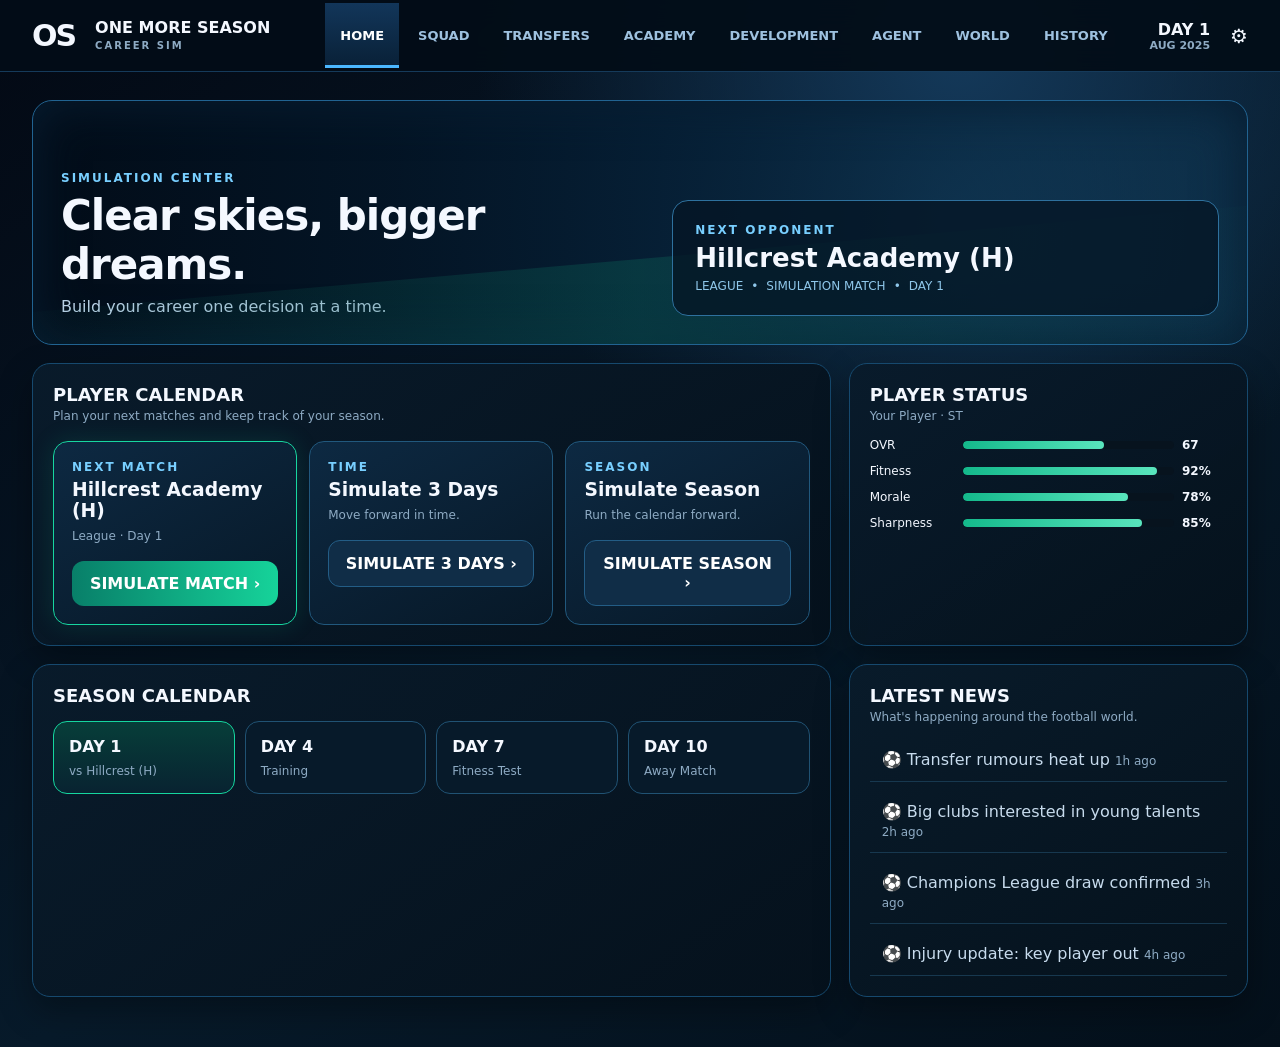
<file: public/index.html>
<!doctype html>
<html lang="sv">
<head>
<meta charset="utf-8">
<meta name="viewport" content="width=device-width,initial-scale=1">
<title>ONE MORE SEASON — Career Sim</title>
<style>
:root{--bg:#06111d;--panel:#091a2a;--panel2:#0d2236;--line:#16466b;--text:#f4f8ff;--muted:#8eabc4;--blue:#4bb7ff;--cyan:#5ee7ff;--green:#18d79b;--gold:#ffd45a}
*{box-sizing:border-box}html,body{margin:0;min-height:100%;font-family:Inter,system-ui,Arial;background:#030b14;color:var(--text)}
body{background:radial-gradient(circle at 75% 5%,#14395a 0,transparent 35%),linear-gradient(145deg,#030914,#071a2a 55%,#04101b);overflow-x:hidden}
button{font:inherit}
.top{height:72px;display:flex;align-items:center;gap:20px;padding:0 32px;background:rgba(3,13,24,.94);border-bottom:1px solid #153a5a;position:sticky;top:0;z-index:10;backdrop-filter:blur(14px)}
.logo{font-size:30px;font-weight:900;letter-spacing:-2px}.brand{font-weight:800;line-height:1.05}.brand small{display:block;font-size:10px;color:var(--muted);letter-spacing:2px;margin-top:4px}
.nav{display:flex;gap:4px;margin-left:35px;flex:1}.nav button{border:0;background:transparent;color:#9ec1df;padding:25px 15px;cursor:pointer;font-weight:800;font-size:13px}.nav button.active{color:#fff;background:linear-gradient(#12365a,#092036);box-shadow:inset 0 -3px var(--blue)}
.day{font-weight:900;text-align:right}.day small{display:block;color:var(--muted);font-size:11px}.gear{font-size:20px}
main{max-width:1500px;margin:auto;padding:28px 32px 50px}.eyebrow{color:#78cfff;font-weight:900;letter-spacing:2px;font-size:12px}.hero{min-height:245px;border:1px solid #216391;border-radius:20px;padding:28px;display:flex;align-items:flex-end;position:relative;overflow:hidden;background:linear-gradient(90deg,rgba(2,12,24,.98) 0%,rgba(4,27,48,.85) 52%,rgba(8,39,63,.45)),radial-gradient(circle at 75% 50%,#1e557b,#071a2b 60%);box-shadow:0 0 50px #071d31 inset}
.hero:after{content:"";position:absolute;inset:auto -5% -65px;height:150px;background:linear-gradient(90deg,transparent,#0c6b5b55,transparent);transform:skewY(-5deg)}
h1{font-size:42px;margin:6px 0 8px;letter-spacing:-1px}.sub{color:#b9d1e6}.opponent{margin-left:auto;width:48%;padding:22px;border:1px solid #2e719e;border-radius:16px;background:rgba(5,21,36,.78);position:relative;z-index:1}.opponent strong{display:block;font-size:26px;margin:6px 0}.chips{display:flex;gap:8px;color:#8fc7ea;font-size:12px}
.grid{display:grid;grid-template-columns:2fr 1fr;gap:18px;margin-top:18px}.panel{background:linear-gradient(145deg,rgba(9,27,43,.96),rgba(5,17,28,.96));border:1px solid #16496e;border-radius:18px;padding:20px;box-shadow:0 14px 35px #0005}.panel h2{font-size:18px;margin:0 0 4px}.muted{color:var(--muted);font-size:12px}.cards{display:grid;grid-template-columns:repeat(3,1fr);gap:12px;margin-top:18px}.card{padding:18px;border:1px solid #21587d;border-radius:15px;background:linear-gradient(150deg,#0d2942,#071827);min-height:145px}.card.active{border-color:#17d6a0;box-shadow:0 0 25px #12c99525}.card h3{margin:5px 0 8px}.action{margin-top:18px;width:100%;border:0;border-radius:12px;padding:13px;background:linear-gradient(90deg,#087f69,#16d39a);color:#fff;font-weight:900;cursor:pointer}.action.secondary{background:#102d47;border:1px solid #235d86}.action:hover{filter:brightness(1.12);transform:translateY(-1px)}
.status{display:grid;gap:12px;margin-top:15px}.row{display:grid;grid-template-columns:85px 1fr 45px;gap:8px;align-items:center;font-size:12px}.bar{height:8px;background:#07131e;border-radius:20px;overflow:hidden}.bar i{display:block;height:100%;background:linear-gradient(90deg,#14b98b,#59e5bd);border-radius:20px}.calendar{display:grid;grid-template-columns:repeat(4,1fr);gap:10px;margin-top:15px}.event{padding:15px;border-radius:14px;border:1px solid #205273;background:#071a2a}.event.today{border-color:#15d69f;background:linear-gradient(#073e39,#082331)}.news{display:grid;gap:8px;margin-top:14px}.news div{padding:12px;border-bottom:1px solid #17384f;color:#c7dbed}.toast{position:fixed;right:24px;bottom:24px;padding:14px 18px;border:1px solid #23658d;background:#071b2b;color:#fff;border-radius:12px;opacity:0;transform:translateY(12px);transition:.25s;z-index:30}.toast.show{opacity:1;transform:none}
.view{display:none}.view.active{display:block}
@media(max-width:1000px){.nav{margin-left:5px}.nav button{padding:25px 8px;font-size:11px}.grid{grid-template-columns:1fr}.opponent{width:55%}}
@media(max-width:720px){.top{padding:0 14px}.brand,.day{display:none}.nav{overflow:auto}.hero{min-height:360px;display:block}.opponent{width:100%;margin-top:25px}.cards,.calendar{grid-template-columns:1fr 1fr}main{padding:18px 14px}h1{font-size:32px}}
@media(max-width:480px){.cards,.calendar{grid-template-columns:1fr}.nav button{min-width:82px}}
</style>
</head>
<body>
<header class="top">
<div class="logo">OS</div><div class="brand">ONE MORE SEASON<small>CAREER SIM</small></div>
<nav class="nav" id="nav"></nav><div class="day">DAY <span id="day">1</span><small id="date">AUG 2025</small></div><div class="gear">⚙</div>
</header>
<main>
<section id="home" class="view active">
<div class="hero"><div><div class="eyebrow">SIMULATION CENTER</div><h1>Clear skies, bigger dreams.</h1><div class="sub">Build your career one decision at a time.</div></div><div class="opponent"><div class="eyebrow">NEXT OPPONENT</div><strong id="opponent">Hillcrest Academy (H)</strong><div class="chips"><span>LEAGUE</span><span>•</span><span>SIMULATION MATCH</span><span>•</span><span id="eventDay">DAY 1</span></div></div></div>
<div class="grid"><section class="panel"><h2>PLAYER CALENDAR</h2><div class="muted">Plan your next matches and keep track of your season.</div><div class="cards"><div class="card active"><div class="eyebrow">NEXT MATCH</div><h3 id="matchName">Hillcrest Academy (H)</h3><div class="muted">League · Day <span id="matchDay">1</span></div><button class="action" onclick="simulateMatch()">SIMULATE MATCH ›</button></div><div class="card"><div class="eyebrow">TIME</div><h3>Simulate 3 Days</h3><div class="muted">Move forward in time.</div><button class="action secondary" onclick="advance(3)">SIMULATE 3 DAYS ›</button></div><div class="card"><div class="eyebrow">SEASON</div><h3>Simulate Season</h3><div class="muted">Run the calendar forward.</div><button class="action secondary" onclick="advance(30)">SIMULATE SEASON ›</button></div></div></section>
<section class="panel"><h2>PLAYER STATUS</h2><div class="muted" id="playerName">Your Player · ST</div><div class="status"><div class="row"><span>OVR</span><div class="bar"><i id="ovrbar" style="width:67%"></i></div><b id="ovr">67</b></div><div class="row"><span>Fitness</span><div class="bar"><i id="fitbar" style="width:92%"></i></div><b id="fit">92%</b></div><div class="row"><span>Morale</span><div class="bar"><i id="morbar" style="width:78%"></i></div><b id="mor">78%</b></div><div class="row"><span>Sharpness</span><div class="bar"><i id="sharpbar" style="width:85%"></i></div><b id="sharp">85%</b></div></div></section></div>
<div class="grid"><section class="panel"><h2>SEASON CALENDAR</h2><div class="calendar" id="calendar"></div></section><section class="panel"><h2>LATEST NEWS</h2><div class="muted">What's happening around the football world.</div><div class="news" id="news"></div></section></div>
</section>
<section id="squad" class="view"><div class="panel"><div class="eyebrow">SQUAD</div><h1>Your Club & Squad</h1><div id="squadList"></div></div></section>
<section id="transfers" class="view"><div class="panel"><div class="eyebrow">TRANSFERS</div><h1>Transfer Center</h1><p class="muted">Rumours, interest and bids will appear here as the career advances.</p><div class="news"><div>Transfer Insider · Young talent attracting attention.</div><div>Scouting network · 4 players shortlisted.</div><div>Contract desk · Negotiation window open.</div></div></div></section>
<section id="academy" class="view"><div class="panel"><div class="eyebrow">ACADEMY</div><h1>Academy</h1><p class="muted">Track youth prospects and development pathways.</p></div></section>
<section id="development" class="view"><div class="panel"><div class="eyebrow">DEVELOPMENT</div><h1>Development</h1><p class="muted">Training focus, progression, form and playing-time effects.</p><button class="action" onclick="toast('Development focus opened')">OPEN DEVELOPMENT LAB</button></div></section>
<section id="agent" class="view"><div class="panel"><div class="eyebrow">AGENT</div><h1>Agent & Money</h1><p class="muted">Contract, wage, bonuses, reputation and career opportunities.</p></div></section>
<section id="world" class="view"><div class="panel"><div class="eyebrow">WORLD</div><h1>Football World</h1><p class="muted">Transfers, injuries, managers and world events move with the calendar.</p></div></section>
<section id="history" class="view"><div class="panel"><div class="eyebrow">HISTORY</div><h1>Career History</h1><p class="muted">Season results, awards, clubs and legacy.</p></div></section>
</main><div class="toast" id="toast"></div>
<script>
const tabs=[['HOME','home'],['SQUAD','squad'],['TRANSFERS','transfers'],['ACADEMY','academy'],['DEVELOPMENT','development'],['AGENT','agent'],['WORLD','world'],['HISTORY','history']];
const nav=document.getElementById('nav'); tabs.forEach(([label,id],i)=>{const b=document.createElement('button');b.textContent=label;b.className=i?'':'active';b.onclick=()=>show(id,b);nav.appendChild(b)});
let state=JSON.parse(localStorage.getItem('omsCareer')||'null')||{day:1,ovr:67,fitness:92,morale:78,sharp:85,wins:0,draws:0,losses:0};
function save(){localStorage.setItem('omsCareer',JSON.stringify(state))}
function show(id,b){document.querySelectorAll('.view').forEach(x=>x.classList.remove('active'));document.getElementById(id).classList.add('active');nav.querySelectorAll('button').forEach(x=>x.classList.remove('active'));b.classList.add('active')}
function toast(s){const t=document.getElementById('toast');t.textContent=s;t.classList.add('show');clearTimeout(window.tt);window.tt=setTimeout(()=>t.classList.remove('show'),1800)}
function advance(n){state.day+=n;state.fitness=Math.max(45,Math.min(100,state.fitness-n*.7+4));state.sharp=Math.max(40,Math.min(100,state.sharp+n*.5));state.morale=Math.max(35,Math.min(100,state.morale+(Math.random()>.5?2:-1)));save();render();toast('Calendar advanced '+n+' days')}
function simulateMatch(){const r=Math.random();if(r<.45)state.wins++;else if(r<.72)state.draws++;else state.losses++;state.day++;state.fitness=Math.max(35,state.fitness-7);state.sharp=Math.min(100,state.sharp+8);state.morale=Math.max(30,Math.min(100,state.morale+(r<.45?5:-2)));if(r>.85&&state.ovr<99)state.ovr++;save();render();toast(r<.45?'MATCH WON':'MATCH SIMULATED')}
function render(){document.getElementById('day').textContent=state.day;document.getElementById('eventDay').textContent='DAY '+state.day;document.getElementById('matchDay').textContent=state.day;document.getElementById('ovr').textContent=state.ovr;document.getElementById('ovrbar').style.width=state.ovr+'%';[['fit',state.fitness],['mor',state.morale],['sharp',state.sharp]].forEach(([id,v])=>{document.getElementById(id).textContent=Math.round(v)+'%';document.getElementById(id+'bar').style.width=v+'%'});document.getElementById('calendar').innerHTML=[0,3,6,9].map((n,i)=>'<div class="event '+(i===0?'today':'')+'"><b>DAY '+(state.day+n)+'</b><div class="muted" style="margin-top:8px">'+(['vs Hillcrest (H)','Training','Fitness Test','Away Match'][i])+'</div></div>').join('');document.getElementById('news').innerHTML=['Transfer rumours heat up','Big clubs interested in young talents','Champions League draw confirmed','Injury update: key player out'].map((x,i)=>'<div>⚽ '+x+' <span class="muted">'+(i+1)+'h ago</span></div>').join('')}
render();
</script></body></html>
</file>
<file: visual-overhaul.css>
/* ONE MORE SEASON — Visual Overhaul v1
   Presentation only: no gameplay or simulation logic. */
:root{
  color-scheme:dark;
  --bg:#07111f;
  --panel:#0d1c2e;
  --panel2:#10243a;
  --line:#223d58;
  --text:#f2f7fc;
  --muted:#9bb0c5;
  --blue:#76caff;
  --green:#65e6bd;
  --gold:#ffd782;
  --oms-border:rgba(146,190,225,.16);
  --oms-shadow:0 18px 48px rgba(0,0,0,.22);
}
html{scroll-behavior:smooth;background:#07111f}
html body{
  margin:0;
  min-height:100vh;
  color:var(--text);
  font-family:Inter,"Segoe UI",Roboto,system-ui,-apple-system,sans-serif;
  letter-spacing:.005em;
  background:
    radial-gradient(ellipse at 14% -10%,rgba(56,112,155,.22),transparent 36%),
    radial-gradient(ellipse at 90% 3%,rgba(67,101,151,.13),transparent 28%),
    linear-gradient(180deg,#081321 0%,#07111e 56%,#060e19 100%);
  -webkit-font-smoothing:antialiased;
  text-rendering:optimizeLegibility;
}
::selection{background:rgba(101,230,189,.32);color:#fff}
button,input,select,textarea{font:inherit}
button{transition:background .18s ease,border-color .18s ease,box-shadow .18s ease,transform .18s ease,color .18s ease}
button:focus-visible,input:focus-visible,select:focus-visible{outline:2px solid var(--green);outline-offset:3px}
a{color:var(--blue)}
.hidden{display:none!important}

/* Career creator */
html body .creator{
  min-height:100vh;
  padding:clamp(16px,4vw,54px);
  background:
    radial-gradient(ellipse at 16% 18%,rgba(46,115,163,.22),transparent 36%),
    radial-gradient(ellipse at 90% 80%,rgba(43,168,137,.10),transparent 31%);
}
html body .creatorCard{
  width:min(1120px,100%);
  grid-template-columns:minmax(0,1.02fr) minmax(0,1fr);
  border:1px solid rgba(144,195,228,.19);
  border-radius:28px;
  background:rgba(10,25,42,.94);
  box-shadow:0 34px 100px rgba(0,0,0,.38),inset 0 1px 0 rgba(255,255,255,.035);
}
html body .intro{
  position:relative;
  isolation:isolate;
  display:flex;
  flex-direction:column;
  justify-content:center;
  padding:clamp(28px,5vw,58px);
  background:
    radial-gradient(circle at 80% 18%,rgba(101,230,189,.13),transparent 28%),
    linear-gradient(150deg,#102c43 0%,#0b1e31 65%,#091727 100%);
}
html body .intro:after{
  content:"";
  position:absolute;z-index:-1;right:-25px;bottom:-62px;
  width:220px;height:220px;border:1px solid rgba(118,202,255,.12);
  border-radius:50%;box-shadow:0 0 0 28px rgba(118,202,255,.025),0 0 0 58px rgba(118,202,255,.018);
}
html body .os{color:var(--green);font-size:clamp(48px,6vw,72px);line-height:.95;letter-spacing:-.075em}
html body .intro h1{max-width:520px;font-size:clamp(34px,4vw,52px);line-height:1.04;letter-spacing:-.045em;margin:24px 0 14px}
html body .intro p{max-width:480px;color:#b5c9dc;line-height:1.75}
html body .form{padding:clamp(24px,4vw,46px)}
html body .form h2{font-size:25px;letter-spacing:-.03em;margin:10px 0 24px}
html body .formGrid{gap:16px}
html body .field{gap:8px}
html body .field label{font-size:10px;letter-spacing:.1em;color:#a7c1d6}
html body .field input,html body .field select{
  min-width:0;width:100%;padding:13px 14px;border-radius:12px;
  color:#f4f8fc;background:#091828;border:1px solid #29465f;
  box-shadow:inset 0 1px 2px rgba(0,0,0,.15);
}
html body .field input:focus,html body .field select:focus{border-color:#65e6bd;box-shadow:0 0 0 3px rgba(101,230,189,.1);outline:0}
html body .start,html body .action{
  min-height:44px;border-radius:12px;padding:12px 16px;
  font-size:11px;letter-spacing:.075em;font-weight:900;
  background:linear-gradient(110deg,#53dbb2,#88f0cf);
  color:#052218;border:1px solid rgba(180,255,227,.42);
  box-shadow:0 7px 20px rgba(66,215,172,.11);
}
html body .start:hover,html body .action:hover{transform:translateY(-1px);filter:brightness(1.045);box-shadow:0 10px 26px rgba(66,215,172,.17)}
html body .start:active,html body .action:active{transform:translateY(0)}
html body .secondary,html body button.secondary{
  color:#deebf6;background:#122a40;border:1px solid #2a4962;box-shadow:none;
}
html body .secondary:hover,html body button.secondary:hover{background:#18364f;border-color:#47718f}
html body .danger,html body button.danger{color:#ffc7cf;background:#3a202c;border-color:#744052;box-shadow:none}
html body .danger:hover,html body button.danger:hover{background:#512a38;border-color:#a2566c}

/* Global frame and navigation */
html body .top{
  height:72px;padding:0 clamp(14px,2.4vw,34px);gap:17px;
  background:rgba(7,17,30,.86);
  border-bottom:1px solid rgba(144,190,220,.14);
  box-shadow:0 8px 28px rgba(0,0,0,.13);
  backdrop-filter:blur(18px) saturate(135%);
}
html body .logo{display:grid;place-items:center;width:39px;height:39px;border-radius:12px;background:linear-gradient(145deg,#143d50,#10283d);border:1px solid rgba(101,230,189,.3);color:var(--green);font-size:22px;letter-spacing:-.08em}
html body .brand{font-size:13px;letter-spacing:.04em}
html body .brand small{color:#83a4bd;font-size:9px;letter-spacing:.19em}
html body .nav{gap:4px;margin-left:10px;scrollbar-width:thin;scrollbar-color:#34506a transparent}
html body .nav button{
  position:relative;flex-shrink:0;padding:13px 12px;border-radius:10px;
  font-size:10px;letter-spacing:.08em;color:#94abc0;
}
html body .nav button:hover{color:#eff8ff;background:rgba(130,180,213,.08)}
html body .nav button.active{
  color:#eafbf5;background:rgba(101,230,189,.105);
  box-shadow:inset 0 0 0 1px rgba(101,230,189,.18);
}
html body .nav button.active:after{
  content:"";position:absolute;bottom:3px;left:34%;right:34%;height:2px;
  border-radius:2px;background:var(--green);box-shadow:0 0 9px rgba(101,230,189,.42);
}
html body .day{padding:8px 11px;border:1px solid rgba(137,183,218,.15);border-radius:11px;background:rgba(16,38,58,.7);font-size:10px;letter-spacing:.09em}
html body .day small{margin-top:4px;color:#8ca8c0;letter-spacing:.04em}
html body .gear{display:grid;place-items:center;width:35px;height:35px;color:#a7bed0;border:1px solid rgba(137,183,218,.15);border-radius:10px;background:rgba(16,38,58,.7)}

/* App layout, headings and backgrounds */
html body #app main{
  max-width:1500px;width:100%;margin:0 auto;
  padding:clamp(16px,2.4vw,34px) clamp(14px,2.5vw,36px) 64px;
}
html body .view{animation:omsSoftEnter .24s ease both}
@keyframes omsSoftEnter{from{opacity:.55;transform:translateY(4px)}to{opacity:1;transform:translateY(0)}}
html body .view>h1,html body .view .panel>h1{font-size:clamp(25px,3vw,35px);line-height:1.12;letter-spacing:-.04em}
html body .eyebrow,.oms-kicker{
  color:#8acfff;font-size:9px;letter-spacing:.17em;font-weight:900;
}
html body .muted{color:#95abc0;line-height:1.55}
html body .layout{gap:16px;margin-top:16px}
html body .panel{
  padding:clamp(16px,2vw,24px);border-radius:19px;
  background:linear-gradient(145deg,rgba(14,31,49,.96),rgba(10,23,37,.98));
  border:1px solid var(--oms-border);
  box-shadow:0 12px 30px rgba(0,0,0,.14),inset 0 1px 0 rgba(255,255,255,.025);
  overflow:hidden;
}
html body .panel:hover{border-color:rgba(118,202,255,.24);box-shadow:0 16px 38px rgba(0,0,0,.19),inset 0 1px 0 rgba(255,255,255,.03)}
html body .panel h2{font-size:16px;line-height:1.35;letter-spacing:-.025em}
html body .hero{
  min-height:238px;gap:24px;align-items:stretch;padding:clamp(22px,3vw,36px);
  border-radius:24px;border:1px solid rgba(118,202,255,.2);
  background:
    radial-gradient(circle at 72% 20%,rgba(101,230,189,.12),transparent 25%),
    radial-gradient(circle at 95% 85%,rgba(118,202,255,.12),transparent 32%),
    linear-gradient(120deg,#102b41 0%,#0b2034 55%,#0b1a2b 100%);
  box-shadow:var(--oms-shadow);align-items:flex-end;
}
html body .hero>div:first-child{display:flex;flex-direction:column;justify-content:flex-end;min-width:0;max-width:54%}
html body .hero h1{font-size:clamp(30px,4vw,49px);line-height:1.03;letter-spacing:-.055em;margin:10px 0 12px}
html body .hero .muted{font-size:13px;max-width:390px}
html body .opponent{
  width:min(430px,46%);align-self:stretch;margin:0 0 0 auto;padding:20px;
  display:flex;flex-direction:column;justify-content:center;gap:5px;
  border:1px solid rgba(132,196,231,.22);border-radius:17px;
  background:rgba(5,18,31,.52);backdrop-filter:blur(8px);
}
html body .opponent strong{font-size:clamp(20px,2.2vw,29px);letter-spacing:-.035em;line-height:1.15}
html body .chips{gap:8px;color:#a4bfd2;font-size:9px;letter-spacing:.07em}

/* Cards, forms, stats and indicators */
html body .cards{grid-template-columns:repeat(3,minmax(0,1fr));gap:12px;margin-top:15px}
html body .card{
  min-width:0;min-height:136px;padding:17px;
  border-radius:15px;border:1px solid rgba(130,181,215,.15);
  background:linear-gradient(150deg,#11273b,#0c1d2f);
  box-shadow:inset 0 1px 0 rgba(255,255,255,.025);
}
html body .card:hover{transform:translateY(-2px);border-color:rgba(118,202,255,.28);box-shadow:0 9px 24px rgba(0,0,0,.14)}
html body .card.active{border-color:rgba(101,230,189,.38);background:linear-gradient(150deg,rgba(19,57,58,.72),#0c2030);box-shadow:inset 0 0 0 1px rgba(101,230,189,.045)}
html body .card h3{font-size:16px;line-height:1.3;letter-spacing:-.025em}
html body .card p{line-height:1.6}
html body .status{gap:16px;margin-top:20px}
html body .row{gap:11px;font-size:11px}
html body .bar{height:7px;border:1px solid rgba(137,181,207,.08);background:#06111d}
html body .bar i{border-radius:20px;background:linear-gradient(90deg,#4cceb0,#a0f1d3)}
html body .calendar{gap:10px;margin-top:16px}
html body .event{padding:15px;border-radius:13px;border:1px solid rgba(130,181,215,.15);background:#0a1b2a;min-height:96px}
html body .event .muted{margin-top:9px!important}
html body .event.today{background:linear-gradient(145deg,rgba(26,81,68,.58),#0c2430);border-color:rgba(101,230,189,.4);box-shadow:inset 0 0 0 1px rgba(101,230,189,.04)}
html body .news{gap:0;margin-top:14px}
html body .news>div{padding:13px 2px;border-bottom:1px solid rgba(130,181,215,.1);color:#d1e0ed;line-height:1.5}
html body .news>div:last-child{border-bottom:0}
html body .toast{border:1px solid rgba(118,202,255,.28);background:rgba(10,28,45,.96);border-radius:13px;box-shadow:var(--oms-shadow);backdrop-filter:blur(14px);color:#eff8ff}
html body .danger{margin-top:20px}

/* Match centre */
html body .match-engine{grid-template-columns:minmax(0,1.2fr) minmax(0,1fr);gap:16px;margin-top:16px}
html body .match-report{
  padding:clamp(17px,2vw,24px);border-radius:19px;
  border:1px solid rgba(118,202,255,.2);
  background:radial-gradient(circle at 90% 0,rgba(118,202,255,.08),transparent 34%),linear-gradient(145deg,#102b40,#0a1a2a);
  box-shadow:var(--oms-shadow);
}
html body .match-report h2{font-size:16px}
html body .match-scoreline{gap:14px;margin:19px 0}
html body .match-team{font-size:11px;line-height:1.45;color:#c3d7e7}
html body .match-score{font-size:clamp(29px,3.5vw,42px);letter-spacing:.02em}
html body .match-rating{flex-shrink:0;border-radius:10px;padding:8px 11px;background:rgba(101,230,189,.11);border:1px solid rgba(101,230,189,.24);color:#a7f3d8;font-size:11px}
html body .match-stat-grid{gap:9px}
html body .match-stat{padding:13px;border-radius:13px;border:1px solid rgba(130,181,215,.12);background:rgba(6,20,32,.48)}
html body .match-stat .muted{font-size:10px}
html body .match-stat b{font-size:21px;letter-spacing:-.04em}
html body .match-events{gap:8px;margin-top:15px}
html body .match-event{padding:11px 12px;border-radius:0 10px 10px 0;background:rgba(9,28,43,.8);font-size:11px;line-height:1.45}
html body .match-event.dim{border-color:#476985}
html body .match-form{gap:6px;margin-top:12px}
html body .match-form span{padding:6px 9px;border-radius:7px;font-size:9px}

/* Clean simulation bar and competition centre */
html body .oms-simbar{
  padding:20px;border-radius:19px;border:1px solid var(--oms-border);
  background:linear-gradient(145deg,#0e2033,#0a1929);
  box-shadow:var(--oms-shadow);
}
html body .oms-simhead{align-items:center}
html body .oms-simtitle{font-size:17px;letter-spacing:-.025em}
html body .oms-simday{font-size:23px;color:var(--green);letter-spacing:-.045em}
html body .oms-simsub{font-size:11px;line-height:1.5}
html body .oms-simcontrols{gap:8px;margin-top:16px}
html body .oms-simbtn{
  padding:10px 13px;border-radius:10px;border:1px solid rgba(134,181,211,.18);
  background:#12283d;color:#d2e3ef;font-size:10px;letter-spacing:.055em;
}
html body .oms-simbtn:hover{background:#1a3850;border-color:rgba(118,202,255,.35);transform:translateY(-1px)}
html body .oms-simbtn.primary{background:#65e6bd;border-color:#65e6bd;color:#08251c}
html body .oms-custom input{border:1px solid rgba(134,181,211,.22);background:#081728;border-radius:9px}
html body .oms-simnote{border-radius:10px;background:rgba(5,17,29,.65);padding:10px 12px;line-height:1.5}
html body .oms-comp-box{border-color:var(--oms-border);border-radius:17px;background:linear-gradient(145deg,#0d1f31,#091725);padding:18px}
html body .oms-comp-title{font-size:clamp(22px,3vw,31px);letter-spacing:-.04em}
html body .oms-select{border-radius:11px;padding:12px;background:#0a1a2b;border-color:#2a4761}
html body .oms-tabs{gap:8px;margin-top:18px}
html body .oms-tab{border-radius:10px;background:#10253a;border-color:rgba(130,181,215,.17);padding:10px 13px}
html body .oms-tab.active{background:rgba(101,230,189,.13);border-color:rgba(101,230,189,.36);color:#c5f9e5}
html body .oms-table{font-size:11px}
html body .oms-table th{padding:11px 8px;color:#8caec7;font-size:9px;letter-spacing:.08em}
html body .oms-table td{padding:12px 8px;border-bottom-color:rgba(130,181,215,.1)}
html body .oms-table tr.user td{background:rgba(101,230,189,.1);color:#effff8}
html body .oms-side-item,html body .oms-cup{padding:14px;border-radius:12px;background:#0b1c2c;border-color:rgba(130,181,215,.13)}
html body .oms-side-item small{line-height:1.5}
html body .oms-profile-grid{gap:12px}
html body .oms-profile-stat{padding:16px;border-radius:14px;border-color:rgba(130,181,215,.14);background:linear-gradient(145deg,#11273b,#0b1a2a)}
html body .oms-profile-stat span{color:#9bb5ca;font-size:9px;letter-spacing:.13em}
html body .oms-profile-stat b{font-size:23px;letter-spacing:-.04em}

/* Tabs and generated content */
html body #app main .view>.panel:first-child{margin-bottom:16px}
html body #journey .cards{gap:12px}
html body #journey #omsJourneyChoices.cards{grid-template-columns:repeat(2,minmax(0,1fr))}
html body #journey #omsJourneyProfile.cards{grid-template-columns:repeat(3,minmax(0,1fr))}
html body #journey .layout{grid-template-columns:minmax(0,1.4fr) minmax(0,1fr);gap:16px}
html body #journey .panel .panel{background:#0a1b2c;border-color:rgba(130,181,215,.14)}
html body #transfers .row{grid-template-columns:minmax(0,1fr) auto}
html body #transfers .row strong{font-size:12px;color:#e3eef7}
html body #history .row{grid-template-columns:minmax(130px,.55fr) minmax(0,1fr)}
html body #squad .news>div{line-height:1.6}

/* Scrolling and responsive balance */
html body ::-webkit-scrollbar{width:8px;height:8px}
html body ::-webkit-scrollbar-track{background:rgba(4,13,23,.4);border-radius:8px}
html body ::-webkit-scrollbar-thumb{background:#29465e;border-radius:8px}
html body ::-webkit-scrollbar-thumb:hover{background:#41647e}
@media(max-width:1050px){
  html body .top{gap:10px}
  html body .brand{display:none}
  html body .nav{margin-left:0}
  html body .nav button{padding:12px 10px}
  html body .layout,html body #journey .layout{grid-template-columns:1fr}
  html body .match-engine{grid-template-columns:1fr}
}
@media(max-width:760px){
  html body .creatorCard{grid-template-columns:1fr;border-radius:21px}
  html body .intro{padding:28px}
  html body .intro h1{font-size:38px;margin-top:18px}
  html body .form{padding:24px}
  html body .top{height:auto;min-height:64px;flex-wrap:wrap;padding:10px 12px;gap:9px}
  html body .logo{width:34px;height:34px;font-size:19px}
  html body .nav{order:5;flex-basis:100%;width:100%;margin:0;padding:1px 0 2px;gap:4px}
  html body .nav button{padding:10px 11px;font-size:9px}
  html body .day{margin-left:auto;padding:6px 8px;font-size:9px}
  html body .gear{width:32px;height:32px}
  html body #app main{padding:14px 12px 38px}
  html body .hero{display:flex;flex-direction:column;align-items:stretch;min-height:0;padding:22px;gap:18px;border-radius:20px}
  html body .hero>div:first-child{max-width:none}
  html body .hero h1{font-size:34px}
  html body .opponent{width:100%;margin:0;padding:16px}
  html body .cards,html body #journey .cards,html body #journey #omsJourneyProfile.cards{grid-template-columns:1fr}
  html body #journey #omsJourneyChoices.cards{grid-template-columns:1fr}
  html body .panel{border-radius:16px;padding:16px}
  html body .match-stat-grid{grid-template-columns:repeat(2,minmax(0,1fr))}
  html body .oms-profile-grid{grid-template-columns:repeat(2,minmax(0,1fr))}
  html body .oms-simbar{padding:15px}
  html body .oms-simhead{align-items:flex-start}
  html body .oms-simday{font-size:20px}
  html body .oms-simcontrols{grid-template-columns:repeat(2,minmax(0,1fr))}
  html body .oms-custom{margin-left:0}
  html body .oms-comp-head{align-items:stretch}
  html body .oms-select{width:100%;min-width:0}
}
@media(max-width:430px){
  html body .day{display:none}
  html body .oms-profile-grid{grid-template-columns:1fr}
  html body .match-scoreline{gap:7px}
  html body .match-score{font-size:28px}
  html body .match-team{font-size:10px}
  html body .row{grid-template-columns:62px minmax(0,1fr) 34px}
}
@media(prefers-reduced-motion:reduce){
  html{scroll-behavior:auto}
  *,*:before,*:after{animation-duration:.01ms!important;animation-iteration-count:1!important;transition-duration:.01ms!important}
}
</file>
<file: transfer-center.css>
/* Player Career transfer desk, styled to match the current dark career UI. */
#transfers .oms-transfer-head{display:flex;align-items:flex-start;justify-content:space-between;gap:16px}
#transfers .oms-transfer-head h1{margin:4px 0 5px}
#transfers .oms-transfer-status,#transfers .oms-transfer-count{display:inline-flex;align-items:center;justify-content:center;padding:7px 10px;border:1px solid rgba(101,230,189,.26);border-radius:999px;background:rgba(101,230,189,.09);color:#a5f2d7;font-size:10px;font-weight:900;letter-spacing:.06em;white-space:nowrap}
#transfers .oms-transfer-grid{display:grid;grid-template-columns:repeat(2,minmax(0,1fr));gap:14px;margin-top:14px}
#transfers .oms-transfer-overview{grid-column:1/-1}
#transfers .oms-transfer-kpis{display:grid;grid-template-columns:repeat(4,minmax(0,1fr));gap:9px;margin-top:16px}
#transfers .oms-transfer-kpis>div,#transfers .oms-transfer-terms>div{min-width:0;padding:12px;border:1px solid rgba(146,190,225,.13);border-radius:10px;background:rgba(5,15,25,.42)}
#transfers .oms-transfer-kpis small,#transfers .oms-transfer-terms small{display:block;color:#8fa9bd;font-size:9px;font-weight:800;letter-spacing:.08em}
#transfers .oms-transfer-kpis b,#transfers .oms-transfer-terms b{display:block;margin-top:5px;color:#edf6fc;font-size:14px;overflow-wrap:anywhere}
#transfers .oms-transfer-coach{display:grid;grid-template-columns:minmax(0,1fr) auto;align-items:center;gap:14px;margin-top:14px;padding:15px;border:1px solid rgba(118,202,255,.16);border-radius:12px;background:rgba(8,27,43,.56)}
#transfers .oms-transfer-coach h3,#transfers .oms-transfer-coach p{margin:4px 0}
#transfers .oms-transfer-coach>.action{width:auto;margin:0}
#transfers .oms-transfer-section-title{display:flex;align-items:center;justify-content:space-between;gap:12px;margin-bottom:12px}
#transfers .oms-transfer-section-title h2,#transfers .oms-transfer-block h2{margin:4px 0}
#transfers .oms-transfer-inbox,#transfers .oms-transfer-list,#transfers .oms-transfer-offers{display:grid;gap:9px}
#transfers .oms-transfer-message{padding:12px;border:1px solid rgba(146,190,225,.12);border-radius:10px;background:rgba(5,15,25,.38)}
#transfers .oms-transfer-message.unread{border-color:rgba(101,230,189,.34);background:rgba(18,54,52,.24)}
#transfers .oms-transfer-message>div{display:flex;align-items:center;gap:7px}
#transfers .oms-transfer-message>div small,#transfers .oms-transfer-offer-head small{color:#8fa9bd;font-size:10px}
#transfers .oms-transfer-message>b{display:block;margin-top:7px;font-size:13px}
#transfers .oms-transfer-message p{margin:5px 0 0;color:#aec2d2;font-size:12px;line-height:1.5}
#transfers .oms-transfer-type{display:inline-block;padding:4px 7px;border-radius:999px;background:rgba(118,202,255,.12);color:#a8ddff;font-size:9px;font-weight:900;letter-spacing:.06em;text-transform:uppercase}
#transfers .oms-transfer-type.loan{background:rgba(255,215,130,.13);color:#ffdf9e}
#transfers .oms-transfer-block{margin-top:14px}
#transfers .oms-transfer-offers{grid-template-columns:repeat(2,minmax(0,1fr))}
#transfers .oms-transfer-offer{min-width:0;padding:15px;border:1px solid rgba(118,202,255,.2);border-radius:13px;background:linear-gradient(145deg,rgba(13,37,57,.86),rgba(7,20,32,.9))}
#transfers .oms-transfer-offer-head{display:flex;align-items:flex-start;justify-content:space-between;gap:12px}
#transfers .oms-transfer-offer-head h3{margin:7px 0 2px;font-size:17px}
#transfers .oms-transfer-fee{display:block;text-align:right;color:#a8f0d2;font-size:16px;white-space:nowrap}
#transfers .oms-transfer-fee small{display:block;margin-top:4px;font-weight:500}
#transfers .oms-transfer-terms{display:grid;grid-template-columns:repeat(3,minmax(0,1fr));gap:7px;margin-top:14px}
#transfers .oms-transfer-terms b{font-size:12px}
#transfers .oms-transfer-actions{display:grid;grid-template-columns:1fr 1fr 1fr;gap:7px;margin-top:13px}
#transfers .oms-transfer-actions .action{margin:0;padding:10px 7px;font-size:10px}
#transfers .oms-transfer-actions .action.secondary{color:#c6d7e4}
#transfers .oms-transfer-counter{margin-top:13px}
#transfers .oms-transfer-counter label,#transfers .oms-transfer-coach-form label{display:block;margin:0 0 6px;color:#a9c0d2;font-size:11px;font-weight:800}
#transfers .oms-transfer-counter>div{display:flex;gap:8px}
#transfers .oms-transfer-counter input,#transfers .oms-transfer-coach-form select{min-width:0;padding:10px;border:1px solid rgba(146,190,225,.2);border-radius:9px;background:#081827;color:#eff6fb}
#transfers .oms-transfer-counter input{flex:1}
#transfers .oms-transfer-counter .action{width:auto;margin:0}
#transfers .oms-transfer-coach-form{grid-column:1/-1;display:grid;gap:8px;padding-top:13px}
#transfers .oms-transfer-coach-form select{width:100%}
#transfers .oms-transfer-coach-form .action{width:auto;justify-self:start;margin:3px 0 0}
#transfers .oms-transfer-list article{display:flex;align-items:center;justify-content:space-between;gap:12px;padding:11px;border:1px solid rgba(146,190,225,.12);border-radius:9px;background:rgba(5,15,25,.35)}
#transfers .oms-transfer-list article small{display:block;margin-top:4px;color:#8fa9bd;font-size:10px}
#transfers .oms-interest-level,#transfers .oms-transfer-rumour{font-size:9px;font-weight:900;letter-spacing:.05em;white-space:nowrap}
#transfers .oms-interest-level.strong{color:#8ef0c4}#transfers .oms-interest-level.medium{color:#ffdc8b}#transfers .oms-interest-level.early{color:#a9c3d5}#transfers .oms-transfer-rumour{color:#ffdc8b}
#transfers .oms-transfer-empty{padding:14px;border:1px dashed rgba(146,190,225,.18);border-radius:10px;color:#9bb0c5;font-size:12px;line-height:1.5}
#transfers .oms-transfer-reactions{display:grid;gap:8px;margin-top:10px}
#transfers .oms-transfer-reactions article{display:grid;grid-template-columns:86px minmax(0,1fr) auto;align-items:start;gap:11px;padding:12px;border:1px solid rgba(146,190,225,.13);border-radius:10px;background:rgba(5,15,25,.4)}
#transfers .oms-transfer-reactions article>span{font-size:9px;font-weight:900;letter-spacing:.08em}
#transfers .oms-transfer-reactions article.positive>span{color:#8ef0c4}#transfers .oms-transfer-reactions article.negative>span{color:#ff9da4}#transfers .oms-transfer-reactions article.neutral>span{color:#ffdc8b}
#transfers .oms-transfer-reactions p{margin:4px 0 0;color:#b5c8d7;font-size:12px;line-height:1.5}
#transfers .oms-transfer-reactions small{color:#8fa9bd;font-size:9px}
.oms-transfer-overlay{position:fixed;inset:0;z-index:1000;display:grid;place-items:center;padding:18px;background:rgba(1,7,13,.78);backdrop-filter:blur(7px)}
.oms-transfer-mail{width:min(520px,100%);padding:22px;border:1px solid rgba(118,202,255,.32);border-radius:17px;background:linear-gradient(145deg,#10253a,#071522);box-shadow:0 25px 90px rgba(0,0,0,.52)}
.oms-transfer-mailtop{display:flex;justify-content:space-between;align-items:center;margin:-3px 0 20px;color:#a9ddfb;font-size:10px;font-weight:900;letter-spacing:.1em}
.oms-transfer-mailtop button{width:30px;height:30px;border:1px solid rgba(146,190,225,.18);border-radius:8px;background:#0a1927;color:#d9e6ef;font-size:20px}
.oms-transfer-mail .eyebrow{color:#65e6bd;font-size:9px;font-weight:900;letter-spacing:.12em}
.oms-transfer-mail h2{margin:8px 0;font-size:23px;letter-spacing:-.03em}
.oms-transfer-mail p{color:#b4c7d6;font-size:13px;line-height:1.65}
.oms-transfer-mailactions{display:flex;gap:8px;margin-top:20px}
.oms-transfer-mailactions .action{width:auto;margin:0}.oms-transfer-mailactions .secondary{color:#cbd9e4}
#nav button.oms-transfer-unread:after{content:attr(data-unread);display:inline-grid;place-items:center;min-width:16px;height:16px;margin-left:5px;padding:0 4px;border-radius:99px;background:#65e6bd;color:#06231c;font-size:9px;font-weight:900}
@media(max-width:760px){#transfers .oms-transfer-head{display:block}#transfers .oms-transfer-status{margin-top:8px}#transfers .oms-transfer-grid,#transfers .oms-transfer-offers{grid-template-columns:1fr}#transfers .oms-transfer-kpis{grid-template-columns:repeat(2,minmax(0,1fr))}#transfers .oms-transfer-overview{grid-column:auto}#transfers .oms-transfer-coach{grid-template-columns:1fr}#transfers .oms-transfer-coach>.action{width:100%}#transfers .oms-transfer-actions{grid-template-columns:1fr}#transfers .oms-transfer-reactions article{grid-template-columns:1fr}#transfers .oms-transfer-mailactions{flex-direction:column}#transfers .oms-transfer-mailactions .action{width:100%}}
</file>
